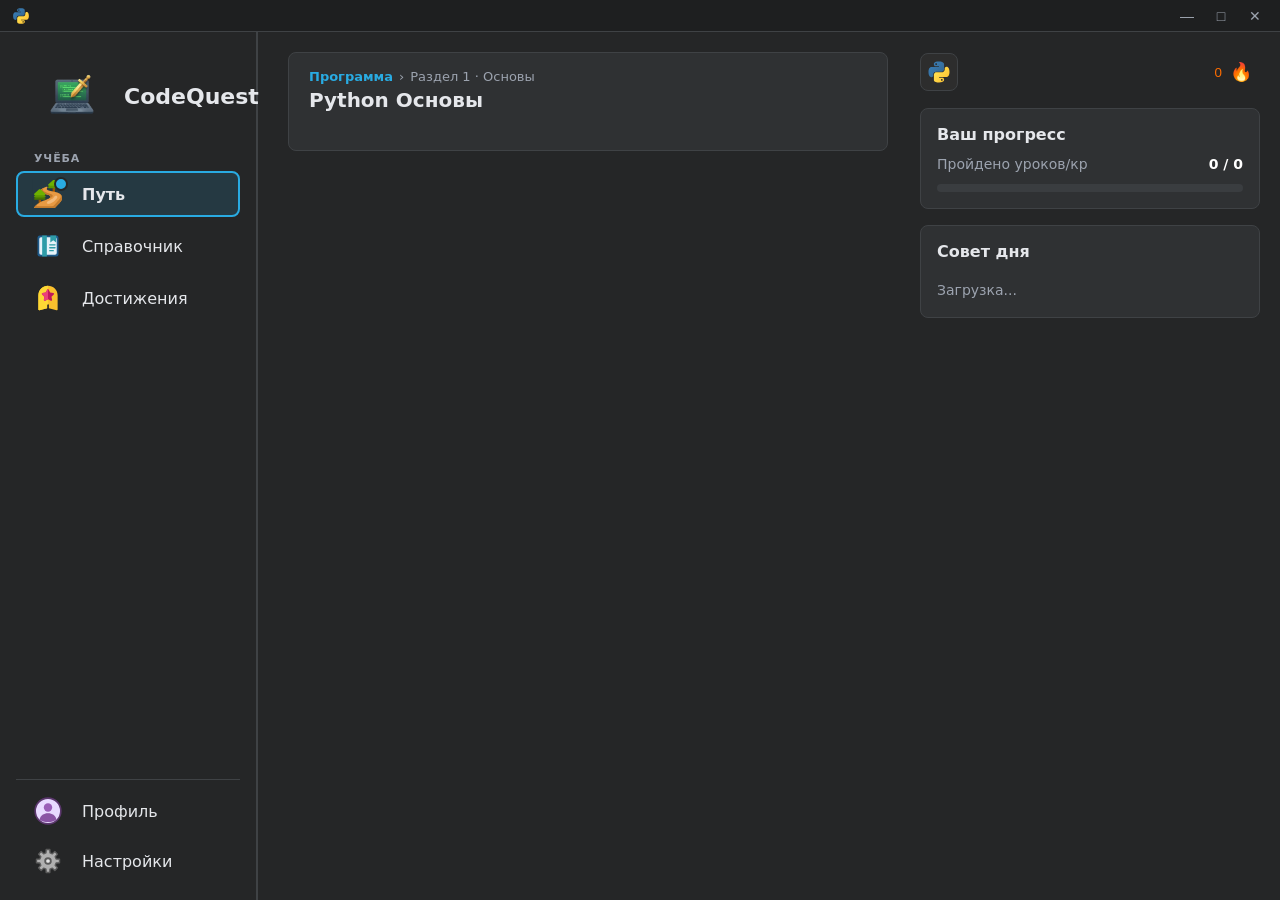
<file: web/index.html>
<!DOCTYPE html>
<html lang="ru">
<head>
  <script src="update.js"></script>
  <meta charset="utf-8">
  <title>CodeQuest</title>
  <link rel="stylesheet" href="style.css">
  <script src="i18n.js"></script>
  <script src="drag.js"></script>
  <script src="toast.js"></script>
  <style>
    .node-top, .node-icon { transition: top 0.2s cubic-bezier(0.175, 0.885, 0.32, 1.275); }
    .node:hover .node-top { top: 2px; }
    .node:hover .node-icon { top: 14px; }
    .node.pressed .node-top { top: 6px; }
    .node.pressed .node-icon { top: 18px; }
    .node-container.active-tooltip { z-index: 10 !important; }
    .node-tooltip {
      position: absolute; top: calc(100% + 12px); left: 50%;
      transform: translateX(-50%) translateY(-10px) scale(0.9);
      background: var(--bg-card); border: var(--border-primary); border-radius: 8px;
      padding: 16px; width: 220px; text-align: center; opacity: 0; visibility: hidden;
      transition: all 0.2s cubic-bezier(0.175, 0.885, 0.32, 1.275);
      box-shadow: 0 4px 15px rgba(0,0,0,0.7); pointer-events: none; -webkit-app-region: no-drag;
    }
    .node-tooltip::before {
      content: ''; position: absolute; top: -8px; left: 50%; transform: translateX(-50%);
      border-width: 0 8px 8px 8px; border-style: solid; border-color: transparent transparent var(--bg-card) transparent;
    }
    .node-tooltip.show { opacity: 1; visibility: visible; transform: translateX(-50%) translateY(0) scale(1); pointer-events: auto; }
    .node-tooltip h4 { margin: 0 0 4px 0; font-size: 14px; color: var(--text-white); white-space: normal; word-wrap: break-word; line-height: 1.3; }
    .node-tooltip .status-text { margin: 0 0 12px 0; font-size: 12px; color: var(--text-secondary); }
    .node-tooltip .btn-continue { background: var(--brand-primary); color: white; border: none; padding: 8px 12px; border-radius: 4px; cursor: pointer; font-weight: bold; width: 100%; font-family: inherit; font-size: 14px; }
    .node-tooltip .btn-continue:hover { background: var(--brand-deep); }
  </style>
</head>
<body>
<div id="app-container">
  <div class="titlebar">
    <div class="titlebar-left"><img src="icons/python.svg" class="titlebar-icon" alt="Icon"></div>
    <div class="titlebar-right">
      <button class="titlebar-btn" onclick="pywebview.api.minimize_window()">—</button>
      <button class="titlebar-btn" onclick="pywebview.api.toggle_maximize()">□</button>
      <button class="titlebar-btn btn-close" onclick="pywebview.api.close_window()">✕</button>
    </div>
  </div>

  <div class="layout">
    <aside class="sidebar-main">
      <a class="sidebar-logo" href="#">
        <img src="icons/logo.png" alt="Logo" width="80" height="80" onerror="this.style.display='none'">
        <span class="sidebar-logo-text">CodeQuest</span>
      </a>
      <nav class="sidebar-scroll">
        <section class="sidebar-group">
          <h2 class="sidebar-group-label" data-i18n="nav_learn">Учёба</h2>
          <a class="sidebar-item sidebar-item-active" href="index.html"><img src="icons/journey.svg" width="28" height="28" alt=""><span data-i18n="nav_path">Путь</span><span class="sidebar-dot"></span></a>
          <a class="sidebar-item" href="cheatsheet.html"><img src="icons/sprav.svg" width="28" height="28" alt=""><span data-i18n="nav_cheatsheet">Справочник</span></a>
          <a class="sidebar-item" href="achievements.html"><img src="icons/achievement.svg" width="28" height="28" alt=""><span data-i18n="nav_achievements">Достижения</span></a>
        </section>
      </nav>
      <div class="sidebar-footer">
        <a class="sidebar-item" href="profile.html"><img src="icons/profile.svg" width="28" height="28" alt=""><span data-i18n="nav_profile">Профиль</span></a>
        <a class="sidebar-item" href="settings.html"><img src="icons/settings.svg" width="28" height="28" alt=""><span data-i18n="nav_settings">Настройки</span></a>
      </div>
    </aside>

    <main class="main">
      <header class="main-header" id="main-header">
        <div class="main-header-text">
          <nav class="breadcrumbs"><a href="#" class="breadcrumbs-link" data-i18n="breadcrumb_program">Программа</a><span class="breadcrumbs-sep">›</span><span class="breadcrumbs-current" id="breadcrumb-chapter" data-i18n="breadcrumb_section">Раздел 1 · Основы</span></nav>
          <h1 class="main-title" id="main-title" data-i18n="title_main">Python Основы</h1>
          <div class="main-subtitle" id="header-lesson"></div>
        </div>
      </header>
      <div class="main-body" id="map-container" style="position: relative;"></div>
    </main>

    <aside class="right-panel">
      <div class="stats-bar" style="display: flex; align-items: center; gap: 12px;">
        <!-- ПЕРЕКЛЮЧАТЕЛЬ ЯЗЫКОВ -->
        <div class="lang-selector" id="lang-selector">
          <button class="lang-trigger" id="lang-trigger">
            <img src="icons/python.svg" alt="Python" onerror="this.style.display='none'">
          </button>

          <div class="lang-menu" id="lang-menu">
            <div class="lang-item" onclick="changeLanguage('python', 'icons/python.svg')">
              <img src="icons/python.svg" alt="Python" onerror="this.style.display='none'">
              <div class="lang-bubble"><h4>Python</h4></div>
            </div>
            <div class="lang-item" onclick="changeLanguage('java', 'icons/java.svg')">
              <img src="icons/java.svg" alt="Java" onerror="this.style.display='none'">
              <div class="lang-bubble"><h4>Java</h4></div>
            </div>
            <div class="lang-item" onclick="changeLanguage('cpp', 'icons/cplusplus.svg')">
              <img src="icons/cplusplus.svg" alt="C++" onerror="this.style.display='none'">
              <div class="lang-bubble"><h4>C++</h4></div>
            </div>
            <div class="lang-item" onclick="changeLanguage('c', 'icons/c.svg')">
              <img src="icons/c.svg" alt="C" onerror="this.style.display='none'">
              <div class="lang-bubble"><h4>C</h4></div>
            </div>
            <div class="lang-item" onclick="changeLanguage('javascript', 'icons/javascript.svg')">
              <img src="icons/javascript.svg" alt="JavaScript" onerror="this.style.display='none'">
              <div class="lang-bubble"><h4>JavaScript</h4></div>
            </div>
            <div class="lang-item" onclick="changeLanguage('html', 'icons/html.svg')">
              <img src="icons/html.svg" alt="HTML" onerror="this.style.display='none'">
              <div class="lang-bubble"><h4>HTML</h4></div>
            </div>
            <div class="lang-item" onclick="changeLanguage('css', 'icons/css.svg')">
              <img src="icons/css.svg" alt="CSS" onerror="this.style.display='none'">
              <div class="lang-bubble"><h4>CSS</h4></div>
            </div>
            <div class="lang-item" onclick="changeLanguage('prog', 'icons/prog.svg')">
              <img src="icons/prog.svg" alt="General Code" onerror="this.style.display='none'">
              <div class="lang-bubble"><h4>General Code</h4></div>
            </div>
          </div>
        </div>

        <!-- Огонек -->
        <button class="stat-item stat-streak" id="streak-widget">
          <span class="stat-val" id="streak-count">0</span>
          <span id="streak-icon" style="font-size: 18px;">🔥</span>
        </button>
      </div>

      <div class="widget" style="display: flex; flex-direction: column; gap: 12px;">
        <h3 style="margin: 0; font-size: 16px; font-weight: bold;" data-i18n="progress_title">Ваш прогресс</h3>
        <div style="display: flex; justify-content: space-between; font-size: 14px; color: var(--text-secondary);">
          <span data-i18n="progress_lessons">Пройдено уроков/кр</span>
          <span id="progress-text" style="font-weight: bold; color: #fff;">0 / 0</span>
        </div>
        <div class="progress" style="height: 8px;"><div class="progress-fill" id="progress-bar" style="width: 0%; background: var(--product-xp-color);"></div></div>
        <button id="continue-btn" class="btn btn-run" style="width: 100%; justify-content: center; margin-top: 8px; display: none;" onclick="continueLearning()"><span data-i18n="btn_continue">▶ Продолжить</span></button>
      </div>
      <div class="widget">
        <h3 style="margin: 0 0 8px 0; font-size: 16px; font-weight: bold;" data-i18n="tip_title">Совет дня</h3>
        <p id="tip-text" style="margin: 0; font-size: 14px; color: var(--text-secondary); line-height: 1.4;">Загрузка...</p>
      </div>
    </aside>
  </div>
</div>

<script>
  // --- ЛОГИКА ВЫПАДАЮЩЕГО МЕНЮ ЯЗЫКОВ ---
  document.addEventListener('DOMContentLoaded', () => {
    const langTrigger = document.getElementById('lang-trigger');
    const langMenu = document.getElementById('lang-menu');

    if (langTrigger && langMenu) {
      langTrigger.addEventListener('click', (e) => {
        e.stopPropagation();
        langMenu.classList.toggle('open');
      });

      document.addEventListener('click', () => {
        langMenu.classList.remove('open');
      });
    }
  });

  async function changeLanguage(langCode, iconSrc) {
    const langTriggerImg = document.querySelector('#lang-trigger img');
    if (langTriggerImg) langTriggerImg.src = iconSrc;

    const titlebarIcon = document.querySelector('.titlebar-icon');
    if (titlebarIcon) titlebarIcon.src = iconSrc;

    const langMenu = document.getElementById('lang-menu');
    if (langMenu) langMenu.classList.remove('open');

    const res = await pywebview.api.set_active_lang(langCode);
    if (res && res.success) {
      // Карта другого курса имеет другую геометрию: сохранённый скролл
      // предыдущего языка уводит в пустоту, поэтому сбрасываем его.
      localStorage.removeItem('mapScrollY');
      window.location.reload();
    } else {
      showToast("Ошибка при смене языка", "error");
    }
  }

  // --- ОСНОВНАЯ ЛОГИКА ---
  let allNodes = [], mapDiv = document.getElementById('map-container'), currentLessonLink = null;

  window.addEventListener('pywebviewready', async () => {
    await applyLanguage();

    await checkForUpdatesAndShowBanner();

    // --- Проверка обновлений ---
    try {
      const updateInfo = await pywebview.api.check_updates();
      if (updateInfo && updateInfo.update_available) {
        showToast(
                `Доступно обновление: v${updateInfo.version}!`,
                'success',
                'Нажмите, чтобы скачать с GitHub',
                ''
        );
        // Делаем тост кликабельным
        setTimeout(() => {
          const toasts = document.querySelectorAll('#toast-container .toast');
          if (toasts.length > 0) {
            const lastToast = toasts[toasts.length - 1];
            lastToast.style.cursor = 'pointer';
            lastToast.onclick = () => {
              pywebview.api.open_url(updateInfo.url);
              lastToast.remove();
            };
          }
        }, 100);
      }
    } catch (e) {
      console.log("Ошибка проверки обновлений:", e);
    }

    const savedProgress = await pywebview.api.load_data();

    // Применяем тему (если выбрана светлая)
    if (savedProgress.settings_app_theme === 'light') {
      document.body.classList.add('light-theme');
    }

    const activeLang = await pywebview.api.get_active_lang();
    const langIcons = {
      "python": "icons/python.svg", "java": "icons/java.svg", "cpp": "icons/cplusplus.svg",
      "c": "icons/c.svg", "javascript": "icons/javascript.svg", "html": "icons/html.svg",
      "css": "icons/css.svg", "prog": "icons/prog.svg"
    };
    const activeIcon = langIcons[activeLang] || "icons/python.svg";
    document.querySelector('#lang-trigger img').src = activeIcon;
    document.querySelector('.titlebar-icon').src = activeIcon;


    // Заголовок страницы показывал «Python Основы» даже для Java/C++.
    const langNames = {
      "python": "Python", "java": "Java", "cpp": "C++", "c": "C",
      "javascript": "JavaScript", "html": "HTML", "css": "CSS", "prog": "General Code"
    };
    const mainTitle = document.getElementById('main-title');
    if (mainTitle) {
      const langName = langNames[activeLang] || "Python";
      mainTitle.textContent = savedProgress.settings_lang === 'en'
        ? `${langName} Basics`
        : `${langName} Основы`;
      mainTitle.removeAttribute('data-i18n');
    }

    // --- Совет дня ---
    const tips = {
      ru: [
        "В Python можно менять значения переменных местами одной строкой: a, b = b, a",
        "Используйте f-строки для форматирования: f'Привет, {name}!'",
        "Функция enumerate() возвращает и индекс, и значение элемента списка.",
        "Списки можно складывать: [1, 2] + [3, 4] = [1, 2, 3, 4]",
        "Не забывайте про отступы — в Python они являются частью синтаксиса!",
        "Срезы (slices) могут менять список: nums[1:3] = [10, 20].",
        "Кортежи (tuple) неизменяемы, их можно использовать как ключи в словарях.",
        "Конструкция with автоматически закрывает файл, даже если произошла ошибка.",
        "Функция zip() позволяет идти по двум спискам одновременно: for x, y in zip(list1, list2).",
        "В Python есть тернарный оператор: result = 'Да' if x > 0 else 'Нет'.",
        "Используйте any() и all() для быстрой проверки списка на условия.",
        "Словари можно объединять оператором | (с версии Python 3.9): dict1 | dict2.",
        "Моржовый оператор (:=) позволяет присвоить значение и сразу проверить его в if.",
        "Аннотации типов (def func(a: int) -> str:) не влияют на работу, но помогают IDE.",
        "Конструкция if __name__ == '__main__': нужна, чтобы код запускался только при прямом вызове.",
        "collections.Counter — лучший способ быстро посчитать количество элементов в списке.",
        "Списковые включения (list comprehensions) работают быстрее, чем обычный цикл for.",
        "Строки в Python неизменяемы. Для сборки строк лучше использовать list и ''.join(list).",
        "*args и **kwargs позволяют передавать в функцию любое количество аргументов.",
        "Встроенная функция dir() покажет все доступные методы и атрибуты объекта."
      ],
      en: [
        "You can swap variables in one line: a, b = b, a",
        "Use f-strings for formatting: f'Hello, {name}!'",
        "The enumerate() function returns both index and value.",
        "Lists can be concatenated: [1, 2] + [3, 4] = [1, 2, 3, 4]",
        "Don't forget indentation — it's part of Python syntax!",
        "Slices can modify lists: nums[1:3] = [10, 20].",
        "Tuples are immutable and can be used as dictionary keys.",
        "The with statement automatically closes files, even on error.",
        "The zip() function lets you iterate over two lists at once.",
        "Python has a ternary operator: result = 'Yes' if x > 0 else 'No'.",
        "Use any() and all() for quick list condition checks.",
        "Dictionaries can be merged with the | operator (Python 3.9+).",
        "The walrus operator (:=) assigns and checks a value in one go.",
        "Type hints (def func(a: int) -> str:) don't affect runtime but help IDEs.",
        "The if __name__ == '__main__': block runs code only when executed directly.",
        "collections.Counter is the best way to count items in a list.",
        "List comprehensions are faster than standard for loops.",
        "Strings are immutable. Use list and ''.join(list) for efficient concatenation.",
        "*args and **kwargs allow passing a variable number of arguments.",
        "The built-in dir() function shows all methods and attributes of an object."
      ]
    };
    const currentLang = savedProgress.settings_lang || 'ru';
    const tipsArray = tips[currentLang] || tips['ru'];

    const now = new Date();
    const start = new Date(now.getFullYear(), 0, 0);
    const diff = now - start;
    const oneDay = 1000 * 60 * 60 * 24;
    const dayOfYear = Math.floor(diff / oneDay);
    const tipIndex = dayOfYear % tipsArray.length;

    document.getElementById('tip-text').textContent = tipsArray[tipIndex];

    try {
      const chapters = await pywebview.api.get_roadmap();
      const fontSize = savedProgress.settings_font_size || 15;
      document.documentElement.style.setProperty('--editor-font-size', fontSize + 'px');
      mapDiv.innerHTML = '';
      let lessonCounter = 1, sequence = [];
      const lang = savedProgress.settings_lang || 'ru';

      chapters.forEach(ch => { ch.lessons.forEach(l => sequence.push({ type: 'lesson', data: l, chapterId: ch.id })); sequence.push({ type: 'trophy', data: ch.trophy, chapterId: ch.id }); });
      const isDevMode = await pywebview.api.get_dev_mode();
      let currentUnlocked = false;

      sequence.forEach((item) => {
        let id = item.type === 'lesson' ? item.data.id : `trophy_${item.chapterId}`;
        let savedStatus = savedProgress[`${activeLang}_status_${id}`];

        if (savedStatus === 'done') {
          item.data.status = 'done';
        } else if (isDevMode) {
          item.data.status = 'current';
        } else if (!currentUnlocked) {
          item.data.status = 'current';
          currentUnlocked = true;
        } else {
          item.data.status = 'locked';
        }
      });

      chapters.forEach((chapter) => {
        const chapterDiv = document.createElement('div');
        chapterDiv.className = 'chapter';
        const chapterTitle = typeof chapter.title === 'object' ? (chapter.title[lang] || chapter.title['ru']) : chapter.title;
        chapterDiv.innerHTML = `<div class="chapter-title"><span class="chapter-title-line"></span><p>${chapterTitle}</p><span class="chapter-title-line"></span></div><div class="chapter-body"></div>`;
        chapterDiv.dataset.chapterId = chapter.id;
        chapterDiv.dataset.chapterTitle = chapterTitle;
        const bodyDiv = chapterDiv.querySelector('.chapter-body');

        chapter.lessons.forEach((lesson) => {
          const seqItem = sequence.find(s => s.type === 'lesson' && s.data.id === lesson.id);
          lesson.status = seqItem.data.status;
          const type = allNodes.length % 4, marginClass = type === 1 ? 'node-right' : (type === 3 ? 'node-left' : '');
          const nodeContainer = document.createElement('div');
          nodeContainer.className = `node-container ${marginClass}`;
          nodeContainer.id = `node-${lesson.id}`;
          let base, shadow, top, icon;
          if (lesson.status === 'done') { base = 'hex-done-base-white.svg'; shadow = 'hex-done-shadow-white.svg'; top = 'hex-done-top-white.svg'; icon = 'lesson-done-white.svg'; }
          else if (lesson.status === 'current') { base = 'hex-active-base-white.svg'; shadow = 'hex-active-shadow-white.svg'; top = 'hex-active-top-white.svg'; icon = 'lesson-all.svg'; }
          else { base = 'hex-closed-base-white.svg'; shadow = 'hex-closed-shadow-white.svg'; top = 'hex-closed-top-white.svg'; icon = 'lesson-all.svg'; }

          const isDone = lesson.status === 'done', statusText = lang === 'en' ? (isDone ? 'Lesson completed!' : 'Lesson not passed') : (isDone ? 'Вы прошли урок!' : 'Урок не пройден');
          const lTitle = typeof lesson.title === 'object' ? (lesson.title[lang] || lesson.title['ru']) : lesson.title;
          const linkHref = lesson.status !== 'locked' ? (lesson.type === 'book' ? `book.html?id=${lesson.id}` : `lesson.html?id=${lesson.id}`) : '#';

          nodeContainer.innerHTML = `
              <a class="node ${lesson.status === 'locked' ? 'locked' : ''}" href="${linkHref}">
                <img class="node-base" src="icons/${base}" alt=""><img class="node-shadow" src="icons/${shadow}" alt=""><img class="node-top" src="icons/${top}" alt=""><img class="node-icon" src="icons/${icon}" alt="">
              </a>
              <div class="node-tooltip">
                  <h4>${lang === 'en' ? 'Lesson' : 'Урок'} ${lessonCounter}: ${lTitle || '...'}</h4>
                  <p class="status-text">${statusText}</p>
                  <button class="btn-continue" onclick="window.location.href='${linkHref}'">${lang === 'en' ? 'Continue' : 'Продолжить'}</button>
              </div>`;
          nodeContainer.dataset.lessonNumber = lessonCounter;
          nodeContainer.dataset.lessonTitle = lTitle || '';
          nodeContainer.dataset.status = lesson.status;
          nodeContainer.dataset.kind = 'lesson';
          lessonCounter++; bodyDiv.appendChild(nodeContainer); allNodes.push(nodeContainer);
        });

        const seqItem = sequence.find(s => s.type === 'trophy' && s.chapterId === chapter.id);
        chapter.trophy.status = seqItem.data.status;
        const type = allNodes.length % 4, marginClass = type === 1 ? 'node-right' : (type === 3 ? 'node-left' : '');
        const trophyContainer = document.createElement('div');
        trophyContainer.className = `node-container ${marginClass}`;
        trophyContainer.id = `node-trophy-${chapter.id}`;
        let tBase = chapter.trophy.status === 'done' ? 'hex-done-base-white.svg' : (chapter.trophy.status === 'current' ? 'hex-active-base-white.svg' : 'hex-closed-base-white.svg');
        let tShadow = chapter.trophy.status === 'done' ? 'hex-done-shadow-white.svg' : (chapter.trophy.status === 'current' ? 'hex-active-shadow-white.svg' : 'hex-closed-shadow-white.svg');
        let tTop = chapter.trophy.status === 'done' ? 'hex-done-top-white.svg' : (chapter.trophy.status === 'current' ? 'hex-active-top-white.svg' : 'hex-closed-top-white.svg');
        let tIcon = chapter.trophy.status === 'done' ? 'lesson-trophy-done-white.svg' : 'lesson-trophy.svg';
        const isTDone = chapter.trophy.status === 'done', tStatusText = lang === 'en' ? (isTDone ? 'Quiz passed!' : 'Quiz not passed') : (isTDone ? 'Вы сдали контрольную!' : 'Контрольная не сдана');

        trophyContainer.innerHTML = `
            <a class="node ${chapter.trophy.status === 'locked' ? 'locked' : ''}" href="${chapter.trophy.status !== 'locked' ? `trophy.html?id=${chapter.id}` : '#'}">
              <img class="node-base" src="icons/${tBase}" alt=""><img class="node-shadow" src="icons/${tShadow}" alt=""><img class="node-top" src="icons/${tTop}" alt=""><img class="node-icon" src="icons/${tIcon}" alt="">
            </a>
            <div class="node-tooltip">
                <h4>${lang === 'en' ? 'Quiz' : 'Контрольная'}: ${chapterTitle}</h4>
                <p class="status-text">${tStatusText}</p>
                <button class="btn-continue" onclick="window.location.href='trophy.html?id=${chapter.id}'">${lang === 'en' ? 'Continue' : 'Продолжить'}</button>
            </div>`;
        bodyDiv.appendChild(trophyContainer); allNodes.push(trophyContainer);
        trophyContainer.dataset.kind = 'trophy';
        trophyContainer.dataset.status = chapter.trophy.status;
        trophyContainer.dataset.chapterTitle = chapterTitle;
        mapDiv.appendChild(chapterDiv);
      });

      bindHeaderSync(lang);

      await updateStreakUI(); drawLines();
      let totalLessons = sequence.length, doneLessons = sequence.filter(s => s.data.status === 'done').length;
      document.getElementById('progress-text').textContent = `${doneLessons} / ${totalLessons}`;
      document.getElementById('progress-bar').style.width = `${totalLessons ? (doneLessons / totalLessons) * 100 : 0}%`;
      const currentLessonNode = sequence.find(s => s.data.status === 'current');
      if (currentLessonNode) {
        currentLessonLink = currentLessonNode.type === 'trophy' ? `trophy.html?id=${currentLessonNode.chapterId}` : (currentLessonNode.data.type === 'book' ? `book.html?id=${currentLessonNode.data.id}` : `lesson.html?id=${currentLessonNode.data.id}`);
        document.getElementById('continue-btn').style.display = 'flex';
      }
      const savedScroll = localStorage.getItem('mapScrollY');
      if (savedScroll) {
        const mainEl = document.querySelector('.main');
        if (mainEl) {
          mainEl.scrollTop = parseInt(savedScroll);
          setTimeout(() => { mainEl.scrollTop = parseInt(savedScroll); }, 100);
          setTimeout(() => { mainEl.scrollTop = parseInt(savedScroll); }, 300);
        }
      }
    } catch (e) { console.error("Ошибка загрузки меню:", e); }
  });

  document.addEventListener('click', function(e) {
    const nodeLink = e.target.closest('.node');
    if (e.target.classList.contains('btn-continue')) return;
    document.querySelectorAll('.node').forEach(n => n.classList.remove('pressed'));
    document.querySelectorAll('.node-container').forEach(c => c.classList.remove('active-tooltip'));
    document.querySelectorAll('.node-tooltip').forEach(t => t.classList.remove('show'));
    if (nodeLink) {
      e.preventDefault(); if (nodeLink.classList.contains('locked')) return;
      nodeLink.classList.add('pressed');
      const container = nodeLink.closest('.node-container'); if (container) container.classList.add('active-tooltip');
      const tooltip = nodeLink.nextElementSibling; if (tooltip && tooltip.classList.contains('node-tooltip')) tooltip.classList.add('show');
    }
  });

  function continueLearning() { if (currentLessonLink) window.location.href = currentLessonLink; }

  // Шапка прилипает к верху и подсказывает, где мы: главу — по прокрутке,
  // конкретный урок — по наведению/фокусу на узле.
  function bindHeaderSync(lang) {
    const mainEl = document.querySelector('.main');
    const headerLesson = document.getElementById('header-lesson');
    const chapterLabel = document.getElementById('breadcrumb-chapter');
    const chapters = [...mapDiv.querySelectorAll('.chapter')];
    if (!mainEl || !headerLesson || !chapters.length) return;

    const t = (ru, en) => (lang === 'en' ? en : ru);

    const showChapter = (chapterEl) => {
      if (!chapterEl || !chapterLabel) return;
      chapterLabel.textContent = chapterEl.dataset.chapterTitle || '';
      chapterLabel.removeAttribute('data-i18n');
    };

    const lessonText = (node, note) => {
      const status = node.dataset.status;
      let iconName = 'status-locked.svg';
      if (status === 'done') iconName = 'status-done.svg';
      else if (status === 'current') iconName = 'status-current.svg';

      const mark = `<img src="icons/${iconName}" class="status-icon" alt="">`;
      let text;
      if (node.dataset.kind === 'trophy') {
        text = `${mark} ${t('Контрольная', 'Quiz')}: ${node.dataset.chapterTitle || ''}`;
      } else {
        const chapterName = node.closest('.chapter')?.dataset.chapterTitle;
        const where = chapterName ? ` · ${chapterName}` : '';
        text = `${mark} ${t('Урок', 'Lesson')} ${node.dataset.lessonNumber || ''}: ${node.dataset.lessonTitle || ''}${where}`;
      }
      const suffix = note ? ` · ${note}` : '';
      return `<strong>${text}</strong>${suffix}`;
    };

    const showLesson = (node) => {
      if (!node) return; // Больше не сбрасываем на "Вы здесь"
      const chapterEl = node.closest('.chapter');
      if (chapterEl) showChapter(chapterEl);
      headerLesson.innerHTML = lessonText(node);
    };

    const updateChapterFromScroll = () => {
      const headerBottom = (document.getElementById('main-header')?.offsetHeight || 0) + 24;
      let active = chapters[0];
      for (const ch of chapters) {
        if (ch.getBoundingClientRect().top - headerBottom <= 0) active = ch;
      }
      showChapter(active);
    };

    mainEl.addEventListener('scroll', updateChapterFromScroll, { passive: true });
    updateChapterFromScroll();

    // Изначально шапка пустая, ничего не выводим
    headerLesson.innerHTML = '';

    mapDiv.querySelectorAll('.node-container').forEach(node => {
      node.addEventListener('click', () => showLesson(node));
      node.addEventListener('focusin', () => showLesson(node));
    });
  }

  async function updateStreakUI() {
    try {
      const status = await pywebview.api.get_streak_status();
      document.getElementById('streak-count').textContent = status.streak;
      const icon = document.getElementById('streak-icon'), widget = document.getElementById('streak-widget');
      if (status.frozen) { icon.style.filter = 'hue-rotate(180deg)'; widget.style.opacity = '1'; widget.title = t('streak_frozen_hint'); }
      else if (status.streak > 0) { icon.style.filter = 'none'; widget.style.opacity = '1'; widget.title = ''; }
      else { icon.style.filter = 'grayscale(100%)'; widget.style.opacity = '0.5'; widget.title = ''; }
    } catch(e) {}
  }

  function drawLines() {
    const oldSvg = mapDiv.querySelector('svg'); if (oldSvg) oldSvg.remove();
    const svgNS = "http://www.w3.org/2000/svg", svg = document.createElementNS(svgNS, "svg");
    svg.setAttribute("style", "position:absolute; top:0; left:0; width:100%; height:100%; pointer-events:none; z-index:1;");
    mapDiv.insertBefore(svg, mapDiv.firstChild);
    // offsetLeft/offsetTop считаются от padding-края mapDiv (position: relative)
    // и не зависят от прокрутки .main, поэтому линии не «отстают» при скролле.
    const center = (node) => ({ x: node.offsetLeft + node.offsetWidth / 2, y: node.offsetTop + node.offsetHeight / 2 });
    for (let i = 1; i < allNodes.length; i++) {
      const prevNode = allNodes[i - 1], currNode = allNodes[i], prevChapter = prevNode.closest('.chapter'), currChapter = currNode.closest('.chapter');
      if (prevChapter !== currChapter) continue;
      const p1 = center(prevNode), p2 = center(currNode);
      const x1 = p1.x, y1 = p1.y, x2 = p2.x, y2 = p2.y;
      const yMid = (y1 + y2) / 2, path = document.createElementNS(svgNS, "path");
      path.setAttribute("d", `M ${x1} ${y1} C ${x1} ${yMid}, ${x2} ${yMid}, ${x2} ${y2}`);
      path.setAttribute("stroke-width", "6"); path.setAttribute("fill", "none");
      const prevIconSrc = prevNode.querySelector('.node-icon').src;
      if (prevIconSrc.includes('done')) path.setAttribute("stroke", "#094c1a");
      else { path.setAttribute("stroke", "#3f4245"); path.setAttribute("stroke-dasharray", "8,8"); }
      svg.appendChild(path);
    }
  }

  const mainScrollContainer = document.querySelector('.main');
  if (mainScrollContainer) {
    mainScrollContainer.addEventListener('scroll', () => {
      localStorage.setItem('mapScrollY', mainScrollContainer.scrollTop);
    });
  }

  const observer = new ResizeObserver(() => requestAnimationFrame(drawLines));
  observer.observe(mapDiv); window.addEventListener('resize', () => requestAnimationFrame(drawLines));
</script>
</body>
</html>
</file>
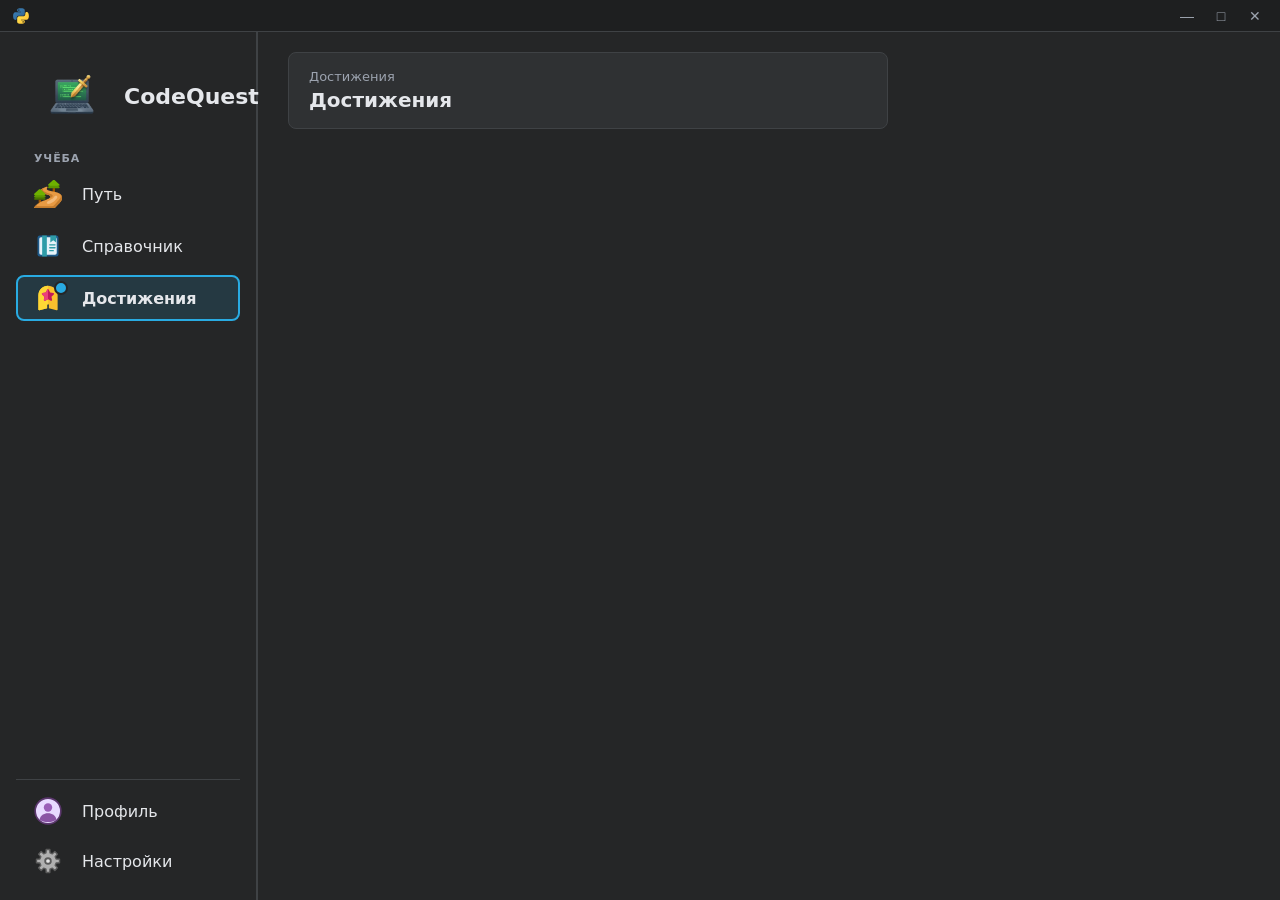
<file: web/achievements.html>
<!DOCTYPE html>
<html lang="ru">
<head>
    <script src="update.js"></script>
    <meta charset="utf-8">
    <title>Достижения - CodeQuest</title>
    <link rel="stylesheet" href="style.css">
    <script src="i18n.js"></script>
    <script src="drag.js"></script>
    <style>
        .ach-grid { display: grid; grid-template-columns: repeat(auto-fill, minmax(280px, 1fr)); gap: 20px; margin-top: 20px; }
        .ach-card {
            background: var(--bg-card); border: var(--border-primary); border-radius: 8px; padding: 24px;
            display: flex; flex-direction: column; align-items: center; text-align: center; gap: 12px; transition: all 0.3s;
        }
        .ach-card.locked { opacity: 0.4; filter: grayscale(100%); }
        .ach-icon-box {
            width: 80px; height: 80px; border-radius: 50%; background: var(--bg-code-secondary);
            display: flex; align-items: center; justify-content: center;
            border: 2px solid var(--border-color); margin-bottom: 8px;
        }
        .ach-icon { width: 48px; height: 48px; object-fit: contain; }
        .ach-card.unlocked .ach-icon-box { border-color: var(--brand-bright); box-shadow: 0 0 15px rgba(41, 171, 226, 0.3); }
        .ach-title { font-size: 18px; font-weight: bold; margin: 0; color: var(--text-primary); }
        .ach-desc { font-size: 14px; color: var(--text-secondary); margin: 0; line-height: 1.4; }
        .ach-status { font-size: 12px; font-weight: bold; margin-top: 8px; padding: 6px 12px; border-radius: 12px; }
        .ach-card.unlocked .ach-status { background: rgba(34, 197, 94, 0.2); color: #22c55e; }
        .ach-card.locked .ach-status { background: rgba(255,255,255,0.1); color: var(--text-secondary); }
        .ach-section { margin-top: 32px; }
        .ach-section-head { display: flex; align-items: center; gap: 12px; margin-bottom: 4px; }
        .ach-section-title { font-size: 20px; font-weight: bold; margin: 0; color: var(--text-white); }
        .ach-section-count { font-size: 13px; color: var(--text-secondary); background: var(--bg-code-secondary); padding: 4px 10px; border-radius: 10px; }
        .ach-section-sub { margin: 0; font-size: 14px; color: var(--text-secondary); }
        .ach-empty { color: var(--text-secondary); margin-top: 20px; }
    </style>
</head>
<body>
<div id="app-container">
    <div class="titlebar">
        <div class="titlebar-left"><img src="icons/python.svg" class="titlebar-icon" alt="Icon"></div>
        <div class="titlebar-right">
            <button class="titlebar-btn" onclick="pywebview.api.minimize_window()">—</button>
            <button class="titlebar-btn" onclick="pywebview.api.toggle_maximize()">□</button>
            <button class="titlebar-btn btn-close" onclick="pywebview.api.close_window()">✕</button>
        </div>
    </div>

    <div class="layout">
        <aside class="sidebar-main">
            <a class="sidebar-logo" href="index.html">
                <img src="icons/logo.png" alt="Logo" width="80" height="80" onerror="this.style.display='none'">
                <span class="sidebar-logo-text">CodeQuest</span>
            </a>
            <nav class="sidebar-scroll">
                <section class="sidebar-group">
                    <h2 class="sidebar-group-label" data-i18n="nav_learn">Учёба</h2>
                    <a class="sidebar-item" href="index.html"><img src="icons/journey.svg" width="28" height="28" alt=""><span data-i18n="nav_path">Путь</span></a>
                    <a class="sidebar-item" href="cheatsheet.html"><img src="icons/sprav.svg" width="28" height="28" alt=""><span data-i18n="nav_cheatsheet">Справочник</span></a>
                    <a class="sidebar-item sidebar-item-active" href="achievements.html"><img src="icons/achievement.svg" width="28" height="28" alt=""><span data-i18n="nav_achievements">Достижения</span><span class="sidebar-dot"></span></a>
                </section>
            </nav>
            <div class="sidebar-footer">
                <a class="sidebar-item" href="profile.html"><img src="icons/profile.svg" width="28" height="28" alt=""><span data-i18n="nav_profile">Профиль</span></a>
                <a class="sidebar-item" href="settings.html"><img src="icons/settings.svg" width="28" height="28" alt=""><span data-i18n="nav_settings">Настройки</span></a>
            </div>
        </aside>

        <main class="main" style="overflow-y: auto;">
            <header class="main-header">
                <div class="main-header-text">
                    <nav class="breadcrumbs"><span class="breadcrumbs-current" data-i18n="nav_achievements">Достижения</span></nav>
                    <h1 class="main-title" data-i18n="nav_achievements">Достижения</h1>
                </div>
            </header>
            <div class="main-body" id="ach-container"></div>
        </main>
        <aside class="right-panel"></aside>
    </div>
</div>

<script>
    function achCard(a, isUnlocked) {
        return `
        <div class="ach-card ${isUnlocked ? 'unlocked' : 'locked'}">
            <div class="ach-icon-box">
                <img src="icons/${a.icon}" class="ach-icon" onerror="this.src='icons/lesson-all.svg'">
            </div>
            <h3 class="ach-title" data-i18n="${a.id}">${a.id}</h3>
            <p class="ach-desc" data-i18n="${a.id}_desc">${a.id}_desc</p>
            <span class="ach-status" data-i18n="${isUnlocked ? 'ach_unlocked' : 'ach_locked'}">${isUnlocked ? 'Получено' : 'Не получено'}</span>
        </div>`;
    }

    function section(titleKey, subtitle, items, unlocked, emptyKey) {
        if (!items || items.length === 0) {
            return `<section class="ach-section">
                <div class="ach-section-head"><h2 class="ach-section-title" data-i18n="${titleKey}">${titleKey}</h2></div>
                <p class="ach-empty" data-i18n="${emptyKey}">${emptyKey}</p>
            </section>`;
        }
        const got = items.filter(a => unlocked.includes(a.id)).length;
        return `<section class="ach-section">
            <div class="ach-section-head">
                <h2 class="ach-section-title" data-i18n="${titleKey}">${titleKey}</h2>
                <span class="ach-section-count">${got} / ${items.length}</span>
            </div>
            <p class="ach-section-sub">${subtitle}</p>
            <div class="ach-grid">${items.map(a => achCard(a, unlocked.includes(a.id))).join('')}</div>
        </section>`;
    }

    window.addEventListener('pywebviewready', async () => {
        await applyLanguage();

        const data = await pywebview.api.load_data();
        if (data.settings_app_theme === 'light') {
            document.body.classList.add('light-theme');
        }

        const activeLang = await pywebview.api.get_active_lang();
        const langIcons = {
            "python": "icons/python.svg", "java": "icons/java.svg", "cpp": "icons/cplusplus.svg",
            "c": "icons/c.svg", "javascript": "icons/javascript.svg", "html": "icons/html.svg",
            "css": "icons/css.svg", "prog": "icons/prog.svg"
        };
        document.querySelector('.titlebar-icon').src = langIcons[activeLang] || "icons/python.svg";

        // Каталог и уже выданные награды приходят с бэкенда: списки не дублируются в JS.
        const catalog = await pywebview.api.get_achievement_catalog();
        const unlocked = await pywebview.api.get_unlocked_achievements();
        const langStats = await pywebview.api.get_lang_stats();

        const container = document.getElementById('ach-container');
        const langTitle = `${t('ach_section_lang')}: ${catalog.lang_name}`;
        const langSub = `${t('ach_progress_prefix')}: ${langStats.lessons_done} / ${langStats.lessons_total}` +
            ` · ${t('stats_trophies')}: ${langStats.trophies_done} / ${langStats.trophies_total}`;

        container.innerHTML =
            section('ach_section_lang', langSub, catalog.lang_achievements, unlocked.lang || [], 'ach_empty_lang') +
            section('ach_section_global', t('ach_section_global_sub'), catalog.global_achievements, unlocked.global || [], 'ach_empty_global');

        // Название секции языка зависит от активного курса — подставляем вручную.
        const langHeader = container.querySelector('.ach-section-title');
        if (langHeader) langHeader.textContent = langTitle;

        await applyLanguage();
        if (langHeader) langHeader.textContent = langTitle;
    });
</script>
</body>
</html>
</file>
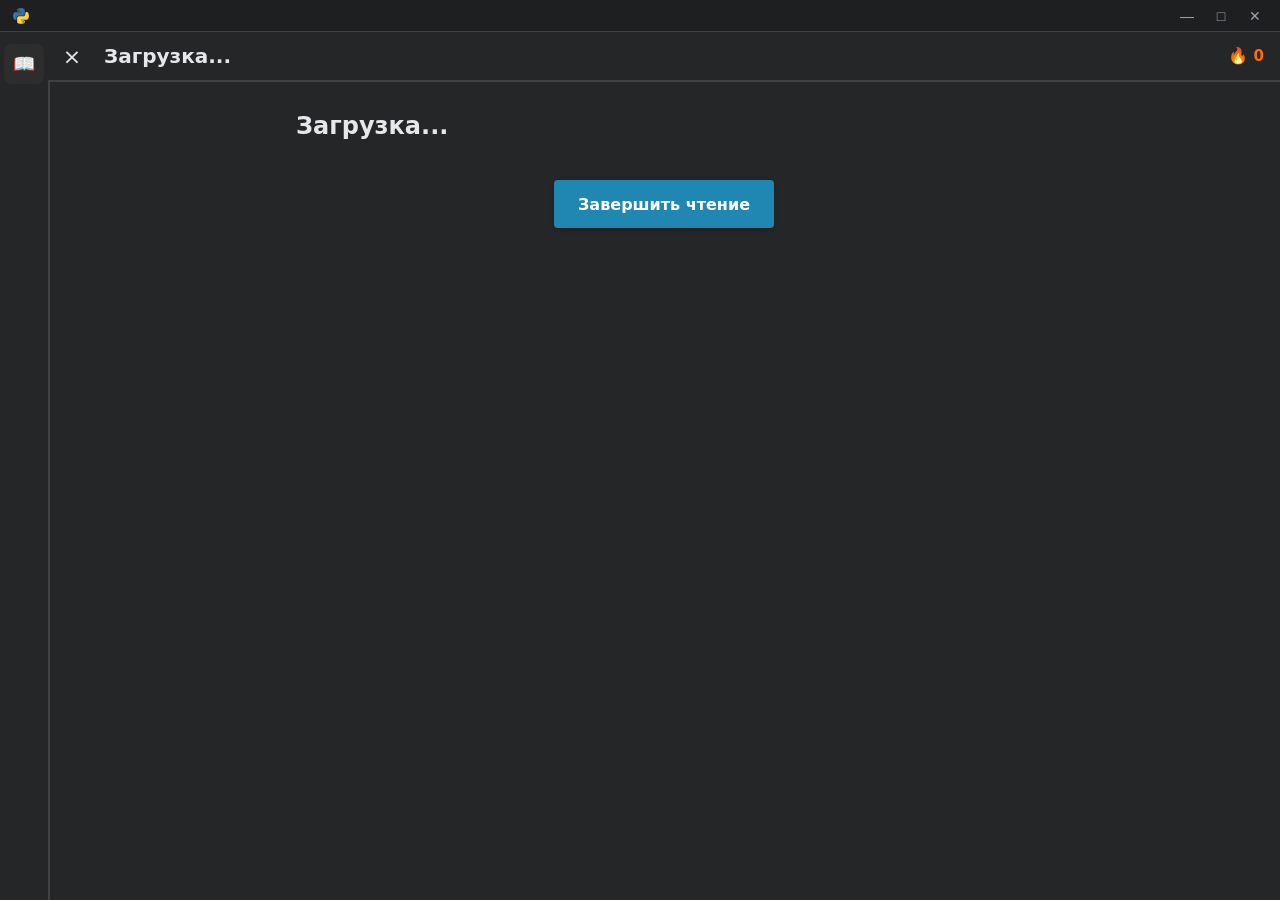
<file: web/book.html>
<!DOCTYPE html>
<html lang="ru">
<head>
    <meta charset="utf-8">
    <title>CodeQuest</title>
    <link rel="stylesheet" href="style.css">
    <script src="i18n.js"></script>
    <script src="drag.js"></script>
    <script src="vendor/marked/marked.min.js"></script>
    <link rel="stylesheet" href="vendor/highlight/styles/vs2015.min.css">
    <script src="vendor/highlight/highlight.min.js"></script>
    <script src="vendor/highlight/languages/python.min.js"></script>
</head>
<body>
<div id="app-container">
    <div class="titlebar">
        <div class="titlebar-left"><img src="icons/python.svg" class="titlebar-icon" alt="Icon"></div>
        <div class="titlebar-right">
            <button class="titlebar-btn" onclick="pywebview.api.minimize_window()">—</button>
            <button class="titlebar-btn" onclick="pywebview.api.toggle_maximize()">□</button>
            <button class="titlebar-btn btn-close" onclick="pywebview.api.close_window()">✕</button>
        </div>
    </div>

    <div class="layout">
        <!-- Узкая панель для режима чтения -->
        <aside class="sidebar-lesson">
            <button class="side-btn active">📖</button>
        </aside>

        <main class="main" style="padding: 0; max-width: 100%; align-items: stretch; overflow: hidden;">
            <div class="lesson" style="height: 100%;">
                <header class="lesson-topbar">
                    <div class="topbar-left">
                        <a href="index.html" class="close-btn" style="text-decoration: none;">×</a>
                        <h1 class="lesson-title" id="lesson-title">Загрузка...</h1>
                    </div>
                    <div class="topbar-stats">
                        <div class="stat stat-streak" id="topbar-streak-widget"><span class="stat-icon" id="topbar-streak-icon">🔥</span><span class="stat-val" id="topbar-streak-count">0</span></div>
                    </div>
                </header>

                <div class="lesson-body" style="justify-content: center; overflow-y: auto;">
                    <aside class="theory-panel" style="width: 800px; border-right: none; padding-bottom: 100px;">
                        <div class="theory-header">
                            <h2 class="theory-title" id="theory-title">Загрузка...</h2>
                        </div>
                        <section class="challenge">
                            <div class="theory-content" id="theory-content"></div>
                        </section>

                        <div style="margin-top: 40px; text-align: center;">
                            <button class="btn btn-run" style="height: 48px; padding: 0 24px; font-size: 16px;" onclick="finishBook()">
                                Завершить чтение
                            </button>
                        </div>
                    </aside>
                </div>
            </div>
        </main>
    </div>
</div>

<script>
    let lessonId = null, activeLang = "python";

    window.addEventListener('pywebviewready', async () => {
        await applyLanguage();

        activeLang = await pywebview.api.get_active_lang();
        const langIcons = {
            "python": "icons/python.svg", "java": "icons/java.svg", "cpp": "icons/cplusplus.svg",
            "c": "icons/c.svg", "javascript": "icons/javascript.svg", "html": "icons/html.svg",
            "css": "icons/css.svg", "prog": "icons/prog.svg"
        };
        document.querySelector('.titlebar-icon').src = langIcons[activeLang] || "icons/python.svg";

        const urlParams = new URLSearchParams(window.location.search);
        lessonId = urlParams.get('id') || 1;
        localStorage.setItem('lastVisitedNode', `node-${lessonId}`);

        try {
            const userData = await pywebview.api.load_data();
            const lessonData = await pywebview.api.get_lesson(lessonId);

            if (lessonData.error) throw new Error(lessonData.error);

            document.getElementById('lesson-title').textContent = lessonData.title;
            document.getElementById('theory-title').textContent = lessonData.title;

            const theoryDiv = document.getElementById('theory-content');
            theoryDiv.innerHTML = marked.parse(lessonData.theory || 'Текст не найден.');

            theoryDiv.querySelectorAll('pre code').forEach((block) => {
                hljs.highlightElement(block);
            });

            updateStreakUI(userData);
        } catch (e) {
            document.getElementById('theory-content').textContent = "Ошибка загрузки: " + e.message;
        }
    });

    async function finishBook() {
        // Ключ с префиксом языка: книга Python не должна закрывать урок Java.
        await pywebview.api.save_key(`${activeLang}_status_${lessonId}`, 'done');
        await pywebview.api.check_achievements();
        window.location.href = 'index.html';
    }

    async function updateStreakUI() {
        try {
            const status = await pywebview.api.get_streak_status();
            document.getElementById('topbar-streak-count').textContent = status.streak;
            const icon = document.getElementById('topbar-streak-icon'), widget = document.getElementById('topbar-streak-widget');
            if (status.frozen) { icon.style.filter = 'hue-rotate(180deg)'; widget.style.opacity = '1'; widget.title = t('streak_frozen_hint'); }
            else if (status.streak > 0) { icon.style.filter = 'none'; widget.style.opacity = '1'; widget.title = ''; }
            else { icon.style.filter = 'grayscale(100%)'; widget.style.opacity = '0.5'; widget.title = ''; }
        } catch(e) {}
    }
</script>
</body>
</html>
</file>
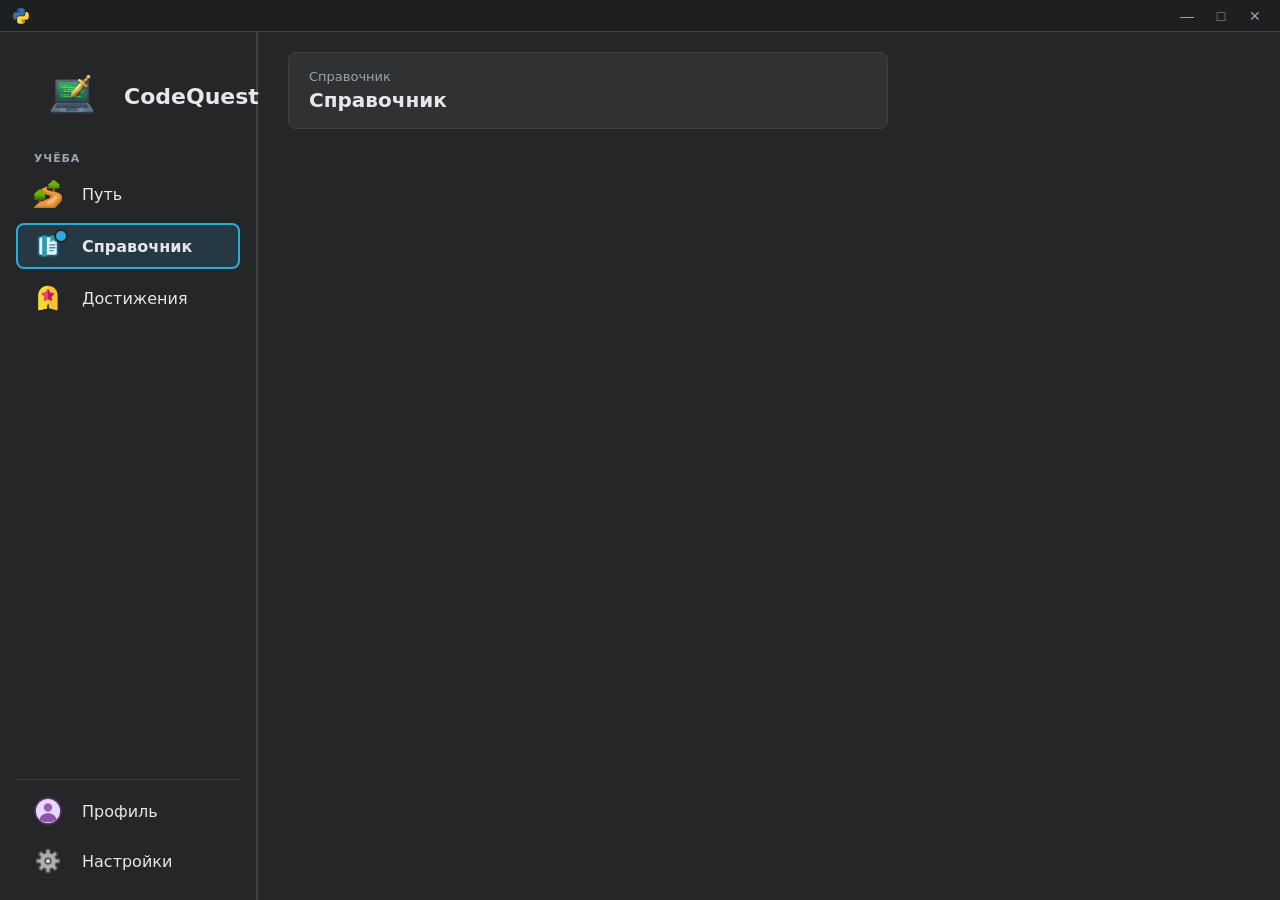
<file: web/cheatsheet.html>
<!DOCTYPE html>
<html lang="ru">
<head>
    <script src="update.js"></script>
    <meta charset="utf-8">
    <title>Справочник - CodeQuest</title>
    <link rel="stylesheet" href="style.css">
    <script src="i18n.js"></script>
    <script src="drag.js"></script>
    <script src="vendor/marked/marked.min.js"></script>
    <link rel="stylesheet" href="vendor/highlight/styles/vs2015.min.css">
    <script src="vendor/highlight/highlight.min.js"></script>
    <script src="vendor/highlight/languages/python.min.js"></script>

    <style>
        .cheat-grid { display: grid; grid-template-columns: repeat(auto-fit, minmax(350px, 1fr)); gap: 20px; margin-top: 20px; }
        .cheat-card {
            background: var(--bg-card); border: var(--border-primary); border-radius: 8px; padding: 20px;
            display: flex; flex-direction: column; gap: 12px;
        }
        .cheat-card h3 { margin: 0; color: var(--brand-bright); font-size: 18px; border-bottom: 1px solid var(--border-color); padding-bottom: 8px; }
        .cheat-content { font-size: 14px; color: var(--text-primary); line-height: 1.5; }
        .cheat-content p { margin-bottom: 8px; }
        .cheat-content code { background: var(--bg-code-secondary); padding: 2px 6px; border-radius: 4px; font-family: Consolas, monospace; color: #ce9178; }
        .cheat-content pre { background: #1e1e1e; padding: 12px; border-radius: 6px; overflow-x: auto; border: 1px solid var(--border-color); }

        .empty-state { text-align: center; color: var(--text-secondary); margin-top: 50px; font-size: 16px; }
    </style>
</head>
<body>
<div id="app-container">
    <div class="titlebar">
        <div class="titlebar-left"><img src="icons/python.svg" class="titlebar-icon" alt="Icon"></div>
        <div class="titlebar-right">
            <button class="titlebar-btn" onclick="pywebview.api.minimize_window()">—</button>
            <button class="titlebar-btn" onclick="pywebview.api.toggle_maximize()">□</button>
            <button class="titlebar-btn btn-close" onclick="pywebview.api.close_window()">✕</button>
        </div>
    </div>

    <div class="layout">
        <aside class="sidebar-main">
            <a class="sidebar-logo" href="index.html">
                <img src="icons/logo.png" alt="Logo" width="80" height="80" onerror="this.style.display='none'">
                <span class="sidebar-logo-text">CodeQuest</span>
            </a>
            <nav class="sidebar-scroll">
                <section class="sidebar-group">
                    <h2 class="sidebar-group-label" data-i18n="nav_learn">Учёба</h2>
                    <a class="sidebar-item" href="index.html"><img src="icons/journey.svg" width="28" height="28" alt=""><span data-i18n="nav_path">Путь</span></a>
                    <a class="sidebar-item sidebar-item-active" href="cheatsheet.html"><img src="icons/sprav.svg" width="28" height="28" alt=""><span data-i18n="nav_cheatsheet">Справочник</span><span class="sidebar-dot"></span></a>
                    <a class="sidebar-item" href="achievements.html"><img src="icons/achievement.svg" width="28" height="28" alt=""><span data-i18n="nav_achievements">Достижения</span></a>
                </section>
            </nav>
            <div class="sidebar-footer">
                <a class="sidebar-item" href="profile.html"><img src="icons/profile.svg" width="28" height="28" alt=""><span data-i18n="nav_profile">Профиль</span></a>
                <a class="sidebar-item" href="settings.html"><img src="icons/settings.svg" width="28" height="28" alt=""><span data-i18n="nav_settings">Настройки</span></a>
            </div>
        </aside>

        <main class="main">
            <header class="main-header">
                <div class="main-header-text">
                    <nav class="breadcrumbs"><span class="breadcrumbs-current" data-i18n="nav_cheatsheet">Справочник</span></nav>
                    <h1 class="main-title" data-i18n="nav_cheatsheet">Справочник</h1>
                </div>
            </header>
            <div class="main-body" id="cheat-container">
                <!-- Сюда загрузятся карточки -->
            </div>
        </main>
        <aside class="right-panel"></aside>
    </div>
</div>

<script>
    window.addEventListener('pywebviewready', async () => {
        await applyLanguage();
        const progress = await pywebview.api.load_data();

        // Применяем тему (если выбрана светлая)
        if (progress.settings_app_theme === 'light') {
            document.body.classList.add('light-theme');
        }

        const roadmap = await pywebview.api.get_roadmap();
        const activeLang = await pywebview.api.get_active_lang();
        const langIcons = {
            "python": "icons/python.svg", "java": "icons/java.svg", "cpp": "icons/cplusplus.svg",
            "c": "icons/c.svg", "javascript": "icons/javascript.svg", "html": "icons/html.svg",
            "css": "icons/css.svg", "prog": "icons/prog.svg"
        };
        document.querySelector('.titlebar-icon').src = langIcons[activeLang] || "icons/python.svg";

        const container = document.getElementById('cheat-container');

        // Собираем ID пройденных уроков только текущего языка
        const lessonPrefix = `${activeLang}_status_`;
        const trophyPrefix = `${activeLang}_status_trophy_`;
        let completedLessonIds = [];
        for (const key in progress) {
            if (key.startsWith(lessonPrefix) && !key.startsWith(trophyPrefix) && progress[key] === 'done') {
                completedLessonIds.push(parseInt(key.slice(lessonPrefix.length)));
            }
        }

        if (completedLessonIds.length === 0) {
            container.innerHTML = `<div class="empty-state">Вы еще не прошли ни одного урока.<br>Пройдите первый урок, и его теория появится здесь!</div>`;
            return;
        }

        let cardsHTML = '<div class="cheat-grid">';

        // Проходимся по roadmap, чтобы сохранить порядок уроков
        for (const chapter of roadmap) {
            for (const lesson of chapter.lessons) {
                if (completedLessonIds.includes(parseInt(lesson.id))) {
                    // Загружаем полные данные урока, чтобы достать теорию
                    const fullLesson = await pywebview.api.get_lesson(lesson.id);
                    if (fullLesson && fullLesson.theory) {
                        const theoryHTML = marked.parse(fullLesson.theory);
                        cardsHTML += `
                        <div class="cheat-card">
                            <h3>${lesson.title}</h3>
                            <div class="cheat-content">${theoryHTML}</div>
                        </div>
                    `;
                    }
                }
            }
        }

        cardsHTML += '</div>';
        container.innerHTML = cardsHTML;

        // Подсвечиваем код в справочнике
        container.querySelectorAll('pre code').forEach((block) => {
            hljs.highlightElement(block);
        });
    });
</script>
</body>
</html>
</file>
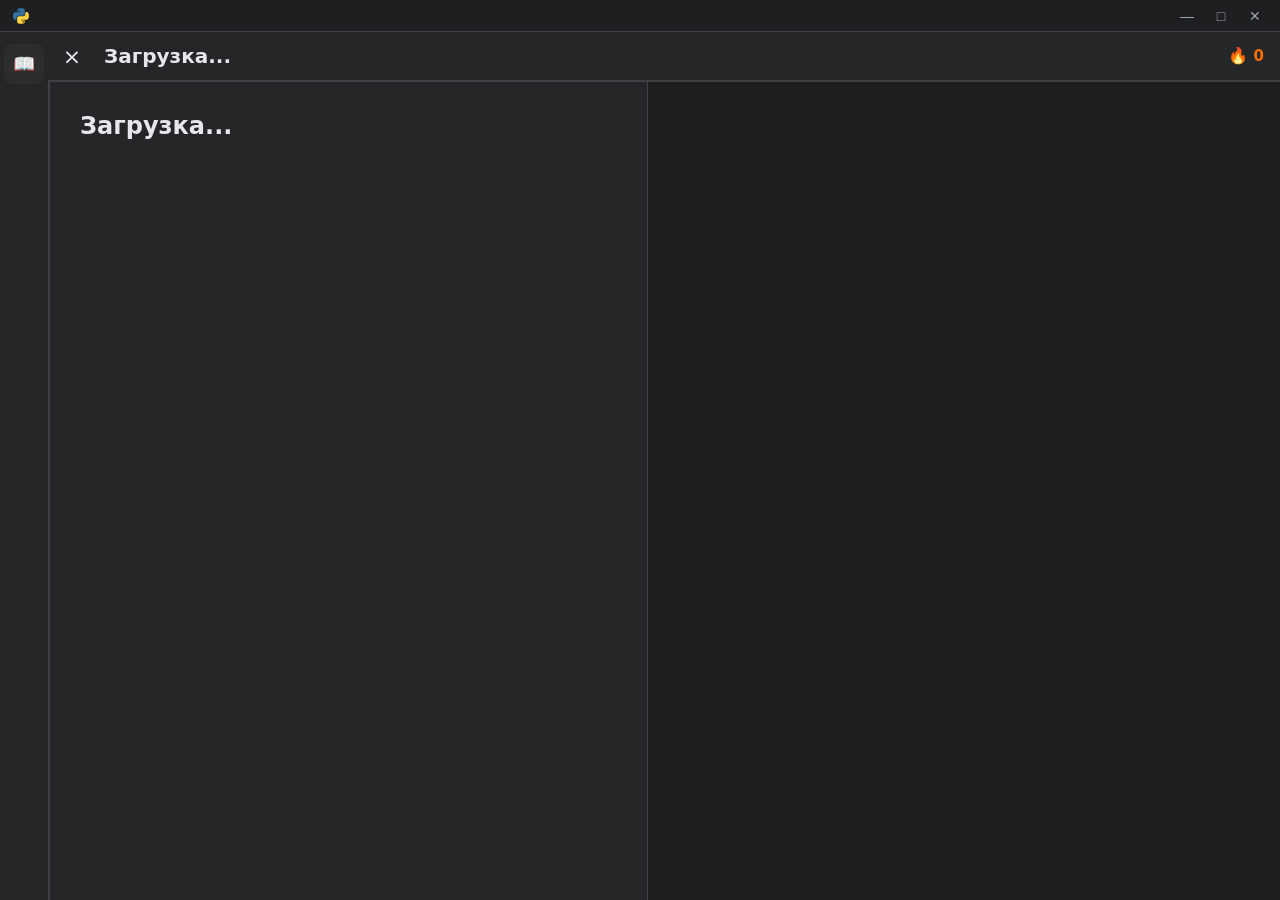
<file: web/lesson.html>
<!DOCTYPE html>
<html lang="ru">
<head>
    <meta charset="utf-8">
    <title>CodeQuest</title>
    <link rel="stylesheet" href="style.css">
    <script src="i18n.js"></script>
    <script src="drag.js"></script>
    <script src="toast.js"></script>
    <link rel="stylesheet" href="vendor/codemirror/codemirror.min.css">
    <link rel="stylesheet" href="vendor/codemirror/theme/material-darker.min.css">
    <link rel="stylesheet" href="vendor/codemirror/theme/dracula.min.css">
    <link rel="stylesheet" href="vendor/codemirror/theme/monokai.min.css">
    <script src="vendor/codemirror/codemirror.min.js"></script>
    <script src="vendor/codemirror/mode/python/python.min.js"></script>
    <script src="vendor/codemirror/mode/clike/clike.min.js"></script>
    <script src="vendor/codemirror/mode/javascript/javascript.min.js"></script>
    <script src="vendor/codemirror/mode/xml/xml.min.js"></script>
    <script src="vendor/codemirror/mode/css/css.min.js"></script>
    <script src="vendor/codemirror/mode/htmlmixed/htmlmixed.min.js"></script>
    <link rel="stylesheet" href="vendor/codemirror/addon/hint/show-hint.min.css">
    <script src="vendor/codemirror/addon/hint/show-hint.min.js"></script>
    <script src="vendor/codemirror/addon/edit/closebrackets.min.js"></script>
    <script src="vendor/codemirror/addon/edit/matchbrackets.min.js"></script>
    <script src="vendor/marked/marked.min.js"></script>
    <link rel="stylesheet" href="vendor/highlight/styles/vs2015.min.css">
    <script src="vendor/highlight/highlight.min.js"></script>
    <script src="vendor/highlight/languages/python.min.js"></script>
    <link rel="stylesheet" href="vendor/xterm/xterm.css" />
    <script src="vendor/xterm/xterm.js"></script>
    <style>
        .browser-preview {
            border-radius: 8px; overflow: hidden; border: 1px solid var(--border-color);
            margin: 0 auto; background: #fff; box-shadow: 0 4px 15px rgba(0,0,0,0.3);
            display: flex; flex-direction: column; height: 100%; width: 100%;
        }
        .browser-header {
            background: #e5e7eb; padding: 8px 12px; display: flex; align-items: center; gap: 12px; border-bottom: 1px solid #d1d5db;
        }
        .browser-dots { display: flex; gap: 6px; }
        .browser-dot { width: 10px; height: 10px; border-radius: 50%; }
        .browser-dot.red { background: #ef4444; }
        .browser-dot.yellow { background: #f59e0b; }
        .browser-dot.green { background: #10b981; }
        .browser-address {
            flex: 1; background: #f3f4f6; border-radius: 6px; padding: 4px 10px;
            font-size: 12px; color: #6b7280; font-family: monospace; text-align: center;
        }
        .browser-content { flex: 1; background: #fff; position: relative; }
        .browser-content iframe { position: absolute; top: 0; left: 0; width: 100%; height: 100%; border: none; }

        .cm-s-material-darker .cm-string, .cm-s-dracula .cm-string, .cm-s-monokai .cm-string { color: #98c379 !important; }
        .cm-s-material-darker .cm-keyword, .cm-s-dracula .cm-keyword, .cm-s-monokai .cm-keyword { color: #c678dd !important; font-weight: bold; }
        .cm-s-material-darker .cm-tag, .cm-s-dracula .cm-tag, .cm-s-monokai .cm-tag { color: #e06c75 !important; }
        .cm-s-material-darker .cm-attribute, .cm-s-dracula .cm-attribute, .cm-s-monokai .cm-attribute { color: #d19a66 !important; }
        .cm-s-material-darker .cm-number, .cm-s-dracula .cm-number, .cm-s-monokai .cm-number { color: #d19a66 !important; }
        .cm-s-material-darker .cm-comment, .cm-s-dracula .cm-comment, .cm-s-monokai .cm-comment { color: #5c6370 !important; font-style: italic; }
    </style>
</head>
<body>
<div id="app-container">
    <div class="titlebar">
        <div class="titlebar-left"><img src="icons/python.svg" class="titlebar-icon" alt="Icon"></div>
        <div class="titlebar-right">
            <button class="titlebar-btn" onclick="pywebview.api.minimize_window()">—</button>
            <button class="titlebar-btn" onclick="pywebview.api.toggle_maximize()">□</button>
            <button class="titlebar-btn btn-close" onclick="pywebview.api.close_window()">✕</button>
        </div>
    </div>

    <div class="layout">
        <aside class="sidebar-lesson">
            <button class="side-btn active">📖</button>
        </aside>

        <main class="main" style="padding: 0; max-width: 100%; align-items: stretch; overflow: hidden;">
            <div class="lesson" style="height: 100%;">
                <header class="lesson-topbar">
                    <div class="topbar-left">
                        <a href="index.html" class="close-btn" style="text-decoration: none;">×</a>
                        <h1 class="lesson-title" id="lesson-title">Загрузка...</h1>
                    </div>
                    <div class="topbar-stats">
                        <div class="stat stat-streak" id="topbar-streak-widget"><span class="stat-icon" id="topbar-streak-icon">🔥</span><span class="stat-val" id="topbar-streak-count">0</span></div>
                    </div>
                </header>

                <div class="lesson-body">
                    <aside class="theory-panel" id="theory-panel">
                        <div class="theory-header"><h2 class="theory-title" id="theory-title">Загрузка...</h2></div>
                        <section class="challenge"><div class="theory-content" id="theory-content"></div></section>
                    </aside>

                    <main class="code-view">
                        <div id="quiz-container" class="quiz-container" style="display: none;">
                            <div class="editor-toolbar"><div class="lang-select" data-i18n="questions">Вопросы</div></div>
                            <div class="quiz-content">
                                <div class="quiz-progress" id="quiz-progress">
                                    <div class="quiz-progress-head">
                                        <span id="quiz-progress-label">Вопрос 1 из 6</span>
                                        <span id="quiz-progress-remaining">Осталось: 6 из 6</span>
                                    </div>
                                    <div class="quiz-progress-track"><div class="quiz-progress-fill" id="quiz-progress-fill"></div></div>
                                </div>
                                <h3 id="question-text" class="question-text"></h3>
                                <div id="options-container" class="options-container"></div>
                                <div id="quiz-feedback" class="quiz-feedback" style="display: none;"></div>
                                <button id="next-question-btn" class="btn btn-run" style="display: none; margin-top: 20px;" data-i18n="btn_next">Дальше</button>
                                <div id="quiz-complete" class="quiz-complete" style="display: none;">
                                    <div class="quiz-complete-icon">✅</div>
                                    <h3 id="quiz-complete-title" data-i18n="quiz_complete_title">Урок пройден!</h3>
                                    <p id="quiz-complete-desc" data-i18n="quiz_complete_desc">Все вопросы курса решены.</p>
                                    <button class="btn btn-run" style="margin-top: 20px;" onclick="window.location.href='index.html'" data-i18n="quiz_back_to_lessons">К урокам</button>
                                </div>
                            </div>
                        </div>

                        <div id="editor-container" class="editor-container" style="display: none;">
                            <div class="editor-toolbar">
                                <div style="display: flex; align-items: center; gap: 12px;">
                                    <button id="btn-theory-task" class="icon-btn" style="width: auto; padding: 0 12px; font-size: 13px;" onclick="toggleTheoryTask()" data-i18n="lesson_theory">Теория</button>
                                    <div class="lang-select" id="editor-lang-label">Python</div>
                                </div>
                                <button id="btn-toggle-panel" class="icon-btn" style="width: auto; padding: 0 12px; font-size: 13px;" onclick="togglePanelVisibility()" data-i18n="lesson_hide">Скрыть панель</button>
                            </div>

                            <div class="editor-area"><textarea id="code-editor"></textarea></div>

                            <div class="editor-actions-bottom" id="editor-actions-bottom" style="position: relative; bottom: 0; right: 0; padding: 8px 12px; justify-content: flex-end; background: var(--bg-code-primary); border-top: 1px solid var(--border-color); display: flex; gap: 12px;">
                                <button class="btn btn-run" id="run-btn" onclick="startTerminal()" data-i18n="lesson_run">▶ Запустить код</button>
                                <button class="btn btn-run" id="check-btn" onclick="checkWebTask()" style="display: none; background: #22c55e; font-size: 16px; padding: 0 24px; height: 44px; box-shadow: 0 4px 12px rgba(34, 197, 94, 0.4);">✓ Проверить код</button>
                                <button class="btn btn-run" id="stop-btn" onclick="stopTerminal()" style="display: none; background: #c53030;" data-i18n="lesson_stop">■ Стоп</button>
                            </div>

                            <div id="preview-container" style="display: none; height: 260px; flex-shrink: 0; background: var(--bg-primary); border-top: 1px solid var(--border-color); padding: 12px;">
                                <div class="browser-preview">
                                    <div class="browser-header">
                                        <div class="browser-dots">
                                            <div class="browser-dot red"></div>
                                            <div class="browser-dot yellow"></div>
                                            <div class="browser-dot green"></div>
                                        </div>
                                        <div class="browser-address">localhost:3000</div>
                                    </div>
                                    <div class="browser-content">
                                        <iframe id="preview-frame"></iframe>
                                    </div>
                                </div>
                            </div>

                            <div class="console-panel" id="console-panel">
                                <div class="console-tabs"><button class="console-tab active" data-i18n="lesson_result">РЕЗУЛЬТАТ</button></div>
                                <div class="console-body">
                                    <div class="console-col"><div class="console-label" data-i18n="lesson_terminal">Терминал</div><div id="terminal-container"></div></div>
                                    <div class="console-divider"></div>
                                    <div class="console-col"><div class="console-label" data-i18n="lesson_expected">Ожидаемый вывод</div><pre class="console-pre" id="console-expected"></pre></div>
                                </div>
                            </div>
                        </div>
                    </main>
                </div>
            </div>
        </main>
    </div>
</div>

<script>
    let lessonData = null, lessonId = null, currentQuestionIndex = 0, editor = null, userData = {}, isPanelVisible = true, currentPanelView = 'theory', term = null, terminalOutput = "", lessonPassed = false, activeLang = "python";
    let originalQuestions = [];
    let quizErrorCount = 0;
    window.addEventListener('pywebviewready', async () => {
        await applyLanguage();

        userData = await pywebview.api.load_data();
        if (userData.settings_app_theme === 'light') document.body.classList.add('light-theme');

        activeLang = await pywebview.api.get_active_lang();
        const langIcons = {
            "python": "icons/python.svg", "java": "icons/java.svg", "cpp": "icons/cplusplus.svg",
            "c": "icons/c.svg", "javascript": "icons/javascript.svg", "html": "icons/html.svg",
            "css": "icons/css.svg", "prog": "icons/prog.svg"
        };
        document.querySelector('.titlebar-icon').src = langIcons[activeLang] || "icons/python.svg";

        const urlParams = new URLSearchParams(window.location.search);
        lessonId = urlParams.get('id') || 1;
        localStorage.setItem('lastVisitedNode', `node-${lessonId}`);

        try {
            updateStreakUI();
            lessonData = await pywebview.api.get_lesson(lessonId);
            if (lessonData.error) throw new Error(lessonData.error);
            originalQuestions = JSON.parse(JSON.stringify(lessonData.questions || []));

            const fontSize = userData.settings_font_size || 15;
            document.documentElement.style.setProperty('--editor-font-size', fontSize + 'px');
            document.getElementById('lesson-title').textContent = lessonData.title;

            if (lessonData.quiz_only) {
                showTheoryContent();
                document.getElementById('editor-container').style.display = 'none';
                if (userData[`${activeLang}_quiz_${lessonId}`]) {
                    showQuizComplete(userData[`${activeLang}_status_${lessonId}`] !== 'done');
                } else {
                    startQuiz();
                }
            } else if (lessonData.practice) {
                const isDom = lessonData.practice.check_type === 'dom';
                document.getElementById('console-expected').textContent = lessonData.practice.expected;
                if (!isDom) initTerminal();

                if (userData[`${activeLang}_quiz_${lessonId}`]) {
                    showPractice();
                } else {
                    showTheoryContent();
                    startQuiz();
                }
            } else {
                showTheoryContent();
                document.getElementById('editor-container').style.display = 'none';
                if (userData[`${activeLang}_quiz_${lessonId}`]) {
                    document.querySelector('.code-view').style.display = 'none';
                    const panel = document.getElementById('theory-panel');
                    panel.style.width = '100%';
                    panel.style.borderRight = 'none';
                    const finishBtn = document.createElement('button');
                    finishBtn.className = 'btn btn-run';
                    finishBtn.textContent = t('btn_finish_reading');
                    finishBtn.style.marginTop = '30px';
                    finishBtn.onclick = finishTheoryOnly;
                    document.getElementById('theory-content').appendChild(finishBtn);
                } else {
                    startQuiz();
                }
            }
        } catch (e) {
            document.getElementById('theory-content').textContent = t('msg_load_error') + e.message;
        }
    });

    function initTerminal() {
        // Терминал наследует тему приложения: иначе в светлой теме он остаётся чёрным прямоугольником.
        const termTheme = userData.settings_app_theme === 'light'
            ? { background: '#ffffff', foreground: '#1f2937', cursor: '#0284c7', selection: '#bae6fd' }
            : { background: '#1e1e1e', foreground: '#d4d4d4', cursor: '#4ec9b0', selection: '#264f78' };
        term = new Terminal({ cursorBlink: true, theme: termTheme, fontFamily: 'Consolas, monospace', fontSize: parseInt(userData.settings_font_size || 15) });
        term.open(document.getElementById('terminal-container'));
        term.onData(data => { if (window.pywebview) pywebview.api.send_input_to_pty(data); });
        window.writeToTerminal = (data) => { term.write(data); terminalOutput += data; checkResultInstant(); };
        window.terminalProcessEnded = () => { document.getElementById('run-btn').style.display = 'inline-flex'; document.getElementById('stop-btn').style.display = 'none'; checkResultEnd(); };
    }

    function playSuccessSound() {
        if (userData.settings_sound === false) return;
        try {
            const ctx = new (window.AudioContext || window.webkitAudioContext)(); const osc = ctx.createOscillator(), gain = ctx.createGain();
            osc.type = 'sine'; osc.frequency.setValueAtTime(1046.50, ctx.currentTime);
            gain.gain.setValueAtTime(0.5, ctx.currentTime); gain.gain.exponentialRampToValueAtTime(0.01, ctx.currentTime + 0.5);
            osc.connect(gain); gain.connect(ctx.destination); osc.start(); osc.stop(ctx.currentTime + 0.5);
        } catch(e) {}
    }

    function cleanTerminalOutput(text) {
        if (!text) return "";
        let clean = text.replace(/\x1b\[[0-9;?]*[a-zA-Z]/g, '').replace(/\x1b\][^\x07]*\x07/g, '').replace(/\x1b[()][A-Z0-9]/g, '').replace(/[\x00-\x08\x0B\x0C\x0E-\x1F\x7F]/g, '');
        return clean.split('\n').map(l => l.trim()).filter(l => l.length > 0).join('\n');
    }

    function checkResultInstant() {
        if (!lessonData || !lessonData.practice) return;
        if (lessonPassed) return;
        const expected = cleanTerminalOutput(lessonData.practice.expected); if (expected.length === 0) return;
        const actualLines = cleanTerminalOutput(terminalOutput).split('\n'), expectedLines = expected.split('\n'); let matchIndex = 0;
        for (let i = 0; i < actualLines.length; i++) {
            if (actualLines[i] === expectedLines[matchIndex]) {
                matchIndex++;
                if (matchIndex === expectedLines.length) {
                    lessonPassed = true;
                    if (!userData[`${activeLang}_status_${lessonId}`]) {
                        pywebview.api.save_key(`${activeLang}_status_${lessonId}`, 'done').then(() => {
                            userData[`${activeLang}_status_${lessonId}`] = 'done';
                            updateStreakUI(); playSuccessSound();
                            term.write(`\r\n\x1b[32m───────────────────────────────────────\x1b[0m\r\n`);
                            term.write(`\x1b[32m  ${t('msg_term_lesson_passed')}\x1b[0m\r\n`);
                            term.write(`\x1b[32m───────────────────────────────────────\x1b[0m\r\n`);
                            pywebview.api.check_achievements().then(newAchs => {
                                if (newAchs && newAchs.length > 0) {
                                    playAchievementSound();
                                    newAchs.forEach(ach => {
                                        showToast(t('ach_unlocked') + ': ' + t(ach.id), 'success', '', 'icons/' + ach.icon);
                                    });
                                }
                            });
                        });
                    } else {
                        term.write(`\r\n\x1b[32m───────────────────────────────────────\x1b[0m\r\n`);
                        term.write(`\x1b[32m  ${t('msg_term_output_correct')}\x1b[0m\r\n`);
                        term.write(`\x1b[32m───────────────────────────────────────\x1b[0m\r\n`);
                    }
                    return;
                }
            } else if (matchIndex > 0) matchIndex = 0;
        }
        if (actualLines.length > expectedLines.length + 5) {
            lessonPassed = true;
            term.write(`\r\n\x1b[33m⚠  ${t('msg_term_mismatch')}\x1b[0m\r\n`);
        }
    }

    function checkResultEnd() {
        if (!lessonData || !lessonData.practice) return;
        if (lessonPassed) return;
        const expected = cleanTerminalOutput(lessonData.practice.expected), actual = cleanTerminalOutput(terminalOutput);
        if (actual === expected && expected.length > 0) checkResultInstant();
        else if (actual.length > 0) term.write(`\r\n\x1b[33m⚠  ${t('msg_term_mismatch')}\x1b[0m\r\n`);
    }

    async function startTerminal() {
        const code = editor.getValue();
        term.reset(); terminalOutput = ""; lessonPassed = false;
        document.getElementById('run-btn').style.display = 'none'; document.getElementById('stop-btn').style.display = 'inline-flex';
        const result = await pywebview.api.start_interactive_code(code);
        if (result.error) { term.write(t('msg_run_error') + result.error + '\r\n'); document.getElementById('run-btn').style.display = 'inline-flex'; document.getElementById('stop-btn').style.display = 'none'; }
    }

    function stopTerminal() { pywebview.api.stop_interactive_code(); document.getElementById('run-btn').style.display = 'inline-flex'; document.getElementById('stop-btn').style.display = 'none'; }

    function checkWebTask() {
        if (!lessonData || !lessonData.practice) return;
        const frame = document.getElementById('preview-frame');
        if (!frame) return;
        const doc = frame.contentDocument || frame.contentWindow.document;

        const actualText = (doc.body.textContent || '').replace(/\s+/g, ' ').trim();
        const expectedText = (lessonData.practice.expected || '').replace(/\s+/g, ' ').trim();

        const actualCode = editor.getValue();
        const mustContain = lessonData.practice.must_contain || [];

        let missing = [];
        for (let tag of mustContain) {
            if (!actualCode.includes(tag)) missing.push(tag);
        }

        if (actualText === expectedText && missing.length === 0) {
            lessonPassed = true;
            if (!userData[`${activeLang}_status_${lessonId}`]) {
                pywebview.api.save_key(`${activeLang}_status_${lessonId}`, 'done').then(() => {
                    userData[`${activeLang}_status_${lessonId}`] = 'done';
                    updateStreakUI(); playSuccessSound(); showToast(t('msg_lesson_passed'), 'success');
                    pywebview.api.check_achievements().then(newAchs => {
                        if (newAchs && newAchs.length > 0) {
                            playAchievementSound();
                            newAchs.forEach(ach => {
                                showToast(t('ach_unlocked') + ': ' + t(ach.id), 'success', '', 'icons/' + ach.icon);
                            });
                        }
                    });
                });
            } else showToast(t('msg_output_correct'), 'success');
        } else {
            let err = '';
            let sub = '';
            if (actualText !== expectedText) {
                err = t('msg_text_mismatch');
                sub = `"${expectedText}" ${t('msg_got')} "${actualText}"`;
            }
            if (missing.length > 0) {
                const safeMissing = missing.map(m => m.replace(/</g, '&lt;').replace(/>/g, '&gt;')).join(', ');
                err = err || t('msg_tags_missing');
                sub += (sub ? ' · ' : '') + safeMissing;
            }
            showToast(err, 'error', sub);
        }
    }

    async function updateStreakUI() {
        try {
            const status = await pywebview.api.get_streak_status(); document.getElementById('topbar-streak-count').textContent = status.streak;
            const icon = document.getElementById('topbar-streak-icon'), widget = document.getElementById('topbar-streak-widget');
            if (status.frozen) { icon.style.filter = 'hue-rotate(180deg)'; widget.style.opacity = '1'; widget.title = t('streak_frozen_hint'); }
            else if (status.streak > 0) { icon.style.filter = 'none'; widget.style.opacity = '1'; widget.title = ''; }
            else { icon.style.filter = 'grayscale(100%)'; widget.style.opacity = '0.5'; widget.title = ''; }
        } catch(e) {}
    }

    function showTheoryContent() {
        document.getElementById('theory-title').textContent = lessonData.title;
        const theoryDiv = document.getElementById('theory-content'); theoryDiv.innerHTML = marked.parse(lessonData.theory || '');
        theoryDiv.querySelectorAll('pre code').forEach((block) => { hljs.highlightElement(block); });
        currentPanelView = 'theory'; document.getElementById('btn-theory-task').textContent = userData.settings_lang === 'en' ? 'Task' : 'Задание';
    }

    function showTaskContent() {
        document.getElementById('theory-title').textContent = userData.settings_lang === 'en' ? 'Task' : 'Задание';
        document.getElementById('theory-content').innerHTML = marked.parse(lessonData.practice.description || '');
        currentPanelView = 'task'; document.getElementById('btn-theory-task').textContent = userData.settings_lang === 'en' ? 'Theory' : 'Теория';
    }

    function toggleTheoryTask() { if (!isPanelVisible) togglePanelVisibility(); if (currentPanelView === 'theory') showTaskContent(); else showTheoryContent(); if (editor) setTimeout(() => editor.refresh(), 50); }

    function togglePanelVisibility() {
        const panel = document.getElementById('theory-panel'), btn = document.getElementById('btn-toggle-panel');
        if (isPanelVisible) { panel.style.display = 'none'; btn.textContent = userData.settings_lang === 'en' ? 'Show panel' : 'Показать панель'; isPanelVisible = false; }
        else { panel.style.display = 'block'; btn.textContent = userData.settings_lang === 'en' ? 'Hide panel' : 'Скрыть панель'; isPanelVisible = true; }
        if (editor) setTimeout(() => editor.refresh(), 50);
    }

    function startQuiz() {
        const oldBtn = document.getElementById('retry-quiz-btn');
        if (oldBtn) oldBtn.remove();

        if (!originalQuestions || originalQuestions.length === 0) {
            if (lessonData.quiz_only) showQuizComplete();
            else if (lessonData.practice) showPractice();
            else finishTheoryOnly();
            return;
        }
        shuffleAndResetQuestions();
        currentQuestionIndex = 0;
        quizErrorCount = 0;
        document.getElementById('quiz-container').style.display = 'flex';
        document.getElementById('editor-container').style.display = 'none';
        renderQuestion();
    }

    function updateQuizProgress() {
        const total = lessonData.questions ? lessonData.questions.length : 0;
        const index = Math.min(currentQuestionIndex, total);
        const answered = Math.min(currentQuestionIndex, total);
        const remaining = total - answered;
        document.getElementById('quiz-progress-label').textContent = `${t('quiz_question')} ${Math.min(index + 1, total)} ${t('quiz_of')} ${total}`;
        document.getElementById('quiz-progress-remaining').textContent = `${t('quiz_remaining')}: ${remaining} ${t('quiz_of')} ${total}`;
        document.getElementById('quiz-progress-fill').style.width = total ? `${Math.round((answered / total) * 100)}%` : '0%';
    }

    function renderQuestion() {
        updateQuizProgress();
        const q = lessonData.questions[currentQuestionIndex]; const qTextDiv = document.getElementById('question-text');
        qTextDiv.innerHTML = marked.parseInline(q.text || '');
        qTextDiv.querySelectorAll('code').forEach((block) => { block.innerHTML = hljs.highlight(block.textContent, { language: 'python' }).value; block.classList.add('hljs', 'inline-code'); });
        const optionsDiv = document.getElementById('options-container'); optionsDiv.innerHTML = ''; document.getElementById('quiz-feedback').style.display = 'none'; document.getElementById('next-question-btn').style.display = 'none';
        q.options.forEach((opt, index) => { const btn = document.createElement('button'); btn.className = 'quiz-option'; btn.textContent = opt; btn.onclick = () => checkAnswer(index, btn); optionsDiv.appendChild(btn); });
    }

    function checkAnswer(selectedIndex, btnElement) {
        const q = lessonData.questions[currentQuestionIndex]; const feedback = document.getElementById('quiz-feedback');
        document.querySelectorAll('.quiz-option').forEach(b => b.disabled = true);
        if (selectedIndex === q.answer) { btnElement.classList.add('correct'); feedback.innerHTML = `<div style="color: #22c55e; margin-bottom: 10px;">✅ ${t('quiz_correct')}</div><p>${q.explanation}</p>`; }
        else {
            quizErrorCount++;
            btnElement.classList.add('wrong');
            feedback.innerHTML = `<div style="color: #ff6b6b; margin-bottom: 10px;">❌ ${t('quiz_wrong')}</div><p>${q.explanation}</p>`;
        }        feedback.style.display = 'block'; document.getElementById('next-question-btn').style.display = 'block';
        const total = lessonData.questions.length, remaining = total - currentQuestionIndex - 1;
        document.getElementById('quiz-progress-remaining').textContent = `${t('quiz_remaining')}: ${remaining} ${t('quiz_of')} ${total}`;
        document.getElementById('quiz-progress-fill').style.width = `${Math.round(((currentQuestionIndex + 1) / total) * 100)}%`;
        const nextBtn = document.getElementById('next-question-btn');
        nextBtn.textContent = currentQuestionIndex + 1 < total ? t('btn_next') : t('btn_finish');
    }

    document.getElementById('next-question-btn').onclick = async () => {
        currentQuestionIndex++;
        if (currentQuestionIndex < lessonData.questions.length) {
            renderQuestion();
        } else {
            const total = lessonData.questions.length;
            if (quizErrorCount * 2 >= total) {
                failQuiz();
                return;
            }
            await pywebview.api.save_key(`${activeLang}_quiz_${lessonId}`, true);
            if (lessonData.quiz_only) showQuizComplete(true);
            else if (lessonData.practice) showPractice();
            else finishTheoryOnly();
        }
    };

    function shuffleArray(arr) {
        for (let i = arr.length - 1; i > 0; i--) {
            const j = Math.floor(Math.random() * (i + 1));
            [arr[i], arr[j]] = [arr[j], arr[i]];
        }
    }

    function shuffleAndResetQuestions() {
        if (!originalQuestions || originalQuestions.length === 0) return;
        const shuffled = JSON.parse(JSON.stringify(originalQuestions));
        shuffleArray(shuffled);
        for (const q of shuffled) {
            if (Array.isArray(q.options)) {
                const correctOption = q.options[q.answer];
                shuffleArray(q.options);
                q.answer = q.options.indexOf(correctOption);
            }
        }
        lessonData.questions = shuffled;
    }

    function failQuiz() {
        quizErrorCount = 0;
        currentQuestionIndex = 0;
        document.getElementById('quiz-container').style.display = 'none';
        showTheoryContent();
        showToast(t('msg_quiz_failed'), 'error');

        const theoryContent = document.getElementById('theory-content');
        let retryBtn = document.getElementById('retry-quiz-btn');
        if (!retryBtn) {
            retryBtn = document.createElement('button');
            retryBtn.id = 'retry-quiz-btn';
            retryBtn.className = 'btn btn-run';
            retryBtn.style.marginTop = '30px';
            theoryContent.appendChild(retryBtn);
        }
        retryBtn.textContent = t('btn_retry_test');
        retryBtn.onclick = () => {
            retryBtn.remove();
            startQuiz();
        };
    }

    function showQuizComplete(markDone) {
        document.getElementById('quiz-container').style.display = 'flex';
        document.getElementById('editor-container').style.display = 'none';
        document.querySelector('.quiz-progress').style.display = 'none';
        document.getElementById('question-text').style.display = 'none';
        document.getElementById('options-container').style.display = 'none';
        document.getElementById('quiz-feedback').style.display = 'none';
        document.getElementById('next-question-btn').style.display = 'none';
        document.getElementById('quiz-complete').style.display = 'block';
        if (markDone) finishTheoryOnly(true);
    }

    async function finishTheoryOnly(keepPage) {
        await pywebview.api.save_key(`${activeLang}_status_${lessonId}`, 'done');
        updateStreakUI();
        playSuccessSound();
        pywebview.api.check_achievements().then(newAchs => {
            if (newAchs && newAchs.length > 0) {
                playAchievementSound();
                newAchs.forEach(ach => {
                    showToast(t('ach_unlocked') + ': ' + t(ach.id), 'success', '', 'icons/' + ach.icon);
                });
            }
        });
        if (!keepPage) setTimeout(() => { window.location.href = 'index.html'; }, 800);
    }

    function showPractice() {
        document.getElementById('quiz-container').style.display = 'none';
        document.getElementById('editor-container').style.display = 'flex';
        showTaskContent();

        const langNames = { "python": "Python", "java": "Java", "cpp": "C++", "c": "C", "javascript": "JavaScript", "html": "HTML", "css": "CSS", "prog": "General Code" };
        const langLabel = document.querySelector('#editor-container .lang-select');
        if (langLabel) langLabel.textContent = langNames[activeLang] || activeLang;

        const isDom = lessonData.practice.check_type === 'dom';
        if (activeLang === 'html' || activeLang === 'css' || isDom) {            document.getElementById('console-panel').style.display = 'none';
            document.getElementById('preview-container').style.display = 'block';
            document.getElementById('run-btn').style.display = 'none';
            document.getElementById('check-btn').style.display = 'inline-flex';
            document.getElementById('stop-btn').style.display = 'none';
        } else {
            document.getElementById('console-panel').style.display = 'flex';
            document.getElementById('preview-container').style.display = 'none';
            document.getElementById('run-btn').style.display = 'inline-flex';
            document.getElementById('check-btn').style.display = 'none';
            document.getElementById('stop-btn').style.display = 'none';
        }

        if (!editor) {
            const cmModes = {
                python: 'python', java: 'text/x-java', cpp: 'text/x-c++src',
                c: 'text/x-csrc', javascript: 'javascript', html: 'htmlmixed',
                css: 'css', prog: 'python'
            };
            const cmMode = cmModes[activeLang] || 'python';
            const edTheme = userData.settings_editor_theme || 'material-darker';

            editor = CodeMirror.fromTextArea(document.getElementById('code-editor'), {
                mode: cmMode, lineNumbers: true, indentUnit: 4, theme: edTheme,
                viewportMargin: Infinity,
                extraKeys: {"Ctrl-Space": "autocomplete"},
                autoCloseBrackets: true,
                matchBrackets: true
            });

            const hintDict = {
                python: { words: ["print", "input", "len", "int", "float", "str", "list", "dict", "set", "tuple", "range", "def", "return", "if", "elif", "else", "for", "while", "in", "not", "and", "or", "True", "False", "None", "sum", "min", "max", "sorted", "append", "pop", "remove", "keys", "values", "items", "get", "split", "join", "upper", "lower", "replace", "isdigit", "isalpha", "startswith", "import", "from", "as", "try", "except", "finally", "raise", "class", "self", "super", "lambda", "yield"], brackets: ["print", "input", "len", "int", "float", "str", "list", "dict", "set", "tuple", "range", "sum", "min", "max", "sorted", "append", "pop", "remove", "keys", "values", "items", "get", "split", "join", "upper", "lower", "replace", "isdigit", "isalpha", "startswith"] },
                java: { words: ["public", "class", "static", "void", "main", "String", "System", "out", "println", "int", "double", "boolean", "if", "else", "for", "while", "return", "new", "import", "package", "extends", "implements", "interface", "try", "catch", "finally", "throw", "throws", "this", "super", "null", "true", "false", "private", "protected", "final", "abstract"], brackets: [] },
                cpp: { words: ["include", "iostream", "stdio.h", "using", "namespace", "std", "int", "main", "return", "printf", "cout", "cin", "endl", "if", "else", "for", "while", "do", "switch", "case", "break", "continue", "void", "char", "float", "double", "struct", "class", "public", "private", "protected", "new", "delete", "nullptr", "true", "false", "string", "vector"], brackets: ["printf", "cout", "cin"] },
                c: { words: ["include", "stdio.h", "stdlib.h", "int", "main", "return", "printf", "scanf", "if", "else", "for", "while", "do", "switch", "case", "break", "continue", "void", "char", "float", "double", "struct", "malloc", "free", "null", "true", "false", "NULL"], brackets: ["printf", "scanf", "malloc", "free"] },
                javascript: { words: ["console", "log", "let", "const", "var", "function", "return", "if", "else", "for", "while", "document", "getElementById", "querySelector", "addEventListener", "alert", "prompt", "parseInt", "parseFloat", "Math", "random", "Array", "push", "pop", "length", "true", "false", "null", "undefined", "window", "innerHTML", "value"], brackets: ["console.log", "alert", "prompt", "parseInt", "parseFloat", "querySelector", "getElementById", "addEventListener"] },
                html: { words: ["div", "span", "p", "a", "img", "ul", "ol", "li", "h1", "h2", "h3", "h4", "h5", "h6", "body", "head", "html", "script", "style", "link", "meta", "title", "table", "tr", "td", "th", "form", "input", "button", "br", "hr"], brackets: [] },
                css: { words: ["color", "background", "background-color", "margin", "padding", "border", "border-radius", "display", "flex", "grid", "width", "height", "max-width", "min-width", "font-size", "font-family", "font-weight", "text-align", "text-decoration", "position", "top", "left", "right", "bottom", "z-index", "opacity", "transform", "transition", "justify-content", "align-items", "gap"], brackets: [] }
            };
            const dict = hintDict[activeLang] || hintDict.python;

            function customHint(cm, options) {
                const cur = cm.getCursor(), token = cm.getTokenAt(cur), start = token.start, end = cur.ch;
                const word = token.string.slice(0, end - start).toLowerCase();
                if (!word) return null;
                let list = dict.words.filter(w => w.toLowerCase().startsWith(word));
                list = list.map(w => dict.brackets.includes(w) ? w + "()" : w);
                if (list.length === 0) return null;
                return { list: list, from: CodeMirror.Pos(cur.line, start), to: CodeMirror.Pos(cur.line, end) };
            }

            editor.on("inputRead", function(cm, change) {
                if (/[a-zA-Z_]/.test(change.text[0])) {
                    cm.showHint({ hint: customHint, completeSingle: false });
                }
            });

            let saveTimeout;
            editor.on('change', () => {
                clearTimeout(saveTimeout);
                saveTimeout = setTimeout(() => {
                    pywebview.api.save_key(`${activeLang}_code_${lessonId}`, editor.getValue());
                }, 500);
                if (activeLang === 'html' || activeLang === 'css') updateLivePreview();
            });
        }

        const savedCode = userData[`${activeLang}_code_${lessonId}`];
        editor.setValue(savedCode || lessonData.practice.starter);
        if (activeLang === 'html' || activeLang === 'css') updateLivePreview();
    }

    function updateLivePreview() {
        if (activeLang !== 'html' && activeLang !== 'css') return;
        const code = editor.getValue();
        let htmlContent = code;
        if (activeLang === 'css') {
            htmlContent = `<!DOCTYPE html><html><head><meta charset="utf-8"><style>${code}</style></head><body><h1>CSS Preview</h1><p>Этот текст стилизован вашим кодом.</p></body></html>`;
        }
        const frame = document.getElementById('preview-frame');
        if (frame) frame.srcdoc = htmlContent;
    }

    window.addEventListener('resize', () => { if (editor) editor.refresh(); if (term) term.refresh(0, term.rows - 1); });
</script>
</body>
</html>
</file>
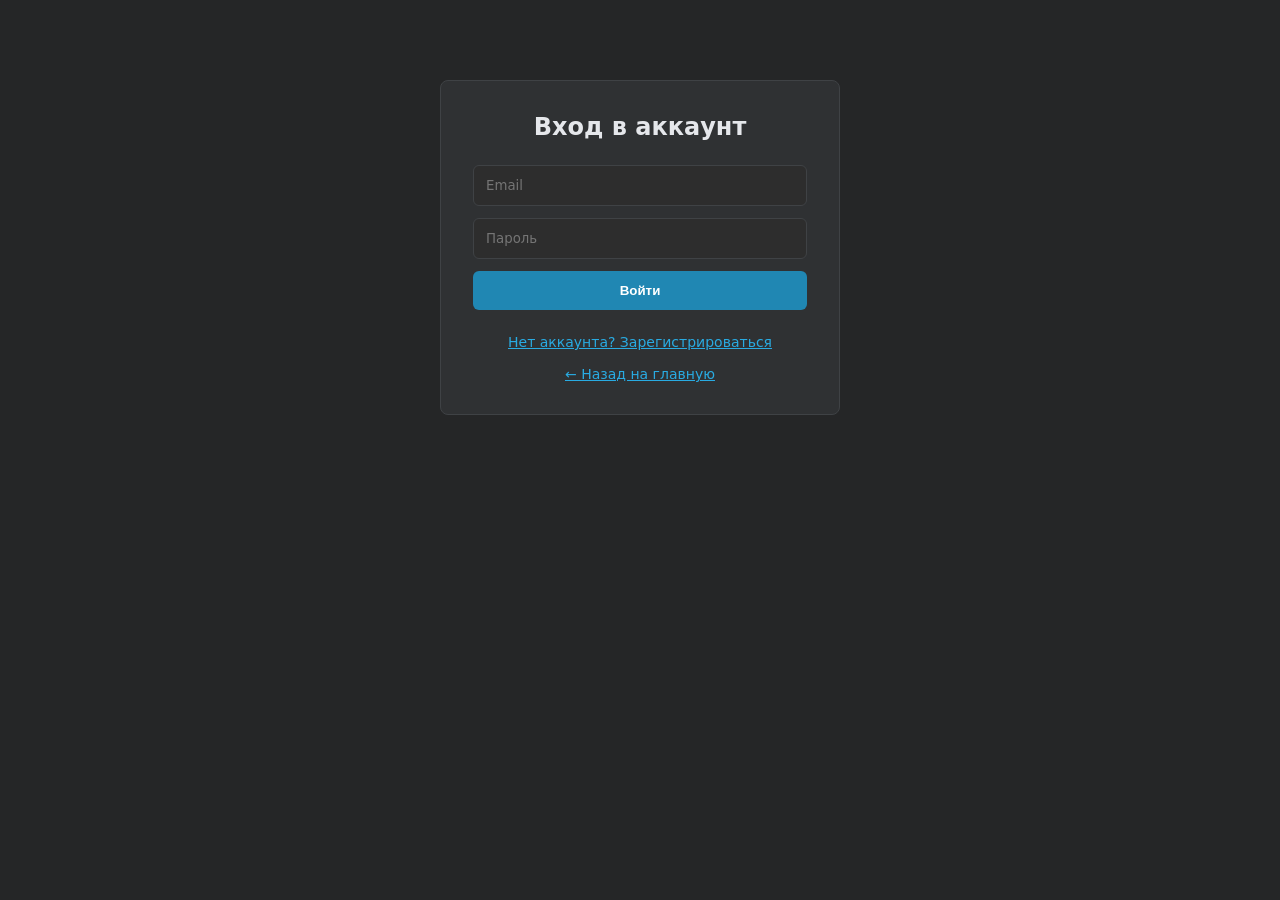
<file: web/login.html>
<!DOCTYPE html>
<html lang="ru">
<head>
    <meta charset="utf-8">
    <title>Вход - CodeQuest</title>
    <link rel="stylesheet" href="style.css">
    <style>
        .auth-container { max-width: 400px; margin: 80px auto; background: var(--bg-card); padding: 32px; border-radius: 8px; border: var(--border-primary); }
        .auth-input { width: 100%; padding: 12px; margin-bottom: 12px; background: var(--bg-code-secondary); border: 1px solid var(--border-color); color: white; border-radius: 6px; font-family: inherit; }
        .auth-btn { width: 100%; padding: 12px; background: var(--brand-primary); color: white; border: none; border-radius: 6px; font-weight: bold; cursor: pointer; margin-bottom: 8px; }
        .auth-btn:hover { background: var(--brand-deep); }
        .toggle-link { color: var(--brand-bright); cursor: pointer; text-decoration: underline; display: block; text-align: center; margin-top: 16px; font-size: 14px; }
    </style>
</head>
<body>
<div class="auth-container">
    <h2 id="auth-title" style="text-align: center; margin-bottom: 24px;">Вход в аккаунт</h2>

    <input type="text" id="username" class="auth-input" placeholder="Ваш ник" style="display: none;">
    <input type="email" id="email" class="auth-input" placeholder="Email">
    <input type="password" id="password" class="auth-input" placeholder="Пароль">

    <button id="submit-btn" class="auth-btn" onclick="handleAuth()">Войти</button>

    <span class="toggle-link" id="toggle-link" onclick="toggleMode()">Нет аккаунта? Зарегистрироваться</span>
    <span class="toggle-link" onclick="window.location.href='index.html'">← Назад на главную</span>
</div>

<script>
    let isLoginMode = true;

    function toggleMode() {
        isLoginMode = !isLoginMode;
        document.getElementById('auth-title').textContent = isLoginMode ? 'Вход в аккаунт' : 'Регистрация';
        document.getElementById('submit-btn').textContent = isLoginMode ? 'Войти' : 'Зарегистрироваться';
        document.getElementById('toggle-link').textContent = isLoginMode ? 'Нет аккаунта? Зарегистрироваться' : 'Уже есть аккаунт? Войти';
        document.getElementById('username').style.display = isLoginMode ? 'none' : 'block';
    }

    async function handleAuth() {
        const email = document.getElementById('email').value;
        const password = document.getElementById('password').value;
        const username = document.getElementById('username').value;

        const btn = document.getElementById('submit-btn');
        btn.textContent = 'Загрузка...';
        btn.disabled = true;

        let result;
        if (isLoginMode) {
            result = await pywebview.api.sign_in_user(email, password);
        } else {
            result = await pywebview.api.sign_up_user(email, password, username);
        }

        if (result.error) {
            alert(result.error);
            btn.textContent = isLoginMode ? 'Войти' : 'Зарегистрироваться';
            btn.disabled = false;
        } else {
            await pywebview.api.save_key('is_logged_in', true);
            if (result.profile) {
                await pywebview.api.save_key('username', result.profile.username);
            } else if (!isLoginMode) {
                await pywebview.api.save_key('username', username);
            }
            window.location.href = 'profile.html';
        }
    }
</script>
</body>
</html>
</file>
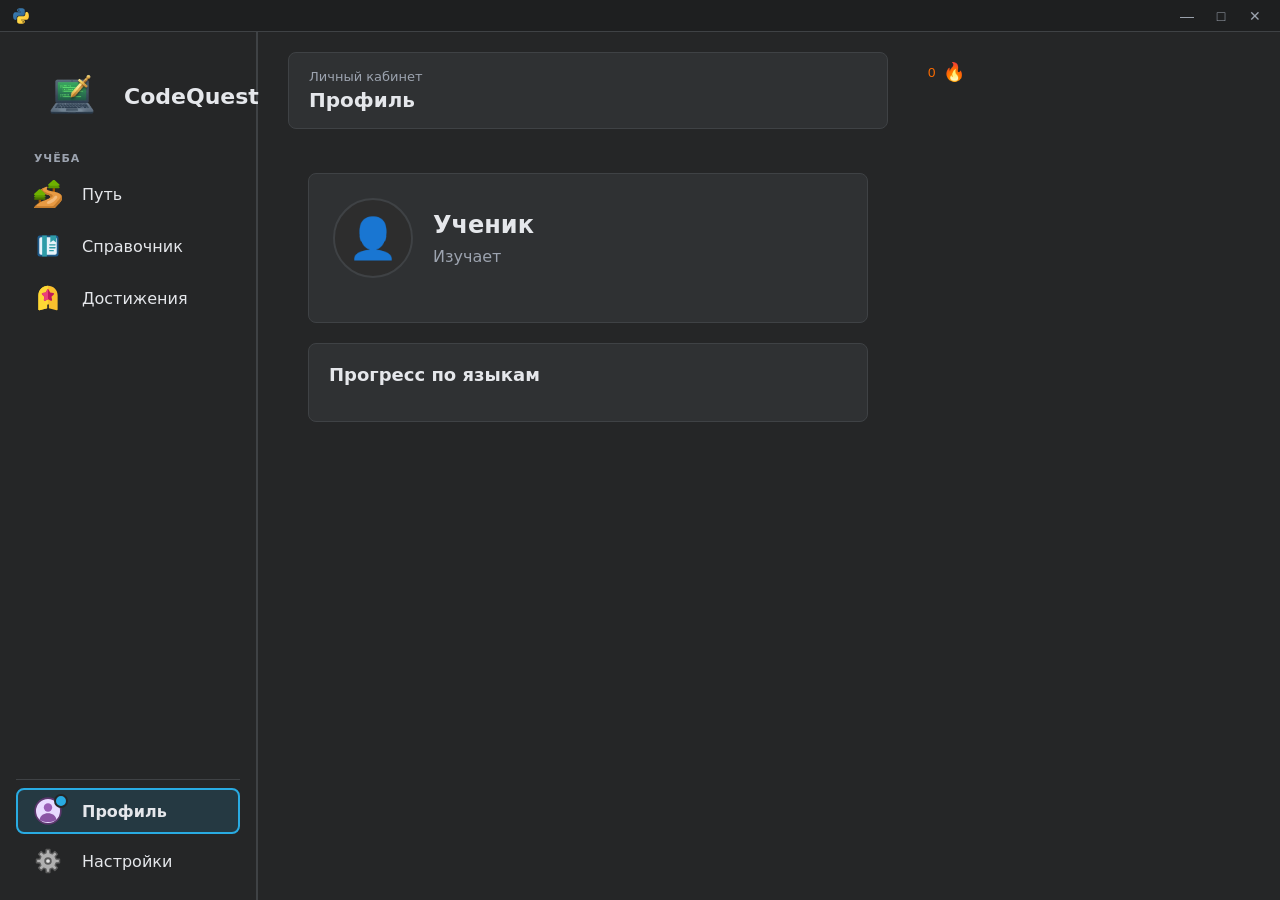
<file: web/profile.html>
<!DOCTYPE html>
<html lang="ru">
<head>
    <script src="update.js"></script>
    <meta charset="utf-8">
    <title>Профиль - CodeQuest</title>
    <link rel="stylesheet" href="style.css">
    <script src="i18n.js"></script>
    <script src="drag.js"></script>
    <style>
        .profile-card {
            background: var(--bg-card); border: var(--border-primary); border-radius: 8px;
            padding: 24px; display: flex; flex-direction: column; gap: 20px; margin-top: 20px;
        }
        .profile-header { display: flex; align-items: center; gap: 20px; }
        .profile-avatar {
            width: 80px; height: 80px; border-radius: 50%; background: var(--bg-code-secondary);
            display: flex; align-items: center; justify-content: center; font-size: 40px;
            border: 2px solid var(--border-color); overflow: hidden; position: relative;
            cursor: pointer; transition: border-color 0.2s; flex-shrink: 0;
        }
        .profile-avatar:hover { border-color: var(--brand-bright); }
        .profile-avatar img { width: 100%; height: 100%; object-fit: cover; display: none; }
        .profile-avatar-overlay {
            position: absolute; top: 0; left: 0; width: 100%; height: 100%;
            background: rgba(0,0,0,0.5); color: white; display: flex; align-items: center;
            justify-content: center; font-size: 24px; opacity: 0; transition: opacity 0.2s;
        }
        .profile-avatar:hover .profile-avatar-overlay { opacity: 1; }
        .profile-info h2 { margin: 0 0 8px 0; font-size: 24px; }
        .profile-info p { margin: 0; color: var(--text-secondary); font-size: 16px; }
        .profile-stats { display: grid; grid-template-columns: repeat(auto-fit, minmax(140px, 1fr)); gap: 16px; }
        .stat-box {
            background: var(--bg-code-secondary); padding: 16px; border-radius: 8px;
            text-align: center; border: 1px solid var(--border-color);
        }
        .stat-box .val { font-size: 24px; font-weight: bold; color: var(--brand-bright); }
        .stat-box .label { font-size: 14px; color: var(--text-secondary); margin-top: 4px; }
        .lang-progress-card {
            background: var(--bg-card); border: var(--border-primary); border-radius: 8px;
            padding: 20px; margin-top: 20px;
        }
        .lang-progress-title { margin: 0 0 16px 0; font-size: 18px; font-weight: bold; }
        .lang-row { display: flex; align-items: center; gap: 14px; padding: 10px 0; }
        .lang-row + .lang-row { border-top: 1px solid var(--border-color); }
        .lang-row-icon { width: 32px; height: 32px; object-fit: contain; flex-shrink: 0; }
        .lang-row-main { flex: 1; min-width: 0; }
        .lang-row-head { display: flex; justify-content: space-between; align-items: baseline; gap: 12px; margin-bottom: 6px; }
        .lang-row-name { font-size: 15px; font-weight: bold; color: var(--text-white); }
        .lang-row-count { font-size: 13px; color: var(--text-secondary); white-space: nowrap; }
        .lang-row .progress { height: 6px; }
        .lang-row.idle .lang-row-name, .lang-row.idle .lang-row-count { opacity: 0.55; }
    </style>
</head>
<body>
<div id="app-container">
    <div class="titlebar">
        <div class="titlebar-left"><img src="icons/python.svg" class="titlebar-icon" alt="Icon"></div>
        <div class="titlebar-right">
            <button class="titlebar-btn" onclick="pywebview.api.minimize_window()">—</button>
            <button class="titlebar-btn" onclick="pywebview.api.toggle_maximize()">□</button>
            <button class="titlebar-btn btn-close" onclick="pywebview.api.close_window()">✕</button>
        </div>
    </div>

    <div class="layout">
        <aside class="sidebar-main">
            <a class="sidebar-logo" href="index.html">
                <img src="icons/logo.png" alt="Logo" width="80" height="80" onerror="this.style.display='none'">
                <span class="sidebar-logo-text">CodeQuest</span>
            </a>
            <nav class="sidebar-scroll">
                <section class="sidebar-group">
                    <h2 class="sidebar-group-label" data-i18n="nav_learn">Учёба</h2>
                    <a class="sidebar-item" href="index.html"><img src="icons/journey.svg" width="28" height="28" alt=""><span data-i18n="nav_path">Путь</span></a>
                    <a class="sidebar-item" href="cheatsheet.html"><img src="icons/sprav.svg" width="28" height="28" alt=""><span data-i18n="nav_cheatsheet">Справочник</span></a>
                    <a class="sidebar-item" href="achievements.html"><img src="icons/achievement.svg" width="28" height="28" alt=""><span data-i18n="nav_achievements">Достижения</span></a>
                </section>
            </nav>
            <div class="sidebar-footer">
                <a class="sidebar-item sidebar-item-active" href="profile.html"><img src="icons/profile.svg" width="28" height="28" alt=""><span data-i18n="nav_profile">Профиль</span><span class="sidebar-dot"></span></a>
                <a class="sidebar-item" href="settings.html"><img src="icons/settings.svg" width="28" height="28" alt=""><span data-i18n="nav_settings">Настройки</span></a>
            </div>
        </aside>

        <main class="main">
            <header class="main-header">
                <div class="main-header-text">
                    <nav class="breadcrumbs"><span class="breadcrumbs-current" data-i18n="profile_subtitle">Личный кабинет</span></nav>
                    <h1 class="main-title" data-i18n="profile_title">Профиль</h1>
                </div>
            </header>

            <div class="main-body">
                <div class="profile-card">
                    <div class="profile-header">
                        <div class="profile-avatar" onclick="document.getElementById('avatar-upload').click()" title="Нажми, чтобы сменить аватар">
                            <span id="avatar-placeholder">👤</span>
                            <img id="avatar-image" alt="Аватар">
                            <div class="profile-avatar-overlay">📷</div>
                        </div>
                        <input type="file" id="avatar-upload" accept="image/*" style="display: none;">
                        <div class="profile-info">
                            <h2 id="profile-name">Ученик</h2>
                            <p id="profile-learning">Изучает</p>
                        </div>
                    </div>
                    <div class="profile-stats" id="profile-stats"></div>
                </div>

                <div class="lang-progress-card">
                    <h3 class="lang-progress-title" data-i18n="profile_lang_progress">Прогресс по языкам</h3>
                    <div id="lang-progress-list"></div>
                </div>
            </div>
        </main>

        <aside class="right-panel">
            <div class="stats-bar" style="justify-content: flex-start;">
                <button class="stat-item stat-streak" id="streak-widget">
                    <span class="stat-val" id="streak-count">0</span><span id="streak-icon" style="font-size: 18px;">🔥</span>
                </button>
            </div>
        </aside>
    </div>
</div>

<script>
    window.addEventListener('pywebviewready', async () => {
        await applyLanguage();
        try {
            const data = await pywebview.api.load_data();

            // Применяем тему (если выбрана светлая)
            if (data.settings_app_theme === 'light') {
                document.body.classList.add('light-theme');
            }

            if (data.username) {
                document.getElementById('profile-name').textContent = data.username;
            }
            if (data.user_avatar) {
                const img = document.getElementById('avatar-image');
                img.src = data.user_avatar; img.style.display = 'block';
                document.getElementById('avatar-placeholder').style.display = 'none';
            }
            document.getElementById('avatar-upload').addEventListener('change', function(e) {
                const file = e.target.files[0]; if (!file) return;
                const reader = new FileReader();
                reader.onload = function(event) {
                    const img = new Image();
                    img.onload = function() {
                        const canvas = document.createElement('canvas');
                        const maxSize = 150; let width = img.width, height = img.height;
                        if (width > height) { if (width > maxSize) { height *= maxSize / width; width = maxSize; } }
                        else { if (height > maxSize) { width *= maxSize / height; height = maxSize; } }
                        canvas.width = width; canvas.height = height;
                        const ctx = canvas.getContext('2d'); ctx.drawImage(img, 0, 0, width, height);
                        const compressedBase64 = canvas.toDataURL('image/jpeg', 0.8);
                        pywebview.api.save_key('user_avatar', compressedBase64).then(() => {
                            const avImg = document.getElementById('avatar-image');
                            avImg.src = compressedBase64; avImg.style.display = 'block';
                            document.getElementById('avatar-placeholder').style.display = 'none';
                        });
                    };
                    img.src = event.target.result;
                };
                reader.readAsDataURL(file);
            });
            // Счётчики считаем по активному курсу: раньше в них попадали все языки сразу.
            const activeLang = await pywebview.api.get_active_lang();
            const langStats = await pywebview.api.get_lang_stats();
            const allStats = await pywebview.api.get_all_lang_stats();

            const learningEl = document.getElementById('profile-learning');
            if (learningEl) {
                learningEl.textContent = `${t('profile_learning')}: ${langStats.name}`;
            }

            // Огонёк общий для всех курсов, поэтому берём его из get_streak_status.
            const streakStatus = await pywebview.api.get_streak_status();
            const timeStats = await pywebview.api.get_time_stats();
            document.getElementById('profile-stats').innerHTML = `
        <div class="stat-box"><div class="val">${streakStatus.streak}</div><div class="label" data-i18n="stats_days">Дней подряд</div></div>
        <div class="stat-box"><div class="val">${langStats.lessons_done}</div><div class="label" data-i18n="stats_lessons">Уроков пройдено</div></div>
        <div class="stat-box"><div class="val">${langStats.trophies_done}</div><div class="label" data-i18n="stats_trophies">Контрольных сдано</div></div>
        <div class="stat-box"><div class="val">${timeStats.today_minutes}</div><div class="label" data-i18n="stats_time_today">Мин. сегодня</div></div>
        <div class="stat-box"><div class="val">${timeStats.week_minutes}</div><div class="label" data-i18n="stats_time_week">Мин. за неделю</div></div>
        <div class="stat-box"><div class="val">${timeStats.all_time_minutes}</div><div class="label" data-i18n="stats_time_all">Мин. всего</div></div>`;
            const langIcons = {
                "python": "icons/python.svg", "java": "icons/java.svg", "cpp": "icons/cplusplus.svg",
                "c": "icons/c.svg", "javascript": "icons/javascript.svg", "html": "icons/html.svg",
                "css": "icons/css.svg", "prog": "icons/prog.svg"
            };
            document.getElementById('lang-progress-list').innerHTML = allStats.sort((a, b) => b.done - a.done).map(s => {                const percent = s.total > 0 ? (s.done / s.total) * 100 : 0;
                return `<div class="lang-row ${s.done === 0 ? 'idle' : ''}">
                    <img class="lang-row-icon" src="${langIcons[s.lang] || 'icons/prog.svg'}" alt="" onerror="this.style.display='none'">
                    <div class="lang-row-main">
                        <div class="lang-row-head">
                            <span class="lang-row-name">${s.name}</span>
                            <span class="lang-row-count">${s.done} / ${s.total}</span>
                        </div>
                        <div class="progress"><div class="progress-fill" style="width: ${percent}%; background: var(--product-xp-color);"></div></div>
                    </div>
                </div>`;
            }).join('');

            await applyLanguage();
            const status = await pywebview.api.get_streak_status();
            document.getElementById('streak-count').textContent = status.streak;
            const icon = document.getElementById('streak-icon');
            const widget = document.getElementById('streak-widget');
            if (status.frozen) { icon.style.filter = 'hue-rotate(180deg)'; if (widget) widget.title = t('streak_frozen_hint'); }
            else if (status.streak > 0) icon.style.filter = 'none';
            else icon.style.filter = 'grayscale(100%)';
        } catch (e) { console.error(e); }
    });
</script>
</body>
</html>
</file>
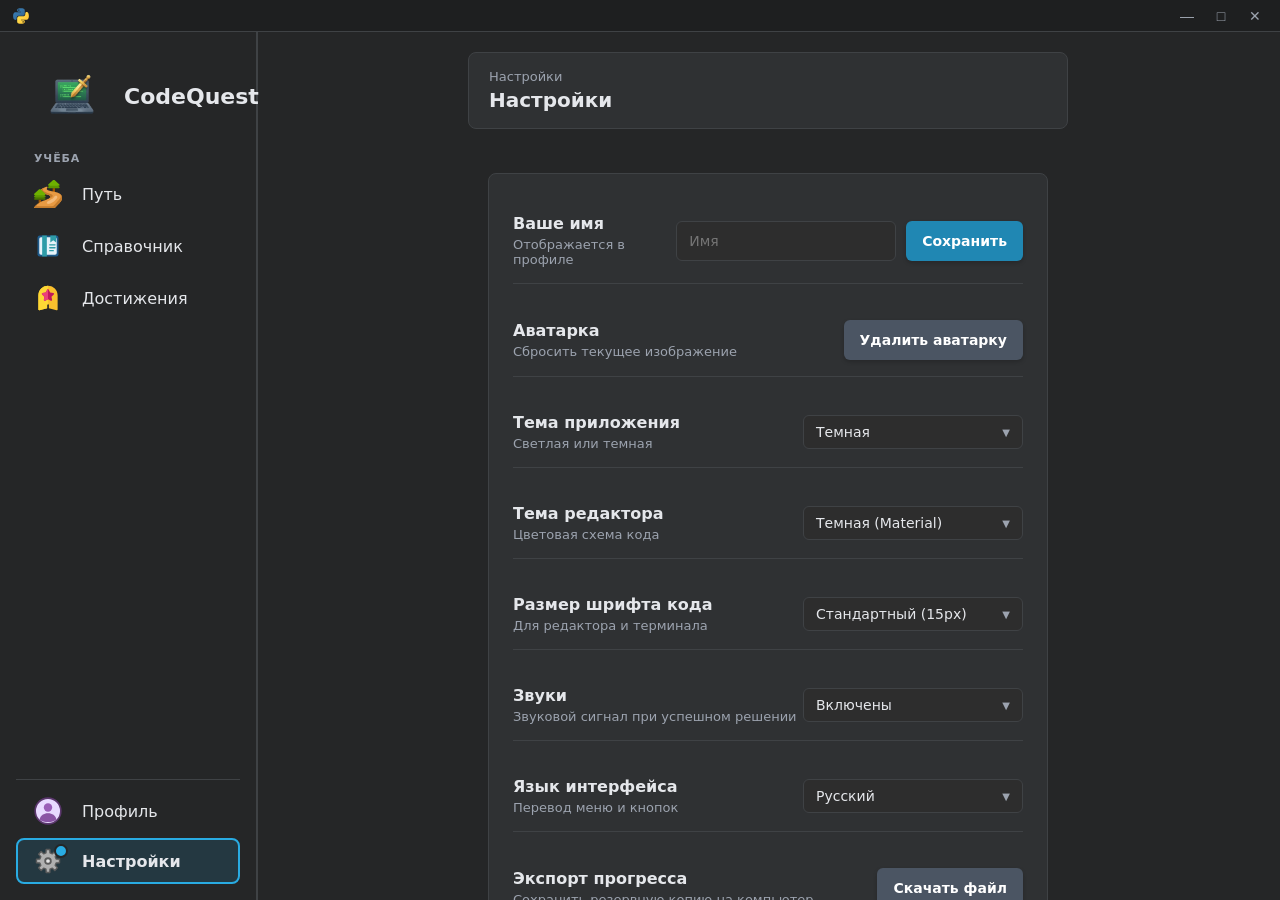
<file: web/settings.html>
<!DOCTYPE html>
<html lang="ru">
<head>
    <script src="update.js"></script>
    <meta charset="utf-8">
    <title>Настройки - CodeQuest</title>
    <link rel="stylesheet" href="style.css">
    <script src="toast.js"></script>
    <script src="i18n.js"></script>
    <script src="drag.js"></script>
    <style>
        .settings-card {
            background: var(--bg-card); border: var(--border-primary); border-radius: 8px;
            padding: 24px; display: flex; flex-direction: column; gap: 20px; margin-top: 20px; max-width: 800px;
        }
        .setting-row { display: flex; justify-content: space-between; align-items: center; padding: 16px 0; border-bottom: 1px solid var(--border-color); }
        .setting-row:last-child { border-bottom: none; }
        .setting-info h3 { margin: 0 0 4px 0; font-size: 16px; font-weight: 600; }
        .setting-info p { margin: 0; font-size: 13px; color: var(--text-secondary); }
        .setting-input, .setting-select {
            background: var(--bg-code-secondary); border: 1px solid var(--border-color);
            color: white; padding: 8px 12px; border-radius: 6px; font-family: inherit; font-size: 14px; width: 220px;
        }
        .setting-select { cursor: pointer; }
        .btn { padding: 8px 16px; border-radius: 6px; border: none; font-family: inherit; font-weight: bold; cursor: pointer; color: white; font-size: 14px; transition: background 0.2s; }
        .btn-save { background: var(--brand-primary); }
        .btn-save:hover { background: var(--brand-deep); }
        .btn-secondary { background: #4b5563; }
        .btn-secondary:hover { background: #374151; }
        .btn-danger { background: #c53030; }
        .btn-danger:hover { background: #9b2c2c; }
        .btn-warning { background: #d97706; }
        .btn-warning:hover { background: #b45309; }
    </style>
</head>
<body>
<div id="app-container">
    <div class="titlebar">
        <div class="titlebar-left"><img src="icons/python.svg" class="titlebar-icon" alt="Icon"></div>
        <div class="titlebar-right">
            <button class="titlebar-btn" onclick="pywebview.api.minimize_window()">—</button>
            <button class="titlebar-btn" onclick="pywebview.api.toggle_maximize()">□</button>
            <button class="titlebar-btn btn-close" onclick="pywebview.api.close_window()">✕</button>
        </div>
    </div>

    <div class="layout">
        <aside class="sidebar-main">
            <a class="sidebar-logo" href="index.html">
                <img src="icons/logo.png" alt="Logo" width="80" height=80 onerror="this.style.display='none'">
                <span class="sidebar-logo-text">CodeQuest</span>
            </a>
            <nav class="sidebar-scroll">
                <section class="sidebar-group">
                    <h2 class="sidebar-group-label" data-i18n="nav_learn">Учёба</h2>
                    <a class="sidebar-item" href="index.html"><img src="icons/journey.svg" width="28" height="28" alt=""><span data-i18n="nav_path">Путь</span></a>
                    <a class="sidebar-item" href="cheatsheet.html"><img src="icons/sprav.svg" width="28" height="28" alt=""><span data-i18n="nav_cheatsheet">Справочник</span></a>
                    <a class="sidebar-item" href="achievements.html"><img src="icons/achievement.svg" width="28" height="28" alt=""><span data-i18n="nav_achievements">Достижения</span></a>
                </section>
            </nav>
            <div class="sidebar-footer">
                <a class="sidebar-item" href="profile.html"><img src="icons/profile.svg" width="28" height="28" alt=""><span data-i18n="nav_profile">Профиль</span></a>
                <a class="sidebar-item sidebar-item-active" href="settings.html"><img src="icons/settings.svg" width="28" height="28" alt=""><span data-i18n="nav_settings">Настройки</span><span class="sidebar-dot"></span></a>
            </div>
        </aside>

        <main class="main">
            <header class="main-header">
                <div class="main-header-text">
                    <nav class="breadcrumbs"><span class="breadcrumbs-current" data-i18n="settings_title">Настройки</span></nav>
                    <h1 class="main-title" data-i18n="settings_title">Настройки</h1>
                </div>
            </header>

            <div class="main-body">
                <div class="settings-card">
                    <div class="setting-row">
                        <div class="setting-info"><h3 data-i18n="set_name">Ваше имя</h3><p data-i18n="set_name_desc">Отображается в профиле</p></div>
                        <div style="display: flex; gap: 10px;">
                            <input type="text" id="username-input" class="setting-input" placeholder="Имя">
                            <button class="btn btn-save" onclick="saveUsername()" data-i18n="btn_save">Сохранить</button>
                        </div>
                    </div>

                    <div class="setting-row">
                        <div class="setting-info"><h3 data-i18n="set_avatar">Аватарка</h3><p data-i18n="set_avatar_desc">Сбросить текущее изображение</p></div>
                        <button class="btn btn-secondary" onclick="deleteAvatar()" data-i18n="btn_del_avatar">Удалить аватарку</button>
                    </div>

                    <div class="setting-row">
                        <div class="setting-info"><h3 data-i18n="set_theme">Тема приложения</h3><p data-i18n="set_theme_desc">Светлая или темная</p></div>
                        <div class="custom-select" id="theme-custom">
                            <div class="custom-select-trigger">
                                <span id="theme-label" data-i18n="theme_dark">Темная</span>
                            </div>
                            <div class="custom-select-options">
                                <div class="custom-option selected" data-value="dark" data-i18n="theme_dark">Темная</div>
                                <div class="custom-option" data-value="light" data-i18n="theme_light">Светлая</div>
                            </div>
                        </div>
                    </div>

                    <div class="setting-row">
                        <div class="setting-info"><h3 data-i18n="set_editor_theme">Тема редактора</h3><p data-i18n="set_editor_theme_desc">Цветовая схема кода</p></div>
                        <div class="custom-select" id="editor-theme-custom">
                            <div class="custom-select-trigger">
                                <span id="editor-theme-label" data-i18n="theme_dark_editor">Темная (Material)</span>
                            </div>
                            <div class="custom-select-options">
                                <div class="custom-option selected" data-value="material-darker" data-i18n="theme_dark_editor">Темная (Material)</div>
                                <div class="custom-option" data-value="dracula" data-i18n="theme_dracula">Dracula</div>
                                <div class="custom-option" data-value="monokai" data-i18n="theme_monokai">Monokai</div>
                            </div>
                        </div>
                    </div>

                    <div class="setting-row">
                        <div class="setting-info"><h3 data-i18n="set_font">Размер шрифта кода</h3><p data-i18n="set_font_desc">Для редактора и терминала</p></div>
                        <div class="custom-select" id="font-size-custom">
                            <div class="custom-select-trigger">
                                <span id="font-size-label" data-i18n="font_std">Стандартный (15px)</span>
                            </div>
                            <div class="custom-select-options">
                                <div class="custom-option" data-value="13" data-i18n="font_small">Мелкий (13px)</div>
                                <div class="custom-option selected" data-value="15" data-i18n="font_std">Стандартный (15px)</div>
                                <div class="custom-option" data-value="18" data-i18n="font_large">Крупный (18px)</div>
                                <div class="custom-option" data-value="22" data-i18n="font_xl">Очень крупный (22px)</div>
                            </div>
                        </div>
                    </div>

                    <div class="setting-row">
                        <div class="setting-info"><h3 data-i18n="set_sound">Звуки</h3><p data-i18n="set_sound_desc">Звуковой сигнал при успешном решении</p></div>
                        <div class="custom-select" id="sound-custom">
                            <div class="custom-select-trigger">
                                <span id="sound-label" data-i18n="sound_on">Включены</span>
                            </div>
                            <div class="custom-select-options">
                                <div class="custom-option selected" data-value="true" data-i18n="sound_on">Включены</div>
                                <div class="custom-option" data-value="false" data-i18n="sound_off">Выключены</div>
                            </div>
                        </div>
                    </div>

                    <div class="setting-row">
                        <div class="setting-info"><h3 data-i18n="set_lang">Язык интерфейса</h3><p data-i18n="set_lang_desc">Перевод меню и кнопок</p></div>
                        <div class="custom-select" id="lang-custom">
                            <div class="custom-select-trigger">
                                <span id="lang-label">Русский</span>
                            </div>
                            <div class="custom-select-options">
                                <div class="custom-option" data-value="ru">Русский</div>
                                <div class="custom-option" data-value="en">English</div>
                            </div>
                        </div>
                    </div>

                    <div class="setting-row">
                        <div class="setting-info"><h3 data-i18n="set_export">Экспорт прогресса</h3><p data-i18n="set_export_desc">Сохранить резервную копию на компьютер</p></div>
                        <button class="btn btn-secondary" onclick="exportData()" data-i18n="btn_export">Скачать файл</button>
                    </div>

                    <div class="setting-row">
                        <div class="setting-info"><h3 data-i18n="set_import">Импорт прогресса</h3><p data-i18n="set_import_desc">Загрузить ранее сохраненный файл</p></div>
                        <button class="btn btn-secondary" onclick="importData()" data-i18n="btn_import">Загрузить файл</button>
                    </div>

                    <div class="setting-row">
                        <div class="setting-info"><h3 data-i18n="set_clear">Очистить код</h3><p data-i18n="set_clear_desc">Сбросить код уроков, сохранив прогресс</p></div>
                        <button class="btn btn-warning" onclick="clearCode()" data-i18n="btn_clear">Очистить</button>
                    </div>

                    <div class="setting-row">
                        <div class="setting-info"><h3 style="color: #ef4444;" data-i18n="set_reset">Удалить всё</h3><p data-i18n="set_reset_desc">Сбросить все уроки и достижения</p></div>
                        <button class="btn btn-danger" onclick="resetProgress()" data-i18n="btn_reset">Сбросить всё</button>
                    </div>
                </div>
            </div>
        </main>
    </div>
</div>

<script>
    let currentData = {};
    window.addEventListener('pywebviewready', async () => {
        await applyLanguage();
        currentData = await pywebview.api.load_data();
        document.getElementById('username-input').value = currentData.username || '';

        // Применяем тему (если выбрана светлая)
        // Применяем тему (если выбрана светлая)
        if (currentData.settings_app_theme === 'light') {
            document.body.classList.add('light-theme');
        }

        // Инициализация кастомных селектов
        setSelected('font-size-custom', currentData.settings_font_size || "15");
        setSelected('sound-custom', currentData.settings_sound === false ? "false" : "true");
        setSelected('lang-custom', currentData.settings_lang || "ru");
        setSelected('theme-custom', currentData.settings_app_theme || "dark");
        setSelected('editor-theme-custom', currentData.settings_editor_theme || "material-darker");
        initCustomSelects();
    });

    // --- Логика работы кастомного выпадающего списка ---
    function setSelected(selectId, value) {
        const select = document.getElementById(selectId);
        if (!select) return;
        const opt = select.querySelector(`.custom-option[data-value="${value}"]`);
        if (opt) {
            select.querySelector('.custom-select-options .selected')?.classList.remove('selected');
            opt.classList.add('selected');
            select.querySelector('.custom-select-trigger span').textContent = opt.textContent;
        }
    }

    function initCustomSelects() {
        document.querySelectorAll('.custom-select').forEach(select => {
            const trigger = select.querySelector('.custom-select-trigger');
            const options = select.querySelectorAll('.custom-option');

            trigger.addEventListener('click', (e) => {
                e.stopPropagation();
                // Закрываем другие открытые списки
                document.querySelectorAll('.custom-select').forEach(s => { if(s !== select) s.classList.remove('open'); });
                select.classList.toggle('open');
            });

            options.forEach(opt => {
                opt.addEventListener('click', () => {
                    const val = opt.getAttribute('data-value');

                    select.querySelector('.custom-select-options .selected')?.classList.remove('selected');
                    opt.classList.add('selected');
                    select.querySelector('.custom-select-trigger span').textContent = opt.textContent;
                    select.classList.remove('open');

                    // Сохраняем настройки
                    if (select.id === 'font-size-custom') saveSetting('settings_font_size', val);
                    if (select.id === 'sound-custom') saveSetting('settings_sound', val === 'true');
                    if (select.id === 'lang-custom') saveSetting('settings_lang', val);
                    if (select.id === 'theme-custom') saveSetting('settings_app_theme', val);
                    if (select.id === 'editor-theme-custom') saveSetting('settings_editor_theme', val);
                });
            });
        });

        // Закрываем при клике вне меню
        document.addEventListener('click', () => {
            document.querySelectorAll('.custom-select').forEach(s => s.classList.remove('open'));
        });
    }

    async function saveUsername() {
        const input = document.getElementById('username-input');
        const val = input.value.trim();
        if (!val) {
            showToast('Введите имя!', 'error');
            return;
        }
        await pywebview.api.save_key('username', val);
        showToast('Имя сохранено: ' + val, 'success');
        setTimeout(() => { window.location.href = 'profile.html'; }, 800);
    }

    async function saveSetting(key, value) {
        await pywebview.api.save_key(key, value);
        currentData[key] = value;
        if (key === 'settings_lang' || key === 'settings_app_theme' || key === 'settings_editor_theme') {
            window.location.reload();
        }
    }

    async function deleteAvatar() {
        if (confirm(t('msg_avatar_confirm'))) {
            await pywebview.api.save_key('user_avatar', '');
            showToast(t('toast_avatar_deleted'), 'success');
        }
    }

    async function exportData() {
        const res = await pywebview.api.export_progress();
        if (res.error) showToast(res.error, 'error');
        else if (res.success) showToast(t('toast_export_success'), 'success');
    }

    async function importData() {
        if (confirm(t('set_import') + '?')) {
            const res = await pywebview.api.import_progress();
            if (res.error) showToast('Ошибка: ' + res.error, 'error');
            else if (res.success) {
                showToast(t('toast_import_success'), 'success');
                setTimeout(() => window.location.reload(), 1500);
            }
        }
    }

    async function clearCode() {
        if (confirm(t('set_clear') + '?')) {
            await pywebview.api.clear_all_code();
            showToast(t('toast_code_cleared'), 'success');
        }
    }

    async function resetProgress() {
        if (confirm(t('msg_reset_confirm'))) { await pywebview.api.reset_progress(); window.location.href = 'index.html'; }
    }
</script>
</body>
</html>
</file>
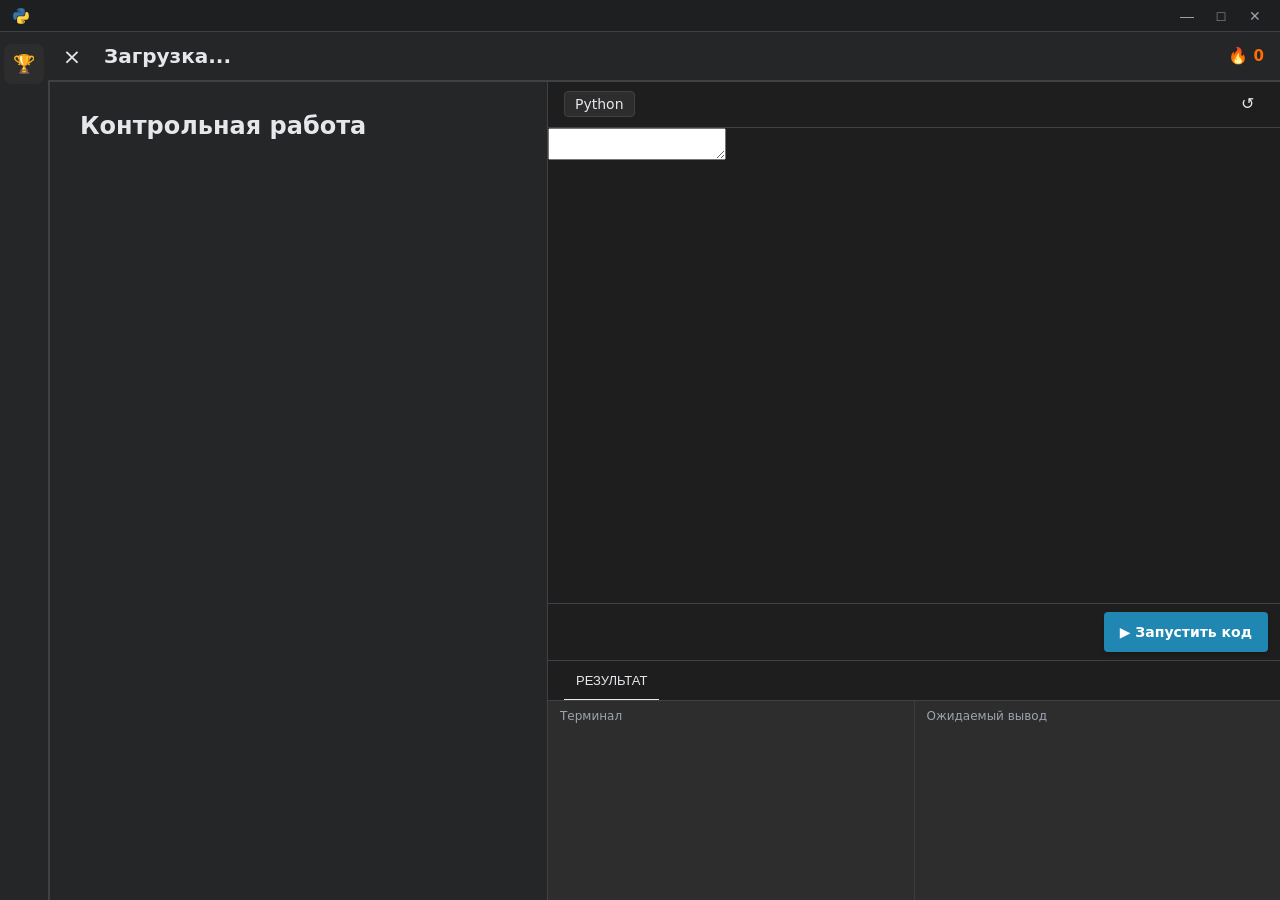
<file: web/trophy.html>
<!DOCTYPE html>
<html lang="ru">
<head>
    <meta charset="utf-8">
    <title>CodeQuest</title>
    <link rel="stylesheet" href="style.css">
    <script src="i18n.js"></script>
    <script src="drag.js"></script>
    <script src="toast.js"></script>
    <link rel="stylesheet" href="vendor/codemirror/codemirror.min.css">
    <link rel="stylesheet" href="vendor/codemirror/theme/material-darker.min.css">
    <link rel="stylesheet" href="vendor/codemirror/theme/dracula.min.css">
    <link rel="stylesheet" href="vendor/codemirror/theme/monokai.min.css">
    <script src="vendor/codemirror/codemirror.min.js"></script>
    <script src="vendor/codemirror/mode/python/python.min.js"></script>
    <script src="vendor/codemirror/mode/clike/clike.min.js"></script>
    <script src="vendor/codemirror/mode/javascript/javascript.min.js"></script>
    <script src="vendor/codemirror/mode/xml/xml.min.js"></script>
    <script src="vendor/codemirror/mode/css/css.min.js"></script>
    <script src="vendor/codemirror/mode/htmlmixed/htmlmixed.min.js"></script>
    <link rel="stylesheet" href="vendor/codemirror/addon/hint/show-hint.min.css">
    <script src="vendor/codemirror/addon/hint/show-hint.min.js"></script>
    <script src="vendor/codemirror/addon/edit/closebrackets.min.js"></script>
    <script src="vendor/codemirror/addon/edit/matchbrackets.min.js"></script>
    <script src="vendor/marked/marked.min.js"></script>
    <link rel="stylesheet" href="vendor/highlight/styles/vs2015.min.css">
    <script src="vendor/highlight/highlight.min.js"></script>
    <script src="vendor/highlight/languages/python.min.js"></script>
    <link rel="stylesheet" href="vendor/xterm/xterm.css" />
    <script src="vendor/xterm/xterm.js"></script>
    <style>
        .browser-preview {
            border-radius: 8px; overflow: hidden; border: 1px solid var(--border-color);
            margin: 0 auto; background: #fff; box-shadow: 0 4px 15px rgba(0,0,0,0.3);
            display: flex; flex-direction: column; height: 100%; width: 100%;
        }
        .browser-header {
            background: #e5e7eb; padding: 8px 12px; display: flex; align-items: center; gap: 12px; border-bottom: 1px solid #d1d5db;
        }
        .browser-dots { display: flex; gap: 6px; }
        .browser-dot { width: 10px; height: 10px; border-radius: 50%; }
        .browser-dot.red { background: #ef4444; }
        .browser-dot.yellow { background: #f59e0b; }
        .browser-dot.green { background: #10b981; }
        .browser-address {
            flex: 1; background: #f3f4f6; border-radius: 6px; padding: 4px 10px;
            font-size: 12px; color: #6b7280; font-family: monospace; text-align: center;
        }
        .browser-content { flex: 1; background: #fff; position: relative; }
        .browser-content iframe { position: absolute; top: 0; left: 0; width: 100%; height: 100%; border: none; }

        .cm-s-material-darker .cm-string, .cm-s-dracula .cm-string, .cm-s-monokai .cm-string { color: #98c379 !important; }
        .cm-s-material-darker .cm-keyword, .cm-s-dracula .cm-keyword, .cm-s-monokai .cm-keyword { color: #c678dd !important; font-weight: bold; }
        .cm-s-material-darker .cm-tag, .cm-s-dracula .cm-tag, .cm-s-monokai .cm-tag { color: #e06c75 !important; }
        .cm-s-material-darker .cm-attribute, .cm-s-dracula .cm-attribute, .cm-s-monokai .cm-attribute { color: #d19a66 !important; }
        .cm-s-material-darker .cm-number, .cm-s-dracula .cm-number, .cm-s-monokai .cm-number { color: #d19a66 !important; }
        .cm-s-material-darker .cm-comment, .cm-s-dracula .cm-comment, .cm-s-monokai .cm-comment { color: #5c6370 !important; font-style: italic; }
    </style>
</head>
<body>
<div id="app-container">
    <div class="titlebar">
        <div class="titlebar-left"><img src="icons/python.svg" class="titlebar-icon" alt="Icon"></div>
        <div class="titlebar-right">
            <button class="titlebar-btn" onclick="pywebview.api.minimize_window()">—</button>
            <button class="titlebar-btn" onclick="pywebview.api.toggle_maximize()">□</button>
            <button class="titlebar-btn btn-close" onclick="pywebview.api.close_window()">✕</button>
        </div>
    </div>

    <div class="layout">
        <aside class="sidebar-lesson">
            <button class="side-btn active">🏆</button>
        </aside>

        <main class="main" style="padding: 0; max-width: 100%; align-items: stretch; overflow: hidden;">
            <div class="lesson" style="height: 100%;">
                <header class="lesson-topbar">
                    <div class="topbar-left">
                        <a href="index.html" class="close-btn" style="text-decoration: none;">×</a>
                        <h1 class="lesson-title" id="lesson-title">Загрузка...</h1>
                    </div>
                    <div class="topbar-stats">
                        <div class="stat stat-streak" id="topbar-streak-widget"><span class="stat-icon" id="topbar-streak-icon">🔥</span><span class="stat-val" id="topbar-streak-count">0</span></div>
                    </div>
                </header>

                <div class="lesson-body">
                    <aside class="theory-panel" style="width: 500px;">
                        <div class="theory-header"><h2 class="theory-title" id="theory-title">Контрольная работа</h2></div>
                        <section class="challenge"><div class="theory-content" id="theory-content"></div></section>
                    </aside>

                    <main class="code-view">
                        <div id="quiz-container" class="quiz-container" style="display: none;">
                            <div class="editor-toolbar"><div class="lang-select" data-i18n="questions">Вопросы</div></div>
                            <div class="quiz-content">
                                <div class="quiz-progress" id="quiz-progress">
                                    <div class="quiz-progress-head">
                                        <span id="quiz-progress-label">Вопрос 1 из 6</span>
                                        <span id="quiz-progress-remaining">Осталось: 6 из 6</span>
                                    </div>
                                    <div class="quiz-progress-track"><div class="quiz-progress-fill" id="quiz-progress-fill"></div></div>
                                </div>
                                <h3 id="question-text" class="question-text"></h3>
                                <div id="options-container" class="options-container"></div>
                                <div id="quiz-feedback" class="quiz-feedback" style="display: none;"></div>
                                <button id="next-question-btn" class="btn btn-run" style="display: none; margin-top: 20px;" data-i18n="btn_next">Дальше</button>
                                <div id="quiz-complete" class="quiz-complete" style="display: none;">
                                    <div class="quiz-complete-icon">🏆</div>
                                    <h3 id="quiz-complete-title" data-i18n="trophy_complete_title">Контрольная сдана!</h3>
                                    <p id="quiz-complete-desc" data-i18n="trophy_complete_desc">Все вопросы контрольной решены.</p>
                                    <button class="btn btn-run" style="margin-top: 20px;" onclick="window.location.href='index.html'" data-i18n="quiz_back_to_lessons">К урокам</button>
                                </div>
                            </div>
                        </div>

                        <div id="editor-container" class="editor-container" style="display: flex;">
                            <div class="editor-toolbar">
                                <div class="lang-select" id="editor-lang-label">Python</div>
                                <button class="icon-btn" onclick="resetCode()">↺</button>
                            </div>

                            <div class="editor-area"><textarea id="code-editor"></textarea></div>

                            <div class="editor-actions-bottom" id="editor-actions-bottom" style="position: relative; bottom: 0; right: 0; padding: 8px 12px; justify-content: flex-end; background: var(--bg-code-primary); border-top: 1px solid var(--border-color); display: flex; gap: 12px;">
                                <button class="btn btn-run" id="run-btn" onclick="startTerminal()" data-i18n="lesson_run">▶ Запустить код</button>
                                <button class="btn btn-run" id="check-btn" onclick="checkWebTask()" style="display: none; background: #22c55e; font-size: 16px; padding: 0 24px; height: 44px; box-shadow: 0 4px 12px rgba(34, 197, 94, 0.4);">✓ Проверить код</button>
                                <button class="btn btn-run" id="stop-btn" onclick="stopTerminal()" style="display: none; background: #c53030;" data-i18n="lesson_stop">■ Стоп</button>
                            </div>

                            <div id="preview-container" style="display: none; height: 260px; flex-shrink: 0; background: var(--bg-primary); border-top: 1px solid var(--border-color); padding: 12px;">
                                <div class="browser-preview">
                                    <div class="browser-header">
                                        <div class="browser-dots">
                                            <div class="browser-dot red"></div>
                                            <div class="browser-dot yellow"></div>
                                            <div class="browser-dot green"></div>
                                        </div>
                                        <div class="browser-address">localhost:3000</div>
                                    </div>
                                    <div class="browser-content">
                                        <iframe id="preview-frame"></iframe>
                                    </div>
                                </div>
                            </div>

                            <div class="console-panel" id="console-panel">
                                <div class="console-tabs"><button class="console-tab active" data-i18n="lesson_result">РЕЗУЛЬТАТ</button></div>
                                <div class="console-body">
                                    <div class="console-col"><div class="console-label" data-i18n="lesson_terminal">Терминал</div><div id="terminal-container"></div></div>
                                    <div class="console-divider"></div>
                                    <div class="console-col"><div class="console-label" data-i18n="lesson_expected">Ожидаемый вывод</div><pre class="console-pre" id="console-expected"></pre></div>
                                </div>
                            </div>
                        </div>
                    </main>
                </div>
            </div>
        </main>
    </div>
</div>

<script>
    let trophyData = null, chapterId = null, editor = null, userData = {}, term = null, terminalOutput = "", lessonPassed = false, activeLang = "python", currentQuestionIndex = 0;
    let originalTrophyQuestions = [];
    let quizErrorCount = 0;
    window.addEventListener('pywebviewready', async () => {
        await applyLanguage();
        userData = await pywebview.api.load_data();

        if (userData.settings_app_theme === 'light') document.body.classList.add('light-theme');

        activeLang = await pywebview.api.get_active_lang();
        const langIcons = {
            "python": "icons/python.svg", "java": "icons/java.svg", "cpp": "icons/cplusplus.svg",
            "c": "icons/c.svg", "javascript": "icons/javascript.svg", "html": "icons/html.svg",
            "css": "icons/css.svg", "prog": "icons/prog.svg"
        };
        document.querySelector('.titlebar-icon').src = langIcons[activeLang] || "icons/python.svg";

        const urlParams = new URLSearchParams(window.location.search);
        chapterId = urlParams.get('id') || 1;
        localStorage.setItem('lastVisitedNode', `node-trophy-${chapterId}`);

        try {
            updateStreakUI();
            trophyData = await pywebview.api.get_trophy_test(chapterId);
            if (trophyData.error) throw new Error(trophyData.error);
            originalTrophyQuestions = JSON.parse(JSON.stringify(trophyData.questions || []));

            const fontSize = userData.settings_font_size || 15;
            document.documentElement.style.setProperty('--editor-font-size', fontSize + 'px');
            document.getElementById('lesson-title').textContent = trophyData.title;

            if (trophyData.quiz_only || (!trophyData.practice && trophyData.questions)) {
                document.getElementById('editor-container').style.display = 'none';
                document.getElementById('theory-title').textContent = trophyData.title;
                const infoDiv = document.getElementById('theory-content');
                infoDiv.innerHTML = marked.parse(trophyData.theory || trophyData.description || '');
                infoDiv.querySelectorAll('pre code').forEach((block) => { hljs.highlightElement(block); });

                if (userData[`${activeLang}_status_trophy_${chapterId}`] === 'done') {
                    showQuizComplete();
                } else {
                    startQuiz();
                }
                return;
            }

            document.getElementById('theory-title').textContent = trophyData.title;
            const theoryDiv = document.getElementById('theory-content'); theoryDiv.innerHTML = marked.parse(trophyData.practice.description || '');
            theoryDiv.querySelectorAll('pre code').forEach((block) => { hljs.highlightElement(block); });
            document.getElementById('console-expected').textContent = trophyData.practice.expected;

            initTerminal();

            const cmModes = {
                python: 'python', java: 'text/x-java', cpp: 'text/x-c++src',
                c: 'text/x-csrc', javascript: 'javascript', html: 'htmlmixed',
                css: 'css', prog: 'python'
            };
            const cmMode = cmModes[activeLang] || 'python';
            const edTheme = userData.settings_editor_theme || 'material-darker';

            const langNames = { "python": "Python", "java": "Java", "cpp": "C++", "c": "C", "javascript": "JavaScript", "html": "HTML", "css": "CSS", "prog": "General Code" };
            const langLabel = document.querySelector('#editor-container .lang-select');
            if (langLabel) langLabel.textContent = langNames[activeLang] || activeLang;

            if (activeLang === 'html' || activeLang === 'css') {
                document.getElementById('console-panel').style.display = 'none';
                document.getElementById('preview-container').style.display = 'block';
                document.getElementById('run-btn').style.display = 'none';
                document.getElementById('check-btn').style.display = 'inline-flex';
                document.getElementById('stop-btn').style.display = 'none';
            } else {
                document.getElementById('console-panel').style.display = 'flex';
                document.getElementById('preview-container').style.display = 'none';
                document.getElementById('run-btn').style.display = 'inline-flex';
                document.getElementById('check-btn').style.display = 'none';
                document.getElementById('stop-btn').style.display = 'none';
            }

            editor = CodeMirror.fromTextArea(document.getElementById('code-editor'), {
                mode: cmMode, lineNumbers: true, indentUnit: 4, theme: edTheme,
                viewportMargin: Infinity,
                extraKeys: {"Ctrl-Space": "autocomplete"},
                autoCloseBrackets: true,
                matchBrackets: true
            });

            const hintDict = {
                python: { words: ["print", "input", "len", "int", "float", "str", "list", "dict", "set", "tuple", "range", "def", "return", "if", "elif", "else", "for", "while", "in", "not", "and", "or", "True", "False", "None", "sum", "min", "max", "sorted", "append", "pop", "remove", "keys", "values", "items", "get", "split", "join", "upper", "lower", "replace", "isdigit", "isalpha", "startswith", "import", "from", "as", "try", "except", "finally", "raise", "class", "self", "super", "lambda", "yield"], brackets: ["print", "input", "len", "int", "float", "str", "list", "dict", "set", "tuple", "range", "sum", "min", "max", "sorted", "append", "pop", "remove", "keys", "values", "items", "get", "split", "join", "upper", "lower", "replace", "isdigit", "isalpha", "startswith"] },
                java: { words: ["public", "class", "static", "void", "main", "String", "System", "out", "println", "int", "double", "boolean", "if", "else", "for", "while", "return", "new", "import", "package", "extends", "implements", "interface", "try", "catch", "finally", "throw", "throws", "this", "super", "null", "true", "false", "private", "protected", "final", "abstract"], brackets: [] },
                cpp: { words: ["include", "iostream", "stdio.h", "using", "namespace", "std", "int", "main", "return", "printf", "cout", "cin", "endl", "if", "else", "for", "while", "do", "switch", "case", "break", "continue", "void", "char", "float", "double", "struct", "class", "public", "private", "protected", "new", "delete", "nullptr", "true", "false", "string", "vector"], brackets: ["printf", "cout", "cin"] },
                c: { words: ["include", "stdio.h", "stdlib.h", "int", "main", "return", "printf", "scanf", "if", "else", "for", "while", "do", "switch", "case", "break", "continue", "void", "char", "float", "double", "struct", "malloc", "free", "null", "true", "false", "NULL"], brackets: ["printf", "scanf", "malloc", "free"] },
                javascript: { words: ["console", "log", "let", "const", "var", "function", "return", "if", "else", "for", "while", "document", "getElementById", "querySelector", "addEventListener", "alert", "prompt", "parseInt", "parseFloat", "Math", "random", "Array", "push", "pop", "length", "true", "false", "null", "undefined", "window", "innerHTML", "value"], brackets: ["console.log", "alert", "prompt", "parseInt", "parseFloat", "querySelector", "getElementById", "addEventListener"] },
                html: { words: ["div", "span", "p", "a", "img", "ul", "ol", "li", "h1", "h2", "h3", "h4", "h5", "h6", "body", "head", "html", "script", "style", "link", "meta", "title", "table", "tr", "td", "th", "form", "input", "button", "br", "hr"], brackets: [] },
                css: { words: ["color", "background", "background-color", "margin", "padding", "border", "border-radius", "display", "flex", "grid", "width", "height", "max-width", "min-width", "font-size", "font-family", "font-weight", "text-align", "text-decoration", "position", "top", "left", "right", "bottom", "z-index", "opacity", "transform", "transition", "justify-content", "align-items", "gap"], brackets: [] }
            };
            const dict = hintDict[activeLang] || hintDict.python;

            function customHint(cm, options) {
                const cur = cm.getCursor(), token = cm.getTokenAt(cur), start = token.start, end = cur.ch;
                const word = token.string.slice(0, end - start).toLowerCase();
                if (!word) return null;
                let list = dict.words.filter(w => w.toLowerCase().startsWith(word));
                list = list.map(w => dict.brackets.includes(w) ? w + "()" : w);
                if (list.length === 0) return null;
                return { list: list, from: CodeMirror.Pos(cur.line, start), to: CodeMirror.Pos(cur.line, end) };
            }

            editor.on("inputRead", function(cm, change) {
                if (/[a-zA-Z_]/.test(change.text[0])) {
                    cm.showHint({ hint: customHint, completeSingle: false });
                }
            });

            let saveTimeout;
            editor.on('change', () => {
                clearTimeout(saveTimeout);
                saveTimeout = setTimeout(() => {
                    pywebview.api.save_key(`${activeLang}_code_trophy_${chapterId}`, editor.getValue());
                }, 500);
                if (activeLang === 'html' || activeLang === 'css') updateLivePreview();
            });

            const savedCode = userData[`${activeLang}_code_trophy_${chapterId}`];
            editor.setValue(savedCode || trophyData.practice.starter);
            if (activeLang === 'html' || activeLang === 'css') updateLivePreview();

        } catch (e) {
            document.getElementById('theory-content').textContent = t('msg_load_error') + e.message;
        }
    });

    function updateLivePreview() {
        if (activeLang !== 'html' && activeLang !== 'css') return;
        const code = editor.getValue();
        let htmlContent = code;
        if (activeLang === 'css') {
            htmlContent = `<!DOCTYPE html><html><head><meta charset="utf-8"><style>${code}</style></head><body><h1>CSS Preview</h1><p>Этот текст стилизован вашим кодом.</p></body></html>`;
        }
        const frame = document.getElementById('preview-frame');
        if (frame) frame.srcdoc = htmlContent;
    }

    function checkWebTask() {
        if (!trophyData || !trophyData.practice) return;
        const frame = document.getElementById('preview-frame');
        if (!frame) return;
        const doc = frame.contentDocument || frame.contentWindow.document;

        const actualText = (doc.body.textContent || '').replace(/\s+/g, ' ').trim();
        const expectedText = (trophyData.practice.expected || '').replace(/\s+/g, ' ').trim();

        const actualCode = editor.getValue();
        const mustContain = trophyData.practice.must_contain || [];

        let missing = [];
        for (let tag of mustContain) {
            if (!actualCode.includes(tag)) missing.push(tag);
        }

        if (actualText === expectedText && missing.length === 0) {
            lessonPassed = true;
            if (!userData[`${activeLang}_status_trophy_${chapterId}`]) {
                pywebview.api.save_key(`${activeLang}_status_trophy_${chapterId}`, 'done').then(() => {
                    userData[`${activeLang}_status_trophy_${chapterId}`] = 'done';
                    updateStreakUI(); playSuccessSound(); showToast(t('msg_trophy_passed'), 'success');
                    pywebview.api.check_achievements().then(newAchs => {
                        if (newAchs && newAchs.length > 0) {
                            playAchievementSound();
                            newAchs.forEach(ach => { showToast(t('ach_unlocked') + ': ' + t(ach), 'success'); });
                        }
                    });
                });
            } else showToast(t('msg_output_correct'), 'success');
        } else {
            let err = '';
            let sub = '';
            if (actualText !== expectedText) {
                err = t('msg_text_mismatch');
                sub = `"${expectedText}" ${t('msg_got')} "${actualText}"`;
            }
            if (missing.length > 0) {
                const safeMissing = missing.map(m => m.replace(/</g, '&lt;').replace(/>/g, '&gt;')).join(', ');
                err = err || t('msg_tags_missing');
                sub += (sub ? ' · ' : '') + safeMissing;
            }
            showToast(err, 'error', sub);
        }
    }

    function startQuiz() {
        const oldBtn = document.getElementById('retry-quiz-btn');
        if (oldBtn) oldBtn.remove();

        if (!originalTrophyQuestions || originalTrophyQuestions.length === 0) {
            showQuizComplete();
            return;
        }
        shuffleAndResetQuestions();
        currentQuestionIndex = 0;
        quizErrorCount = 0;
        document.getElementById('quiz-container').style.display = 'flex';
        document.getElementById('editor-container').style.display = 'none';
        renderQuestion();
    }

    function updateQuizProgress() {
        const total = trophyData.questions ? trophyData.questions.length : 0;
        const answered = Math.min(currentQuestionIndex, total);
        const remaining = total - answered;
        document.getElementById('quiz-progress-label').textContent = `${t('quiz_question')} ${Math.min(currentQuestionIndex + 1, total)} ${t('quiz_of')} ${total}`;
        document.getElementById('quiz-progress-remaining').textContent = `${t('quiz_remaining')}: ${remaining} ${t('quiz_of')} ${total}`;
        document.getElementById('quiz-progress-fill').style.width = total ? `${Math.round((answered / total) * 100)}%` : '0%';
    }

    function renderQuestion() {
        updateQuizProgress();
        const q = trophyData.questions[currentQuestionIndex]; const qTextDiv = document.getElementById('question-text');
        qTextDiv.innerHTML = marked.parseInline(q.text || '');
        qTextDiv.querySelectorAll('code').forEach((block) => { block.innerHTML = hljs.highlight(block.textContent, { language: 'python' }).value; block.classList.add('hljs', 'inline-code'); });
        const optionsDiv = document.getElementById('options-container'); optionsDiv.innerHTML = '';
        document.getElementById('quiz-feedback').style.display = 'none';
        document.getElementById('next-question-btn').style.display = 'none';
        q.options.forEach((opt, index) => {
            const btn = document.createElement('button'); btn.className = 'quiz-option'; btn.textContent = opt;
            btn.onclick = () => checkAnswer(index, btn); optionsDiv.appendChild(btn);
        });
    }

    function checkAnswer(selectedIndex, btnElement) {
        const q = trophyData.questions[currentQuestionIndex]; const feedback = document.getElementById('quiz-feedback');
        document.querySelectorAll('.quiz-option').forEach(b => b.disabled = true);
        if (selectedIndex === q.answer) { btnElement.classList.add('correct'); feedback.innerHTML = `<div style="color: #22c55e; margin-bottom: 10px;">✅ ${t('quiz_correct')}</div><p>${q.explanation}</p>`; }
        else {
            quizErrorCount++;
            btnElement.classList.add('wrong');
            feedback.innerHTML = `<div style="color: #ff6b6b; margin-bottom: 10px;">❌ ${t('quiz_wrong')}</div><p>${q.explanation}</p>`;
        }       feedback.style.display = 'block';
        const nextBtn = document.getElementById('next-question-btn');
        nextBtn.style.display = 'block';
        const total = trophyData.questions.length, remaining = total - currentQuestionIndex - 1;
        document.getElementById('quiz-progress-remaining').textContent = `${t('quiz_remaining')}: ${remaining} ${t('quiz_of')} ${total}`;
        document.getElementById('quiz-progress-fill').style.width = `${Math.round(((currentQuestionIndex + 1) / total) * 100)}%`;
        nextBtn.textContent = currentQuestionIndex + 1 < total ? t('btn_next') : t('btn_finish');
    }

    document.getElementById('next-question-btn').onclick = () => {
        currentQuestionIndex++;
        if (currentQuestionIndex < trophyData.questions.length) {
            renderQuestion();
        } else {
            const total = trophyData.questions.length;
            if (quizErrorCount * 2 >= total) {
                failQuiz();
                return;
            }
            completeQuiz();
        }
    };

    function shuffleArray(arr) {
        for (let i = arr.length - 1; i > 0; i--) {
            const j = Math.floor(Math.random() * (i + 1));
            [arr[i], arr[j]] = [arr[j], arr[i]];
        }
    }

    function shuffleAndResetQuestions() {
        if (!originalTrophyQuestions || originalTrophyQuestions.length === 0) return;
        const shuffled = JSON.parse(JSON.stringify(originalTrophyQuestions));
        shuffleArray(shuffled);
        for (const q of shuffled) {
            if (Array.isArray(q.options)) {
                const correctOption = q.options[q.answer];
                shuffleArray(q.options);
                q.answer = q.options.indexOf(correctOption);
            }
        }
        trophyData.questions = shuffled;
    }

    function failQuiz() {
        quizErrorCount = 0;
        currentQuestionIndex = 0;
        document.getElementById('quiz-container').style.display = 'none';

        // Показываем теорию (без "Завершить чтение")
        document.getElementById('theory-title').textContent = trophyData.title;
        const infoDiv = document.getElementById('theory-content');
        infoDiv.innerHTML = marked.parse(trophyData.theory || trophyData.description || '');
        infoDiv.querySelectorAll('pre code').forEach((block) => { hljs.highlightElement(block); });

        showToast(t('msg_quiz_failed'), 'error');

        let retryBtn = document.getElementById('retry-quiz-btn');
        if (!retryBtn) {
            retryBtn = document.createElement('button');
            retryBtn.id = 'retry-quiz-btn';
            retryBtn.className = 'btn btn-run';
            retryBtn.style.marginTop = '30px';
            infoDiv.appendChild(retryBtn);
        }
        retryBtn.textContent = t('btn_retry_test');
        retryBtn.onclick = () => {
            retryBtn.remove();
            startQuiz();
        };
    }

    async function completeQuiz() {
        if (userData[`${activeLang}_status_trophy_${chapterId}`] !== 'done') {
            await pywebview.api.save_key(`${activeLang}_status_trophy_${chapterId}`, 'done');
            // Сохраняем флаг, если не было ни одной ошибки (для ачивки «Перфекционист»)
            if (quizErrorCount === 0) {
                await pywebview.api.save_key(`perfect_quiz_${activeLang}_${chapterId}`, true);
            }
            userData[`${activeLang}_status_trophy_${chapterId}`] = 'done';
            updateStreakUI();
            playSuccessSound();
            pywebview.api.check_achievements().then(newAchs => {
                if (newAchs && newAchs.length > 0) {
                    playAchievementSound();
                    newAchs.forEach(ach => {
                        showToast(t('ach_unlocked') + ': ' + t(ach.id), 'success', '', 'icons/' + ach.icon);
                    });
                }
            });
        }
        showQuizComplete();
    }

    function showQuizComplete() {
        document.getElementById('quiz-container').style.display = 'flex';
        document.getElementById('editor-container').style.display = 'none';
        document.querySelector('.quiz-progress').style.display = 'none';
        document.getElementById('question-text').style.display = 'none';
        document.getElementById('options-container').style.display = 'none';
        document.getElementById('quiz-feedback').style.display = 'none';
        document.getElementById('next-question-btn').style.display = 'none';
        document.getElementById('quiz-complete').style.display = 'block';
    }

    function initTerminal() {
        // Терминал наследует тему приложения: иначе в светлой теме он остаётся чёрным прямоугольником.
        const termTheme = userData.settings_app_theme === 'light'
            ? { background: '#ffffff', foreground: '#1f2937', cursor: '#0284c7', selection: '#bae6fd' }
            : { background: '#1e1e1e', foreground: '#d4d4d4', cursor: '#4ec9b0', selection: '#264f78' };
        term = new Terminal({ cursorBlink: true, theme: termTheme, fontFamily: 'Consolas, monospace', fontSize: parseInt(userData.settings_font_size || 15) });
        term.open(document.getElementById('terminal-container'));
        term.onData(data => { if (window.pywebview) pywebview.api.send_input_to_pty(data); });
        window.writeToTerminal = (data) => { term.write(data); terminalOutput += data; checkResultInstant(); };
        window.terminalProcessEnded = () => { document.getElementById('run-btn').style.display = 'inline-flex'; document.getElementById('stop-btn').style.display = 'none'; checkResultEnd(); };
    }

    function playSuccessSound() {
        if (userData.settings_sound === false) return;
        try {
            const ctx = new (window.AudioContext || window.webkitAudioContext)(); const osc = ctx.createOscillator(), gain = ctx.createGain();
            osc.type = 'sine'; osc.frequency.setValueAtTime(1046.50, ctx.currentTime);
            gain.gain.setValueAtTime(0.5, ctx.currentTime); gain.gain.exponentialRampToValueAtTime(0.01, ctx.currentTime + 0.5);
            osc.connect(gain); gain.connect(ctx.destination); osc.start(); osc.stop(ctx.currentTime + 0.5);
        } catch(e) {}
    }

    function cleanTerminalOutput(text) {
        if (!text) return "";
        let clean = text.replace(/\x1b\[[0-9;?]*[a-zA-Z]/g, '').replace(/\x1b\][^\x07]*\x07/g, '').replace(/\x1b[()][A-Z0-9]/g, '').replace(/[\x00-\x08\x0B\x0C\x0E-\x1F\x7F]/g, '');
        return clean.split('\n').map(l => l.trim()).filter(l => l.length > 0).join('\n');
    }

    function checkResultInstant() {
        if (lessonPassed || !trophyData || !trophyData.practice) return;
        const expected = cleanTerminalOutput(trophyData.practice.expected); if (expected.length === 0) return;
        const actualLines = cleanTerminalOutput(terminalOutput).split('\n'), expectedLines = expected.split('\n'); let matchIndex = 0;
        for (let i = 0; i < actualLines.length; i++) {
            if (actualLines[i] === expectedLines[matchIndex]) {
                matchIndex++;
                if (matchIndex === expectedLines.length) {
                    lessonPassed = true;
                    if (!userData[`${activeLang}_status_trophy_${chapterId}`]) {
                        pywebview.api.save_key(`${activeLang}_status_trophy_${chapterId}`, 'done').then(() => {
                            userData[`${activeLang}_status_trophy_${chapterId}`] = 'done';
                            updateStreakUI(); playSuccessSound();
                            term.write(`\r\n\x1b[32m───────────────────────────────────────\x1b[0m\r\n`);
                            term.write(`\x1b[32m  ${t('msg_term_trophy_passed')}\x1b[0m\r\n`);
                            term.write(`\x1b[32m───────────────────────────────────────\x1b[0m\r\n`);
                            pywebview.api.check_achievements().then(newAchs => {
                                if (newAchs && newAchs.length > 0) {
                                    playAchievementSound();
                                    newAchs.forEach(ach => { showToast(t('ach_unlocked') + ': ' + t(ach), 'success'); });
                                }
                            });
                        });
                    } else {
                        term.write(`\r\n\x1b[32m───────────────────────────────────────\x1b[0m\r\n`);
                        term.write(`\x1b[32m  ${t('msg_term_output_correct')}\x1b[0m\r\n`);
                        term.write(`\x1b[32m───────────────────────────────────────\x1b[0m\r\n`);
                    }
                    return;
                }
            } else if (matchIndex > 0) matchIndex = 0;
        }
        if (actualLines.length > expectedLines.length + 5) {
            lessonPassed = true;
            term.write(`\r\n\x1b[33m⚠  ${t('msg_term_mismatch')}\x1b[0m\r\n`);
        }
    }

    function checkResultEnd() {
        if (lessonPassed || !trophyData || !trophyData.practice) return;
        const expected = cleanTerminalOutput(trophyData.practice.expected), actual = cleanTerminalOutput(terminalOutput);
        if (actual === expected && expected.length > 0) checkResultInstant();
        else if (actual.length > 0) term.write(`\r\n\x1b[33m⚠  ${t('msg_term_mismatch')}\x1b[0m\r\n`);
    }

    async function startTerminal() {
        const code = editor.getValue();
        term.reset(); terminalOutput = ""; lessonPassed = false;
        document.getElementById('run-btn').style.display = 'none';
        document.getElementById('stop-btn').style.display = 'inline-flex';

        const result = await pywebview.api.start_interactive_code(code);
        if (result.error) {
            term.write(t('msg_run_error') + result.error + '\r\n');
            document.getElementById('run-btn').style.display = 'inline-flex';
            document.getElementById('stop-btn').style.display = 'none';
        }
    }

    function stopTerminal() { pywebview.api.stop_interactive_code(); document.getElementById('run-btn').style.display = 'inline-flex'; document.getElementById('stop-btn').style.display = 'none'; }

    async function updateStreakUI() {
        try {
            const status = await pywebview.api.get_streak_status(); document.getElementById('topbar-streak-count').textContent = status.streak;
            const icon = document.getElementById('topbar-streak-icon'), widget = document.getElementById('topbar-streak-widget');
            if (status.frozen) { icon.style.filter = 'hue-rotate(180deg)'; widget.style.opacity = '1'; widget.title = t('streak_frozen_hint'); }
            else if (status.streak > 0) { icon.style.filter = 'none'; widget.style.opacity = '1'; widget.title = ''; }
            else { icon.style.filter = 'grayscale(100%)'; widget.style.opacity = '0.5'; widget.title = ''; }
        } catch(e) {}
    }

    function resetCode() {
        if (editor && trophyData) {
            editor.setValue(trophyData.practice.starter);
            pywebview.api.save_key(`${activeLang}_code_trophy_${chapterId}`, trophyData.practice.starter);
            if (activeLang === 'html' || activeLang === 'css') updateLivePreview();
        }
    }
    window.addEventListener('resize', () => { if (editor) editor.refresh(); if (term) term.refresh(0, term.rows - 1); });
</script>
</body>
</html>
</file>
<file: web/style.css>
/* ================= ПЕРЕМЕННЫЕ ================= */
:root {
    --bg-primary: #252627;
    --bg-secondary: #2f3133;
    --bg-card: #2f3133;
    --bg-progress: #3a3d40;
    --bg-code-primary: #1e1e1e;
    --bg-code-secondary: #2d2d2d;
    --bg-code-pre: #1e1e1e;
    --bg-titlebar: #1e1f20;

    --border-color: #3f4245;
    --border-primary: 1px solid var(--border-color);

    --text-primary: #e5e7eb;
    --text-secondary: #9ca3af;
    --text-white: #ffffff;

    --brand-bright: #29abe2;
    --brand-primary: #2087b3;
    --brand-deep: #2087b3;
    --brand-deep-darker: #186a8f;

    --product-score-color: #f5a623;
    --product-streak-color: #ff6d00;
    --product-energy-color: #4ec9b0;
    --product-xp-color: #569cd6;

    --hover-background: rgba(255,255,255,.06);
    --selection-background: rgba(41,171,226,.14);
    --selection-border: var(--brand-bright);
    --level-accent: var(--product-xp-color);
    --editor-font-size: 15px;
}

* { box-sizing: border-box; margin: 0; padding: 0; }

html, body {
    height: 100%; background: var(--bg-primary); color: var(--text-primary);
    font-family: "Segoe UI", system-ui, sans-serif; overflow: hidden;
}


/* ================= ЗАГОЛОВОК ОКНА ================= */
.titlebar {
    height: 32px; background: var(--bg-titlebar); display: flex;
    justify-content: space-between; align-items: center; padding: 0 12px;
    user-select: none; border-bottom: 1px solid var(--border-color); flex-shrink: 0;
}
.titlebar-left { display: flex; align-items: center; gap: 8px; }
.titlebar-icon { width: 18px; height: 18px; }
.titlebar-right { display: flex; gap: 8px; }
.titlebar-btn {
    width: 26px; height: 26px; border-radius: 6px; background: transparent;
    border: none; color: var(--text-secondary); cursor: pointer;
    display: flex; align-items: center; justify-content: center; font-size: 14px; transition: all 0.2s;
}
.titlebar-btn:hover { background: rgba(255,255,255,0.1); color: var(--text-white); }
.titlebar-btn.btn-close:hover { background: #c53030; color: white; }

#app-container { display: flex; flex-direction: column; height: 100vh; overflow: hidden; }

/* ================= СКРОЛЛБАР ================= */
::-webkit-scrollbar { width: 12px; height: 12px; }
::-webkit-scrollbar-track { background: transparent; }
::-webkit-scrollbar-thumb { background: #4b5563; border-radius: 12px; border: 3px solid var(--bg-primary); }
::-webkit-scrollbar-thumb:hover { background: #6b7280; }

/* ================= КАРКАС ================= */
.layout {
    display: flex; align-items: stretch; flex: 1 1 auto; overflow: hidden; height: 100%;
}

/* ================= 1. ЛЕВАЯ ПАНЕЛЬ (ГЛАВНАЯ) ================= */
.sidebar-main {
    position: sticky; top: 0; flex: none; width: 256px; height: 100%;
    display: flex; flex-direction: column; padding: 0 16px;
    box-shadow: 2px 0 0 0 var(--border-color); z-index: 70;
}
.sidebar-logo { display: flex; align-items: center; gap: 12px; padding: 24px 16px 12px; text-decoration: none; color: var(--text-primary); }
.sidebar-logo-text { font-size: 22px; font-weight: 700; }
.sidebar-scroll { flex: 1 1 auto; overflow-y: auto; margin: 0 -16px; padding: 0 16px 12px; }
.sidebar-group { display: flex; flex-direction: column; gap: 6px; }
.sidebar-group-label { margin: 20px 0 0; padding-left: 18px; font-size: 11px; font-weight: 700; letter-spacing: .08em; text-transform: uppercase; color: var(--text-secondary); }
.sidebar-group:first-child .sidebar-group-label { margin-top: 4px; }

.sidebar-item {
    position: relative; display: flex; align-items: center; justify-content: flex-start;
    height: 46px; width: 100%; padding: 0 0 0 16px; border-radius: 8px; border: 2px solid transparent;
    color: var(--text-primary); text-decoration: none; font-size: 16px; cursor: pointer; background: none;
}
.sidebar-item img { width: 28px; height: 28px; margin-right: 20px; }
.sidebar-item:hover { background: var(--hover-background); }
.sidebar-item-active { border-color: var(--selection-border); background: var(--selection-background); font-weight: 700; }
.sidebar-dot { position: absolute; top: 4px; left: 36px; width: 14px; height: 14px; border-radius: 8px; background: var(--brand-bright); border: 2px solid var(--bg-primary); }

.sidebar-footer {
    flex: none; padding: 8px 0 16px; border-top: 1px solid var(--border-color);
    display: flex; flex-direction: column; gap: 4px;
}

/* ================= 2. ЦЕНТРАЛЬНАЯ ПАНЕЛЬ ================= */
.main {
    flex: 1 1 auto; display: flex; flex-direction: column;
    align-items: center; min-width: 0; height: 100%; overflow-y: auto;
}

.main-header {
    position: sticky; top: 0; width: 100%; max-width: 600px;
    display: flex; align-items: flex-start; justify-content: space-between;
    padding: 16px 20px; margin-top: 20px; background: var(--bg-card); border: var(--border-primary); border-radius: 8px; z-index: 50;
}
.main-header-text { display: flex; flex-direction: column; gap: 4px; min-width: 0; }
.breadcrumbs { display: flex; align-items: center; gap: 6px; font-size: 13px; }
.breadcrumbs-link { color: var(--brand-bright); text-decoration: none; font-weight: 600; }
.breadcrumbs-sep { color: var(--text-secondary); }
.breadcrumbs-current { color: var(--text-secondary); }
.main-title { margin: 0; font-size: 20px; font-weight: 700; }
/* Подпись под заголовком: текущий урок, на который навёл курсор. */
.main-subtitle { font-size: 13px; color: var(--text-secondary); min-height: 18px; }
.main-subtitle strong { color: var(--text-primary); font-weight: 600; }
.main-body { width: 100%; max-width: 600px; padding: 24px 20px 80px; position: relative; }

/* ================= 3. ПРАВАЯ ПАНЕЛЬ ================= */
.right-panel {
    position: sticky; top: 0; flex: none; width: 360px; height: 100%;
    display: flex; flex-direction: column; gap: 16px; padding-top: 20px; padding-right: 20px; z-index: 70;
}
.stats-bar { display: flex; gap: 4px; align-items: center; justify-content: space-between; }
.stat-item { display: flex; align-items: center; gap: 8px; height: 40px; padding: 0 8px; border-radius: 8px; border: none; background: none; cursor: default; }
.stat-item:hover { background: var(--hover-background); }
.widget { border: var(--border-primary); border-radius: 8px; background: var(--bg-card); padding: 16px; display: flex; flex-direction: column; gap: 12px; }
.progress { width: 100%; height: 12px; border-radius: 6px; background: var(--bg-progress); overflow: hidden; }
.progress-fill { height: 100%; border-radius: 6px; background: var(--brand-bright); }

/* ================= КАРТА ================= */
.chapter { width: 100%; display: flex; flex-direction: column; align-items: center; direction: ltr; margin-bottom: 20px; }
.chapter-title { margin: 20px 0 30px; display: flex; align-items: center; justify-content: center; width: 100%; z-index: 2; }.chapter-title-line { height: 1px; flex: 1; background-color: var(--text-secondary); opacity: .3; }
.chapter-title p { margin: 0 16px; white-space: nowrap; font-size: 18px; font-weight: bold; color: var(--text-secondary); background: var(--bg-primary); padding: 0 10px; }
.chapter-body { width: 100%; display: flex; flex-direction: column; align-items: center; padding-top: 10px; }
.node-container { margin: 15px 0; position: relative; z-index: 2; }
.node-container.node-right { margin-left: 120px; }
.node-container.node-left  { margin-right: 120px; }
.node { position: relative; width: 72px; height: 60px; display: block; outline: none; }
.node-base { width: 72px; position: absolute; top: 0; left: 0; z-index: 0; }
.node-shadow { width: 56px; position: absolute; top: 8px; left: 8px; z-index: 1; }
.node-top { width: 56px; height: 42px; position: absolute; top: -2px; left: 8px; z-index: 2; }
.node-icon { width: 28px; position: absolute; top: 10px; left: 22px; z-index: 3; }
.node.locked { cursor: default; }
.node.locked img {
    filter: grayscale(60%) brightness(0.85); /* Ещё светлее и меньше серости */
}
.node.locked::after {
    content: '';
    position: absolute;
    top: 0; left: 0;
    width: 100%; height: 100%;
    background: rgba(37, 38, 39, 0.3); /* Пленка стала прозрачнее */
    z-index: 10;
    pointer-events: none;
    clip-path: polygon(50% 0%, 100% 25%, 100% 75%, 50% 100%, 0% 75%, 0% 25%);
}

/* ================= УРОК И КР (УЗКАЯ ПАНЕЛЬ) ================= */
.sidebar-lesson {
    width: 48px; background: var(--bg-primary); box-shadow: 2px 0 0 var(--border-color);
    display: flex; flex-direction: column; align-items: center; padding: 12px 0 8px; gap: 4px; flex-shrink: 0; z-index: 6;
}
.side-btn { width: 40px; height: 40px; border-radius: 8px; border: none; background: transparent; color: var(--text-secondary); font-size: 18px; cursor: pointer; display: flex; align-items: center; justify-content: center; }
.side-btn:hover { background: var(--bg-code-secondary); color: #fff; }
.side-btn.active { background: var(--bg-code-secondary); color: #fff; }

.lesson { display: flex; flex-direction: column; height: 100%; width: 100%; }
.lesson-body { display: flex; flex: 1; min-height: 0; overflow: hidden; width: 100%; }
.lesson-topbar { height: 48px; background: var(--bg-primary); box-shadow: 0 2px 0 var(--border-color); display: flex; align-items: center; justify-content: space-between; padding: 0 8px; flex-shrink: 0; z-index: 10; }
.topbar-left { display: flex; align-items: center; min-width: 0; }
.close-btn { width: 32px; height: 32px; background: transparent; border: none; color: var(--text-primary); font-size: 22px; cursor: pointer; border-radius: 6px; display: flex; align-items: center; justify-content: center; text-decoration: none; }
.close-btn:hover { background: var(--bg-code-secondary); }
.lesson-title { font-size: 20px; font-weight: 700; margin: 0 0 0 16px; color: var(--text-primary); white-space: nowrap; overflow: hidden; text-overflow: ellipsis; }
.topbar-stats { display: flex; align-items: center; gap: 4px; }
.stat { display: inline-flex; align-items: center; gap: 6px; padding: 0 8px; height: 32px; border-radius: 8px; font-weight: 700; font-size: 15px; cursor: default; }
.stat:hover { background: var(--bg-code-secondary); }
.stat-icon { font-size: 16px; line-height: 1; }
.stat-streak .stat-val { color: var(--product-streak-color); }

.theory-panel { width: 600px; flex-shrink: 0; overflow-y: auto; padding: 32px 32px 80px; border-right: 1px solid var(--border-color); background: var(--bg-primary); }
.theory-header { display: flex; align-items: center; justify-content: space-between; gap: 12px; margin-bottom: 32px; flex-wrap: wrap; }
.theory-title { font-size: 24px; font-weight: 700; color: var(--text-primary); margin: 0; }
.theory-content { font-size: 16px; line-height: 1.6; color: var(--text-primary); user-select: text; }
.theory-content p { margin: 0 0 14px; }
.theory-content code { font-family: Consolas, monospace; background: rgba(255,255,255,0.08); padding: 2px 6px; border-radius: 4px; font-size: 0.9em; }

.code-view { flex: 1; min-width: 0; display: flex; flex-direction: column; background: var(--bg-code-primary); overflow: hidden; height: 100%; }
.quiz-container { display: flex; flex-direction: column; height: 100%; background: var(--bg-code-primary); }
.quiz-content { padding: 40px; max-width: 800px; margin: 0 auto; width: 100%; overflow-y: auto; }
.question-text { font-size: 22px; font-weight: bold; margin-bottom: 30px; color: #fff; }
.options-container { display: flex; flex-direction: column; gap: 12px; }
.quiz-option { background: var(--bg-code-secondary); border: 1px solid var(--border-color); color: #fff; padding: 16px; border-radius: 8px; font-size: 16px; text-align: left; cursor: pointer; transition: background 0.2s; font-family: inherit; }
.quiz-option:hover:not(:disabled) { background: #3a3a3a; }
.quiz-option.correct { background: #14532d; border-color: #22c55e; }
.quiz-option.wrong { background: #7f1d1d; border-color: #ef4444; }
.quiz-feedback { margin-top: 20px; padding: 16px; background: var(--bg-code-secondary); border-radius: 8px; border-left: 4px solid var(--brand-bright); color: var(--text-primary); }

/* Полоска прогресса по вопросам урока/контрольной */
.quiz-progress { margin-bottom: 26px; }
.quiz-progress-head { display: flex; justify-content: space-between; align-items: baseline; margin-bottom: 8px; font-size: 13px; color: var(--text-secondary); }
.quiz-progress-track { height: 6px; border-radius: 999px; background: var(--bg-progress); overflow: hidden; }
.quiz-progress-fill { height: 100%; width: 0; border-radius: 999px; background: var(--brand-bright); transition: width 0.3s ease; }

.quiz-complete { text-align: center; padding: 40px 0; }
.quiz-complete-icon { font-size: 46px; margin-bottom: 12px; }
.quiz-complete h3 { font-size: 24px; font-weight: 700; color: #fff; margin-bottom: 8px; }
.quiz-complete p { color: var(--text-secondary); }
.editor-container { display: flex; flex-direction: column; height: 100%; width: 100%; }
.editor-toolbar { height: 48px; background: var(--bg-code-primary); border-bottom: 1px solid var(--border-color); display: flex; align-items: center; justify-content: space-between; padding: 0 16px; flex-shrink: 0; }
.lang-select { height: 26px; padding: 0 10px; background: var(--bg-code-secondary); border: 1px solid var(--border-color); border-radius: 4px; display: inline-flex; align-items: center; font-size: 14px; color: var(--text-primary); }
.icon-btn { width: 34px; height: 34px; border-radius: 6px; border: none; background: transparent; color: var(--text-primary); font-size: 16px; cursor: pointer; }
.icon-btn:hover { background: var(--bg-code-secondary); }

.editor-area { flex: 1; overflow: hidden; position: relative; }
.CodeMirror { height: 100% !important; font-family: Consolas, monospace; font-size: var(--editor-font-size, 15px); }

.console-panel { height: 240px; flex-shrink: 0; background: var(--bg-code-primary); border-top: 1px solid var(--border-color); display: flex; flex-direction: column; position: relative; }
.editor-actions-bottom { position: absolute; right: 24px; bottom: calc(100% + 16px); display: flex; gap: 12px; z-index: 2; }
.btn { display: inline-flex; align-items: center; gap: 8px; height: 40px; padding: 0 16px; border-radius: 4px; border: none; font-family: inherit; font-weight: 600; font-size: 14px; cursor: pointer; color: #fff; box-shadow: 0 2px 4px rgba(0,0,0,.2); }
.btn-run { background: var(--brand-deep); }
.btn-run:hover { background: var(--brand-deep-darker); }

.console-tabs { height: 40px; display: flex; border-bottom: 1px solid var(--border-color); padding: 0 16px; flex-shrink: 0; }
.console-tab { padding: 0 12px; background: none; border: none; border-bottom: 1px solid transparent; color: var(--text-secondary); font-weight: 500; font-size: 13px; cursor: pointer; }
.console-tab.active { color: var(--text-primary); border-bottom: 1px solid var(--text-primary); }

.console-body { flex: 1; display: flex; background: var(--bg-code-secondary); overflow: hidden; }
.console-col { flex: 1; min-width: 0; display: flex; flex-direction: column; }
.console-divider { width: 1px; background: rgba(255,255,255,.08); }
.console-label { padding: 8px 12px; font-size: 12px; color: var(--text-secondary); flex-shrink: 0; }
.console-pre { flex: 1; padding: 0 16px 12px; font-family: Consolas, monospace; font-size: var(--editor-font-size, 15px); color: var(--text-primary); overflow: auto; margin: 0; white-space: pre-wrap; word-break: break-word; }

/* ================= ПОДСВЕТКА КОДА (HLJS) ================= */
.inline-code { background: rgba(255, 255, 255, 0.05) !important; padding: 2px 6px !important; border-radius: 4px !important; font-size: 0.9em !important; font-family: Consolas, monospace !important; display: inline !important; }
.theory-content pre { background: #1e1e1e !important; padding: 16px !important; border-radius: 8px !important; border: 1px solid #3f4245 !important; overflow-x: auto !important; margin: 20px 0 !important; }
.theory-content pre code { background: transparent !important; padding: 0 !important; font-size: 14px !important; }
.hljs-comment { color: #6a9955 !important; font-style: italic !important; }
.hljs-keyword { color: #569cd6 !important; font-weight: bold !important; }
.hljs-string { color: #ce9178 !important; }
.hljs-number { color: #b5cea8 !important; }
.hljs-built_in { color: #dcdcaa !important; }
.hljs-variable { color: #9cdcfe !important; }
.theory-content table { width: 100%; border-collapse: collapse; margin: 20px 0; background: var(--bg-code-secondary); border-radius: 8px; overflow: hidden; }
.theory-content th, .theory-content td { padding: 12px 16px; border: 1px solid var(--border-color); text-align: left; }
.theory-content th { background: var(--bg-primary); font-weight: bold; color: var(--text-white); }
.theory-content td { color: var(--text-primary); font-size: 15px; }

/* ================= ПОДСКАЗКИ CODE MIRROR ================= */
.CodeMirror-hints { position: absolute; z-index: 10; overflow: hidden; list-style: none; margin: 0; padding: 4px 0; background: #2d2d2d; border: 1px solid #3f4245; border-radius: 4px; box-shadow: 0 4px 12px rgba(0,0,0,0.5); font-family: Consolas, monospace; font-size: 14px; max-height: 200px; overflow-y: auto; }
.CodeMirror-hint { margin: 0; padding: 4px 12px; border-radius: 2px; white-space: pre; color: #d4d4d4; cursor: pointer; }
li.CodeMirror-hint-active { background: #094771; color: #fff; }
.stat-streak.frozen #streak-icon { filter: hue-rotate(180deg); }

/* ================= КАСТОМНЫЙ СЕЛЕКТ ================= */
.custom-select {
    position: relative;
    user-select: none;
    width: 220px;
}

.custom-select-trigger {
    display: flex;
    justify-content: space-between;
    align-items: center;
    background: var(--bg-code-secondary);
    border: 1px solid var(--border-color);
    color: var(--text-primary);
    padding: 8px 12px;
    border-radius: 6px;
    font-size: 14px;
    cursor: pointer;
    transition: border-color 0.2s;
}

.custom-select-trigger:hover {
    border-color: var(--text-secondary);
}

.custom-select-trigger::after {
    content: '▼';
    font-size: 10px;
    color: var(--text-secondary);
    transition: transform 0.2s;
}

.custom-select.open .custom-select-trigger::after {
    transform: rotate(180deg);
}

.custom-select-options {
    position: absolute;
    top: calc(100% + 4px);
    left: 0;
    right: 0;
    background: var(--bg-card);
    border: 1px solid var(--border-color);
    border-radius: 6px;
    box-shadow: 0 4px 12px rgba(0,0,0,0.5);
    z-index: 100;
    opacity: 0;
    visibility: hidden;
    transform: translateY(-10px);
    transition: all 0.2s;
    max-height: 200px;
    overflow-y: auto;
}

.custom-select.open .custom-select-options {
    opacity: 1;
    visibility: visible;
    transform: translateY(0);
}

.custom-option {
    padding: 8px 12px;
    cursor: pointer;
    font-size: 14px;
    color: var(--text-primary);
    transition: background 0.1s;
}

.custom-option:hover {
    background: var(--hover-background);
}

.custom-option.selected {
    background: var(--selection-background);
    color: var(--brand-bright);
    font-weight: 600;
}

/* ================= ВСПЛЫВАЮЩИЕ УВЕДОМЛЕНИЯ (ТОСТЫ) ================= */
#toast-container {
    position: fixed;
    top: 50px;
    left: 50%;
    transform: translateX(-50%);
    z-index: 99999;
    display: flex;
    flex-direction: column;
    gap: 10px;
    pointer-events: none;
}

.toast {
    background: var(--bg-card);
    border: 1px solid var(--border-color);
    color: var(--text-primary);
    padding: 12px 24px;
    border-radius: 8px;
    font-size: 15px;
    font-weight: 600;
    box-shadow: 0 4px 15px rgba(0,0,0,0.6);
    display: flex;
    align-items: center;
    gap: 10px;
    animation: slideDown 0.3s cubic-bezier(0.175, 0.885, 0.32, 1.275) forwards;
    pointer-events: auto;
}

.toast.success { border-left: 4px solid #22c55e; }
.toast.error { border-left: 4px solid #ef4444; }

.toast.fade-out {
    animation: fadeOutUp 0.3s ease forwards;
}

@keyframes slideDown {
    from { opacity: 0; transform: translateY(-20px); }
    to { opacity: 1; transform: translateY(0); }
}

@keyframes fadeOutUp {
    from { opacity: 1; transform: translateY(0); }
    to { opacity: 0; transform: translateY(-20px); }
}

/* ================= ПЕРЕКЛЮЧАТЕЛЬ ЯЗЫКОВ ================= */
.lang-selector {
    position: relative;
    display: flex;
    align-items: center;
}

.lang-trigger {
    background: var(--bg-code-secondary);
    border: 1px solid var(--border-color);
    border-radius: 8px;
    padding: 6px;
    cursor: pointer;
    display: flex;
    align-items: center;
    justify-content: center;
    transition: background 0.2s, border-color 0.2s;
}

.lang-trigger:hover {
    background: var(--hover-background);
    border-color: var(--text-secondary);
}

.lang-trigger img {
    width: 24px;
    height: 24px;
    object-fit: contain;
}

/* Выпадающее меню (сетка 4x2, прижато вправо) */
.lang-menu {
    position: absolute;
    top: calc(100% + 8px);
    right: 0; /* Прижимаем к правому краю кнопки */
    background: var(--bg-card);
    border: var(--border-primary);
    border-radius: 8px;
    padding: 8px;
    display: none;
    grid-template-columns: repeat(4, 1fr);
    gap: 6px;
    box-shadow: 0 4px 15px rgba(0,0,0,0.8);
    z-index: 100;
    width: max-content;
}

.lang-menu.open {
    display: grid;
}

/* Кнопка с иконкой языка */
.lang-item {
    position: relative;
    width: 44px;
    height: 44px;
    border-radius: 6px;
    cursor: pointer;
    display: flex;
    align-items: center;
    justify-content: center;
    transition: background 0.2s;
}

.lang-item:hover {
    background: var(--hover-background);
}

.lang-item img {
    width: 32px;
    height: 32px;
    object-fit: contain;
}

/* Пузырь с названием языка (появляется СПРАВА от иконки) */
.lang-bubble {
    position: absolute;
    left: calc(100% + 8px); /* Справа от иконки */
    top: 50%;
    transform: translateY(-50%) translateX(-10px) scale(0.9);
    background: var(--bg-card);
    border: 1px solid var(--brand-bright);
    border-radius: 8px;
    padding: 8px 16px;
    opacity: 0;
    visibility: hidden;
    transition: all 0.15s cubic-bezier(0.175, 0.885, 0.32, 1.275);
    box-shadow: 0 4px 20px rgba(0,0,0,0.9);
    pointer-events: none;
    z-index: 999;
    white-space: nowrap;
}

/* Указатель на пузыре (треугольник слева) */
.lang-bubble::before {
    content: '';
    position: absolute;
    right: 100%;
    top: 50%;
    transform: translateY(-50%);
    border-width: 6px 6px 6px 0;
    border-style: solid;
    border-color: transparent var(--brand-bright) transparent transparent;
}

.lang-bubble h4 {
    margin: 0;
    font-size: 14px;
    font-weight: 700;
    color: var(--text-white);
}

/* Появление пузыря при наведении */
.lang-item:hover .lang-bubble {
    opacity: 1;
    visibility: visible;
    transform: translateY(-50%) translateX(0) scale(1);
}

.status-icon {
    width: 14px;
    height: 14px;
    vertical-align: text-bottom;
    margin-right: 4px;
}

/* ================= СВЕТЛАЯ ТЕМА ================= */
body.light-theme {
    --bg-primary: #f3f4f6;
    --bg-secondary: #e5e7eb;
    --bg-card: #ffffff;
    --bg-progress: #d1d5db;
    --bg-code-primary: #ffffff;
    --bg-code-secondary: #f9fafb;
    --bg-titlebar: #e5e7eb;

    --border-color: #d1d5db;

    --text-primary: #1f2937;
    --text-secondary: #6b7280;
    --text-white: #111827; /* В светлой теме "белый" текст это черный */

    --hover-background: rgba(0,0,0,.05);
    --selection-background: rgba(41,171,226,.15);
}

/* Исправление кода в теории для светлой темы */
body.light-theme .theory-content pre {
    background: #f8f9fa !important;
    border: 1px solid #d1d5db !important;
}
body.light-theme .theory-content code {
    background: #e5e7eb !important;
    color: #1f2937 !important;
}
body.light-theme .theory-content pre code {
    background: transparent !important;
    color: #1f2937 !important;
}

/* ================= КРАСИВЫЙ ПРЕДПРОСМОТР (БРАУЗЕР) ================= */
.browser-preview {
    border-radius: 8px;
    overflow: hidden;
    border: 1px solid var(--border-color);
    margin: 12px;
    background: #fff;
    box-shadow: 0 4px 15px rgba(0,0,0,0.3);
    display: flex;
    flex-direction: column;
    height: calc(100% - 24px);
}
.browser-header {
    background: #e5e7eb;
    padding: 8px 12px;
    display: flex;
    align-items: center;
    gap: 12px;
    border-bottom: 1px solid #d1d5db;
}
.browser-dots { display: flex; gap: 6px; }
.browser-dot { width: 10px; height: 10px; border-radius: 50%; }
.browser-dot.red { background: #ef4444; }
.browser-dot.yellow { background: #f59e0b; }
.browser-dot.green { background: #10b981; }
.browser-address {
    flex: 1;
    background: #f3f4f6;
    border-radius: 6px;
    padding: 4px 10px;
    font-size: 12px;
    color: #6b7280;
    font-family: monospace;
    text-align: center;
}
.browser-content {
    flex: 1;
    background: #fff;
    position: relative;
}
.browser-content iframe {
    position: absolute;
    top: 0; left: 0; width: 100%; height: 100%; border: none;
}

/* ================= ЯРКАЯ ПОДСВЕТКА СИНТАКСИСА (CodeMirror) ================= */
/* Строки ("текст") - зеленый */
.cm-s-material-darker .cm-string, .cm-s-dracula .cm-string, .cm-s-monokai .cm-string { color: #98c379 !important; }
/* Ключевые слова (public, class, if) - фиолетовый/красный */
.cm-s-material-darker .cm-keyword, .cm-s-dracula .cm-keyword, .cm-s-monokai .cm-keyword { color: #c678dd !important; font-weight: bold; }
/* Теги (div, p) - красный */
.cm-s-material-darker .cm-tag, .cm-s-dracula .cm-tag, .cm-s-monokai .cm-tag { color: #e06c75 !important; }
/* Атрибуты (src, href) - оранжевый */
.cm-s-material-darker .cm-attribute, .cm-s-dracula .cm-attribute, .cm-s-monokai .cm-attribute { color: #d19a66 !important; }
/* Числа - желтый */
.cm-s-material-darker .cm-number, .cm-s-dracula .cm-number, .cm-s-monokai .cm-number { color: #d19a66 !important; }
/* Комментарии - серый */
.cm-s-material-darker .cm-comment, .cm-s-dracula .cm-comment, .cm-s-monokai .cm-comment { color: #5c6370 !important; font-style: italic; }
</file>
<file: web/vendor/xterm/xterm.css>
/**
 * Copyright (c) 2014 The xterm.js authors. All rights reserved.
 * Copyright (c) 2012-2013, Christopher Jeffrey (MIT License)
 * https://github.com/chjj/term.js
 * @license MIT
 *
 * Permission is hereby granted, free of charge, to any person obtaining a copy
 * of this software and associated documentation files (the "Software"), to deal
 * in the Software without restriction, including without limitation the rights
 * to use, copy, modify, merge, publish, distribute, sublicense, and/or sell
 * copies of the Software, and to permit persons to whom the Software is
 * furnished to do so, subject to the following conditions:
 *
 * The above copyright notice and this permission notice shall be included in
 * all copies or substantial portions of the Software.
 *
 * THE SOFTWARE IS PROVIDED "AS IS", WITHOUT WARRANTY OF ANY KIND, EXPRESS OR
 * IMPLIED, INCLUDING BUT NOT LIMITED TO THE WARRANTIES OF MERCHANTABILITY,
 * FITNESS FOR A PARTICULAR PURPOSE AND NONINFRINGEMENT. IN NO EVENT SHALL THE
 * AUTHORS OR COPYRIGHT HOLDERS BE LIABLE FOR ANY CLAIM, DAMAGES OR OTHER
 * LIABILITY, WHETHER IN AN ACTION OF CONTRACT, TORT OR OTHERWISE, ARISING FROM,
 * OUT OF OR IN CONNECTION WITH THE SOFTWARE OR THE USE OR OTHER DEALINGS IN
 * THE SOFTWARE.
 *
 * Originally forked from (with the author's permission):
 *   Fabrice Bellard's javascript vt100 for jslinux:
 *   http://bellard.org/jslinux/
 *   Copyright (c) 2011 Fabrice Bellard
 *   The original design remains. The terminal itself
 *   has been extended to include xterm CSI codes, among
 *   other features.
 */

/**
 *  Default styles for xterm.js
 */

.xterm {
    cursor: text;
    position: relative;
    user-select: none;
    -ms-user-select: none;
    -webkit-user-select: none;
}

.xterm.focus,
.xterm:focus {
    outline: none;
}

.xterm .xterm-helpers {
    position: absolute;
    top: 0;
    /**
     * The z-index of the helpers must be higher than the canvases in order for
     * IMEs to appear on top.
     */
    z-index: 5;
}

.xterm .xterm-helper-textarea {
    padding: 0;
    border: 0;
    margin: 0;
    /* Move textarea out of the screen to the far left, so that the cursor is not visible */
    position: absolute;
    opacity: 0;
    left: -9999em;
    top: 0;
    width: 0;
    height: 0;
    z-index: -5;
    /** Prevent wrapping so the IME appears against the textarea at the correct position */
    white-space: nowrap;
    overflow: hidden;
    resize: none;
}

.xterm .composition-view {
    /* TODO: Composition position got messed up somewhere */
    background: #000;
    color: #FFF;
    display: none;
    position: absolute;
    white-space: nowrap;
    z-index: 1;
}

.xterm .composition-view.active {
    display: block;
}

.xterm .xterm-viewport {
    /* On OS X this is required in order for the scroll bar to appear fully opaque */
    background-color: #000;
    overflow-y: scroll;
    cursor: default;
    position: absolute;
    right: 0;
    left: 0;
    top: 0;
    bottom: 0;
}

.xterm .xterm-screen {
    position: relative;
}

.xterm .xterm-screen canvas {
    position: absolute;
    left: 0;
    top: 0;
}

.xterm .xterm-scroll-area {
    visibility: hidden;
}

.xterm-char-measure-element {
    display: inline-block;
    visibility: hidden;
    position: absolute;
    top: 0;
    left: -9999em;
    line-height: normal;
}

.xterm.enable-mouse-events {
    /* When mouse events are enabled (eg. tmux), revert to the standard pointer cursor */
    cursor: default;
}

.xterm.xterm-cursor-pointer,
.xterm .xterm-cursor-pointer {
    cursor: pointer;
}

.xterm.column-select.focus {
    /* Column selection mode */
    cursor: crosshair;
}

.xterm .xterm-accessibility,
.xterm .xterm-message {
    position: absolute;
    left: 0;
    top: 0;
    bottom: 0;
    right: 0;
    z-index: 10;
    color: transparent;
    pointer-events: none;
}

.xterm .live-region {
    position: absolute;
    left: -9999px;
    width: 1px;
    height: 1px;
    overflow: hidden;
}

.xterm-dim {
    /* Dim should not apply to background, so the opacity of the foreground color is applied
     * explicitly in the generated class and reset to 1 here */
    opacity: 1 !important;
}

.xterm-underline-1 { text-decoration: underline; }
.xterm-underline-2 { text-decoration: double underline; }
.xterm-underline-3 { text-decoration: wavy underline; }
.xterm-underline-4 { text-decoration: dotted underline; }
.xterm-underline-5 { text-decoration: dashed underline; }

.xterm-overline {
    text-decoration: overline;
}

.xterm-overline.xterm-underline-1 { text-decoration: overline underline; }
.xterm-overline.xterm-underline-2 { text-decoration: overline double underline; }
.xterm-overline.xterm-underline-3 { text-decoration: overline wavy underline; }
.xterm-overline.xterm-underline-4 { text-decoration: overline dotted underline; }
.xterm-overline.xterm-underline-5 { text-decoration: overline dashed underline; }

.xterm-strikethrough {
    text-decoration: line-through;
}

.xterm-screen .xterm-decoration-container .xterm-decoration {
	z-index: 6;
	position: absolute;
}

.xterm-screen .xterm-decoration-container .xterm-decoration.xterm-decoration-top-layer {
	z-index: 7;
}

.xterm-decoration-overview-ruler {
    z-index: 8;
    position: absolute;
    top: 0;
    right: 0;
    pointer-events: none;
}

.xterm-decoration-top {
    z-index: 2;
    position: relative;
}
</file>
<file: web/vendor/highlight/styles/vs2015.min.css>
pre code.hljs{display:block;overflow-x:auto;padding:1em}code.hljs{padding:3px 5px}.hljs{background:#1e1e1e;color:#dcdcdc}.hljs-keyword,.hljs-literal,.hljs-name,.hljs-symbol{color:#569cd6}.hljs-link{color:#569cd6;text-decoration:underline}.hljs-built_in,.hljs-type{color:#4ec9b0}.hljs-class,.hljs-number{color:#b8d7a3}.hljs-meta .hljs-string,.hljs-string{color:#d69d85}.hljs-regexp,.hljs-template-tag{color:#9a5334}.hljs-formula,.hljs-function,.hljs-params,.hljs-subst,.hljs-title{color:#dcdcdc}.hljs-comment,.hljs-quote{color:#57a64a;font-style:italic}.hljs-doctag{color:#608b4e}.hljs-meta,.hljs-meta .hljs-keyword,.hljs-tag{color:#9b9b9b}.hljs-template-variable,.hljs-variable{color:#bd63c5}.hljs-attr,.hljs-attribute{color:#9cdcfe}.hljs-section{color:gold}.hljs-emphasis{font-style:italic}.hljs-strong{font-weight:700}.hljs-bullet,.hljs-selector-attr,.hljs-selector-class,.hljs-selector-id,.hljs-selector-pseudo,.hljs-selector-tag{color:#d7ba7d}.hljs-addition{background-color:#144212;display:inline-block;width:100%}.hljs-deletion{background-color:#600;display:inline-block;width:100%}
</file>
<file: web/vendor/codemirror/codemirror.min.css>
.CodeMirror{font-family:monospace;height:300px;color:#000;direction:ltr}.CodeMirror-lines{padding:4px 0}.CodeMirror pre.CodeMirror-line,.CodeMirror pre.CodeMirror-line-like{padding:0 4px}.CodeMirror-gutter-filler,.CodeMirror-scrollbar-filler{background-color:#fff}.CodeMirror-gutters{border-right:1px solid #ddd;background-color:#f7f7f7;white-space:nowrap}.CodeMirror-linenumber{padding:0 3px 0 5px;min-width:20px;text-align:right;color:#999;white-space:nowrap}.CodeMirror-guttermarker{color:#000}.CodeMirror-guttermarker-subtle{color:#999}.CodeMirror-cursor{border-left:1px solid #000;border-right:none;width:0}.CodeMirror div.CodeMirror-secondarycursor{border-left:1px solid silver}.cm-fat-cursor .CodeMirror-cursor{width:auto;border:0!important;background:#7e7}.cm-fat-cursor div.CodeMirror-cursors{z-index:1}.cm-fat-cursor .CodeMirror-line::selection,.cm-fat-cursor .CodeMirror-line>span::selection,.cm-fat-cursor .CodeMirror-line>span>span::selection{background:0 0}.cm-fat-cursor .CodeMirror-line::-moz-selection,.cm-fat-cursor .CodeMirror-line>span::-moz-selection,.cm-fat-cursor .CodeMirror-line>span>span::-moz-selection{background:0 0}.cm-fat-cursor{caret-color:transparent}@-moz-keyframes blink{50%{background-color:transparent}}@-webkit-keyframes blink{50%{background-color:transparent}}@keyframes blink{50%{background-color:transparent}}.cm-tab{display:inline-block;text-decoration:inherit}.CodeMirror-rulers{position:absolute;left:0;right:0;top:-50px;bottom:0;overflow:hidden}.CodeMirror-ruler{border-left:1px solid #ccc;top:0;bottom:0;position:absolute}.cm-s-default .cm-header{color:#00f}.cm-s-default .cm-quote{color:#090}.cm-negative{color:#d44}.cm-positive{color:#292}.cm-header,.cm-strong{font-weight:700}.cm-em{font-style:italic}.cm-link{text-decoration:underline}.cm-strikethrough{text-decoration:line-through}.cm-s-default .cm-keyword{color:#708}.cm-s-default .cm-atom{color:#219}.cm-s-default .cm-number{color:#164}.cm-s-default .cm-def{color:#00f}.cm-s-default .cm-variable-2{color:#05a}.cm-s-default .cm-type,.cm-s-default .cm-variable-3{color:#085}.cm-s-default .cm-comment{color:#a50}.cm-s-default .cm-string{color:#a11}.cm-s-default .cm-string-2{color:#f50}.cm-s-default .cm-meta{color:#555}.cm-s-default .cm-qualifier{color:#555}.cm-s-default .cm-builtin{color:#30a}.cm-s-default .cm-bracket{color:#997}.cm-s-default .cm-tag{color:#170}.cm-s-default .cm-attribute{color:#00c}.cm-s-default .cm-hr{color:#999}.cm-s-default .cm-link{color:#00c}.cm-s-default .cm-error{color:red}.cm-invalidchar{color:red}.CodeMirror-composing{border-bottom:2px solid}div.CodeMirror span.CodeMirror-matchingbracket{color:#0b0}div.CodeMirror span.CodeMirror-nonmatchingbracket{color:#a22}.CodeMirror-matchingtag{background:rgba(255,150,0,.3)}.CodeMirror-activeline-background{background:#e8f2ff}.CodeMirror{position:relative;overflow:hidden;background:#fff}.CodeMirror-scroll{overflow:scroll!important;margin-bottom:-50px;margin-right:-50px;padding-bottom:50px;height:100%;outline:0;position:relative;z-index:0}.CodeMirror-sizer{position:relative;border-right:50px solid transparent}.CodeMirror-gutter-filler,.CodeMirror-hscrollbar,.CodeMirror-scrollbar-filler,.CodeMirror-vscrollbar{position:absolute;z-index:6;display:none;outline:0}.CodeMirror-vscrollbar{right:0;top:0;overflow-x:hidden;overflow-y:scroll}.CodeMirror-hscrollbar{bottom:0;left:0;overflow-y:hidden;overflow-x:scroll}.CodeMirror-scrollbar-filler{right:0;bottom:0}.CodeMirror-gutter-filler{left:0;bottom:0}.CodeMirror-gutters{position:absolute;left:0;top:0;min-height:100%;z-index:3}.CodeMirror-gutter{white-space:normal;height:100%;display:inline-block;vertical-align:top;margin-bottom:-50px}.CodeMirror-gutter-wrapper{position:absolute;z-index:4;background:0 0!important;border:none!important}.CodeMirror-gutter-background{position:absolute;top:0;bottom:0;z-index:4}.CodeMirror-gutter-elt{position:absolute;cursor:default;z-index:4}.CodeMirror-gutter-wrapper ::selection{background-color:transparent}.CodeMirror-gutter-wrapper ::-moz-selection{background-color:transparent}.CodeMirror-lines{cursor:text;min-height:1px}.CodeMirror pre.CodeMirror-line,.CodeMirror pre.CodeMirror-line-like{-moz-border-radius:0;-webkit-border-radius:0;border-radius:0;border-width:0;background:0 0;font-family:inherit;font-size:inherit;margin:0;white-space:pre;word-wrap:normal;line-height:inherit;color:inherit;z-index:2;position:relative;overflow:visible;-webkit-tap-highlight-color:transparent;-webkit-font-variant-ligatures:contextual;font-variant-ligatures:contextual}.CodeMirror-wrap pre.CodeMirror-line,.CodeMirror-wrap pre.CodeMirror-line-like{word-wrap:break-word;white-space:pre-wrap;word-break:normal}.CodeMirror-linebackground{position:absolute;left:0;right:0;top:0;bottom:0;z-index:0}.CodeMirror-linewidget{position:relative;z-index:2;padding:.1px}.CodeMirror-rtl pre{direction:rtl}.CodeMirror-code{outline:0}.CodeMirror-gutter,.CodeMirror-gutters,.CodeMirror-linenumber,.CodeMirror-scroll,.CodeMirror-sizer{-moz-box-sizing:content-box;box-sizing:content-box}.CodeMirror-measure{position:absolute;width:100%;height:0;overflow:hidden;visibility:hidden}.CodeMirror-cursor{position:absolute;pointer-events:none}.CodeMirror-measure pre{position:static}div.CodeMirror-cursors{visibility:hidden;position:relative;z-index:3}div.CodeMirror-dragcursors{visibility:visible}.CodeMirror-focused div.CodeMirror-cursors{visibility:visible}.CodeMirror-selected{background:#d9d9d9}.CodeMirror-focused .CodeMirror-selected{background:#d7d4f0}.CodeMirror-crosshair{cursor:crosshair}.CodeMirror-line::selection,.CodeMirror-line>span::selection,.CodeMirror-line>span>span::selection{background:#d7d4f0}.CodeMirror-line::-moz-selection,.CodeMirror-line>span::-moz-selection,.CodeMirror-line>span>span::-moz-selection{background:#d7d4f0}.cm-searching{background-color:#ffa;background-color:rgba(255,255,0,.4)}.cm-force-border{padding-right:.1px}@media print{.CodeMirror div.CodeMirror-cursors{visibility:hidden}}.cm-tab-wrap-hack:after{content:''}span.CodeMirror-selectedtext{background:0 0}
</file>
<file: web/vendor/codemirror/theme/material-darker.min.css>
.cm-s-material-darker.CodeMirror{background-color:#212121;color:#eff}.cm-s-material-darker .CodeMirror-gutters{background:#212121;color:#545454;border:none}.cm-s-material-darker .CodeMirror-guttermarker,.cm-s-material-darker .CodeMirror-guttermarker-subtle,.cm-s-material-darker .CodeMirror-linenumber{color:#545454}.cm-s-material-darker .CodeMirror-cursor{border-left:1px solid #fc0}.cm-s-material-darker div.CodeMirror-selected{background:rgba(97,97,97,.2)}.cm-s-material-darker.CodeMirror-focused div.CodeMirror-selected{background:rgba(97,97,97,.2)}.cm-s-material-darker .CodeMirror-line::selection,.cm-s-material-darker .CodeMirror-line>span::selection,.cm-s-material-darker .CodeMirror-line>span>span::selection{background:rgba(128,203,196,.2)}.cm-s-material-darker .CodeMirror-line::-moz-selection,.cm-s-material-darker .CodeMirror-line>span::-moz-selection,.cm-s-material-darker .CodeMirror-line>span>span::-moz-selection{background:rgba(128,203,196,.2)}.cm-s-material-darker .CodeMirror-activeline-background{background:rgba(0,0,0,.5)}.cm-s-material-darker .cm-keyword{color:#c792ea}.cm-s-material-darker .cm-operator{color:#89ddff}.cm-s-material-darker .cm-variable-2{color:#eff}.cm-s-material-darker .cm-type,.cm-s-material-darker .cm-variable-3{color:#f07178}.cm-s-material-darker .cm-builtin{color:#ffcb6b}.cm-s-material-darker .cm-atom{color:#f78c6c}.cm-s-material-darker .cm-number{color:#ff5370}.cm-s-material-darker .cm-def{color:#82aaff}.cm-s-material-darker .cm-string{color:#c3e88d}.cm-s-material-darker .cm-string-2{color:#f07178}.cm-s-material-darker .cm-comment{color:#545454}.cm-s-material-darker .cm-variable{color:#f07178}.cm-s-material-darker .cm-tag{color:#ff5370}.cm-s-material-darker .cm-meta{color:#ffcb6b}.cm-s-material-darker .cm-attribute{color:#c792ea}.cm-s-material-darker .cm-property{color:#c792ea}.cm-s-material-darker .cm-qualifier{color:#decb6b}.cm-s-material-darker .cm-type,.cm-s-material-darker .cm-variable-3{color:#decb6b}.cm-s-material-darker .cm-error{color:#fff;background-color:#ff5370}.cm-s-material-darker .CodeMirror-matchingbracket{text-decoration:underline;color:#fff!important}
</file>
<file: web/vendor/codemirror/theme/dracula.min.css>
.cm-s-dracula .CodeMirror-gutters,.cm-s-dracula.CodeMirror{background-color:#282a36!important;color:#f8f8f2!important;border:none}.cm-s-dracula .CodeMirror-gutters{color:#282a36}.cm-s-dracula .CodeMirror-cursor{border-left:solid thin #f8f8f0}.cm-s-dracula .CodeMirror-linenumber{color:#6d8a88}.cm-s-dracula .CodeMirror-selected{background:rgba(255,255,255,.1)}.cm-s-dracula .CodeMirror-line::selection,.cm-s-dracula .CodeMirror-line>span::selection,.cm-s-dracula .CodeMirror-line>span>span::selection{background:rgba(255,255,255,.1)}.cm-s-dracula .CodeMirror-line::-moz-selection,.cm-s-dracula .CodeMirror-line>span::-moz-selection,.cm-s-dracula .CodeMirror-line>span>span::-moz-selection{background:rgba(255,255,255,.1)}.cm-s-dracula span.cm-comment{color:#6272a4}.cm-s-dracula span.cm-string,.cm-s-dracula span.cm-string-2{color:#f1fa8c}.cm-s-dracula span.cm-number{color:#bd93f9}.cm-s-dracula span.cm-variable{color:#50fa7b}.cm-s-dracula span.cm-variable-2{color:#fff}.cm-s-dracula span.cm-def{color:#50fa7b}.cm-s-dracula span.cm-operator{color:#ff79c6}.cm-s-dracula span.cm-keyword{color:#ff79c6}.cm-s-dracula span.cm-atom{color:#bd93f9}.cm-s-dracula span.cm-meta{color:#f8f8f2}.cm-s-dracula span.cm-tag{color:#ff79c6}.cm-s-dracula span.cm-attribute{color:#50fa7b}.cm-s-dracula span.cm-qualifier{color:#50fa7b}.cm-s-dracula span.cm-property{color:#66d9ef}.cm-s-dracula span.cm-builtin{color:#50fa7b}.cm-s-dracula span.cm-type,.cm-s-dracula span.cm-variable-3{color:#ffb86c}.cm-s-dracula .CodeMirror-activeline-background{background:rgba(255,255,255,.1)}.cm-s-dracula .CodeMirror-matchingbracket{text-decoration:underline;color:#fff!important}
</file>
<file: web/vendor/codemirror/theme/monokai.min.css>
.cm-s-monokai.CodeMirror{background:#272822;color:#f8f8f2}.cm-s-monokai div.CodeMirror-selected{background:#49483e}.cm-s-monokai .CodeMirror-line::selection,.cm-s-monokai .CodeMirror-line>span::selection,.cm-s-monokai .CodeMirror-line>span>span::selection{background:rgba(73,72,62,.99)}.cm-s-monokai .CodeMirror-line::-moz-selection,.cm-s-monokai .CodeMirror-line>span::-moz-selection,.cm-s-monokai .CodeMirror-line>span>span::-moz-selection{background:rgba(73,72,62,.99)}.cm-s-monokai .CodeMirror-gutters{background:#272822;border-right:0}.cm-s-monokai .CodeMirror-guttermarker{color:#fff}.cm-s-monokai .CodeMirror-guttermarker-subtle{color:#d0d0d0}.cm-s-monokai .CodeMirror-linenumber{color:#d0d0d0}.cm-s-monokai .CodeMirror-cursor{border-left:1px solid #f8f8f0}.cm-s-monokai span.cm-comment{color:#75715e}.cm-s-monokai span.cm-atom{color:#ae81ff}.cm-s-monokai span.cm-number{color:#ae81ff}.cm-s-monokai span.cm-comment.cm-attribute{color:#97b757}.cm-s-monokai span.cm-comment.cm-def{color:#bc9262}.cm-s-monokai span.cm-comment.cm-tag{color:#bc6283}.cm-s-monokai span.cm-comment.cm-type{color:#5998a6}.cm-s-monokai span.cm-attribute,.cm-s-monokai span.cm-property{color:#a6e22e}.cm-s-monokai span.cm-keyword{color:#f92672}.cm-s-monokai span.cm-builtin{color:#66d9ef}.cm-s-monokai span.cm-string{color:#e6db74}.cm-s-monokai span.cm-variable{color:#f8f8f2}.cm-s-monokai span.cm-variable-2{color:#9effff}.cm-s-monokai span.cm-type,.cm-s-monokai span.cm-variable-3{color:#66d9ef}.cm-s-monokai span.cm-def{color:#fd971f}.cm-s-monokai span.cm-bracket{color:#f8f8f2}.cm-s-monokai span.cm-tag{color:#f92672}.cm-s-monokai span.cm-header{color:#ae81ff}.cm-s-monokai span.cm-link{color:#ae81ff}.cm-s-monokai span.cm-error{background:#f92672;color:#f8f8f0}.cm-s-monokai .CodeMirror-activeline-background{background:#373831}.cm-s-monokai .CodeMirror-matchingbracket{text-decoration:underline;color:#fff!important}
</file>
<file: web/vendor/codemirror/addon/hint/show-hint.min.css>
.CodeMirror-hints{position:absolute;z-index:10;overflow:hidden;list-style:none;margin:0;padding:2px;-webkit-box-shadow:2px 3px 5px rgba(0,0,0,.2);-moz-box-shadow:2px 3px 5px rgba(0,0,0,.2);box-shadow:2px 3px 5px rgba(0,0,0,.2);border-radius:3px;border:1px solid silver;background:#fff;font-size:90%;font-family:monospace;max-height:20em;overflow-y:auto;box-sizing:border-box}.CodeMirror-hint{margin:0;padding:0 4px;border-radius:2px;white-space:pre;color:#000;cursor:pointer}li.CodeMirror-hint-active{background:#08f;color:#fff}
</file>
